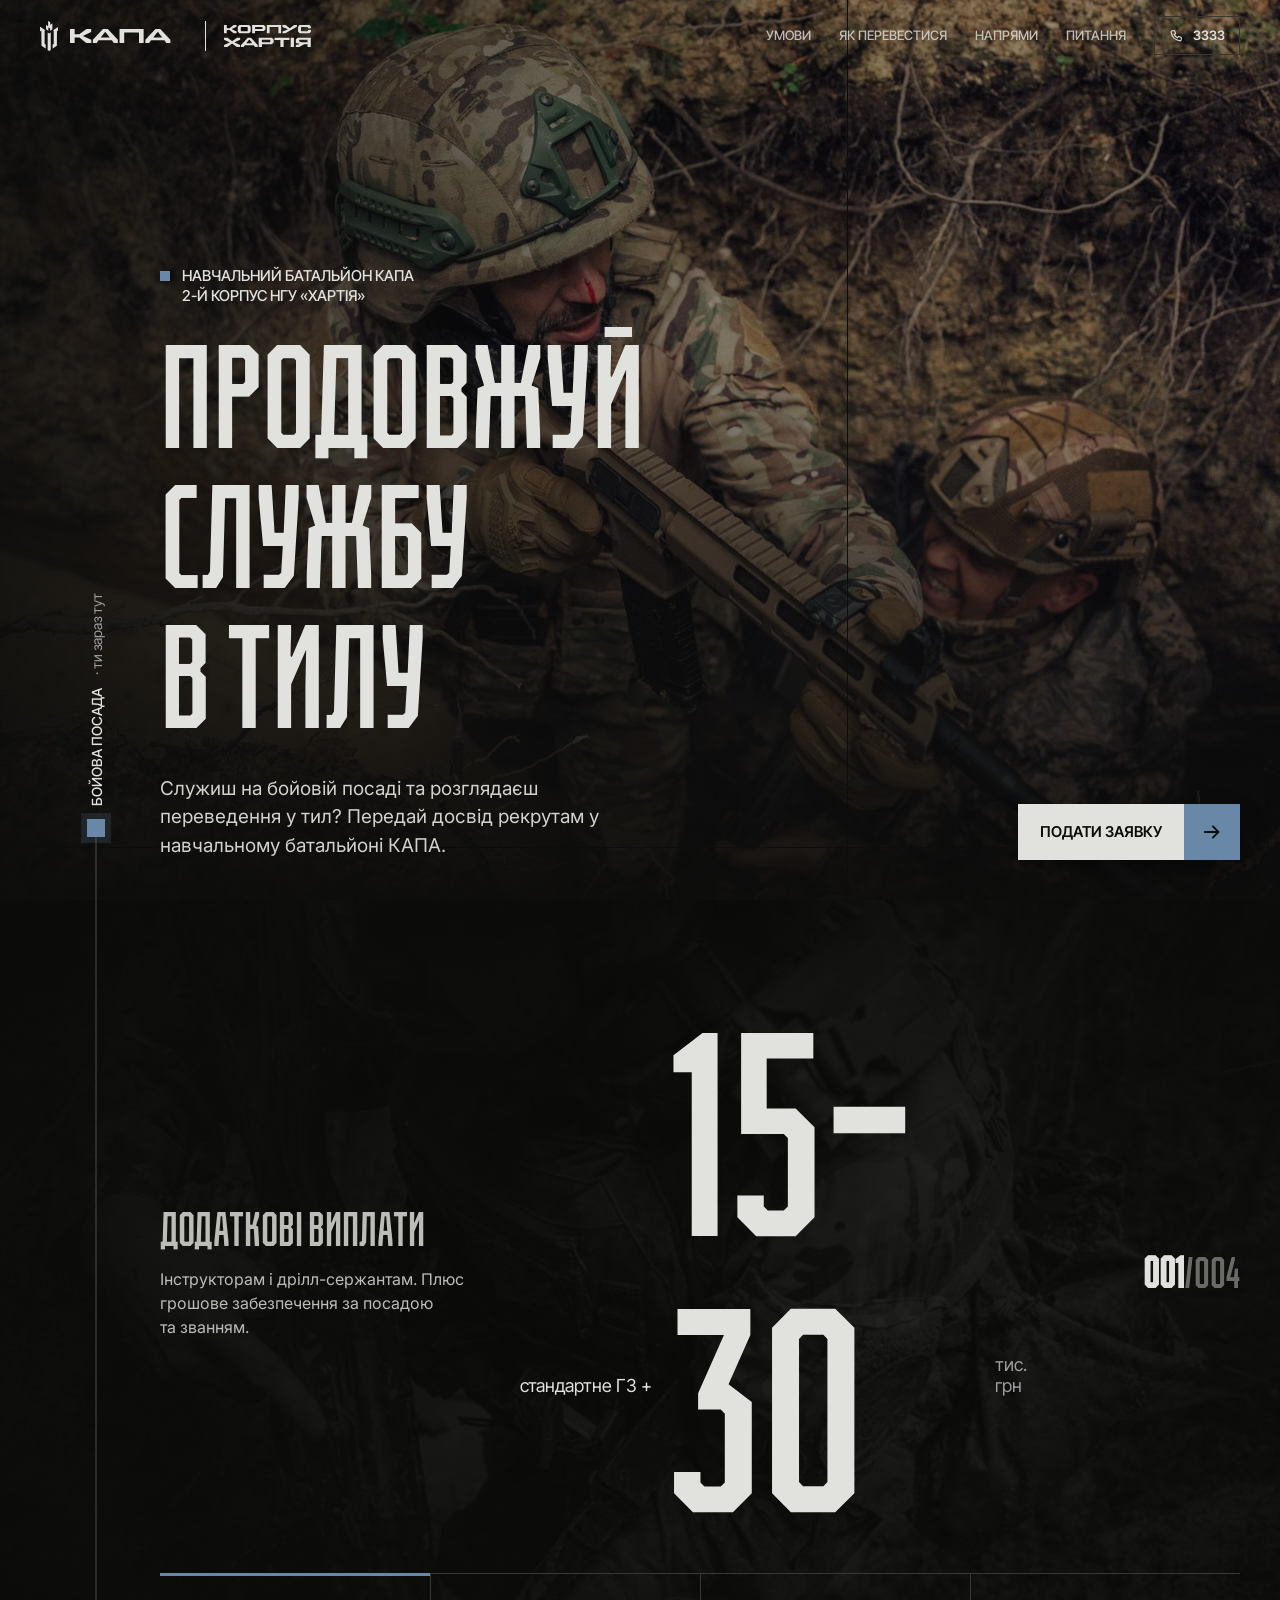
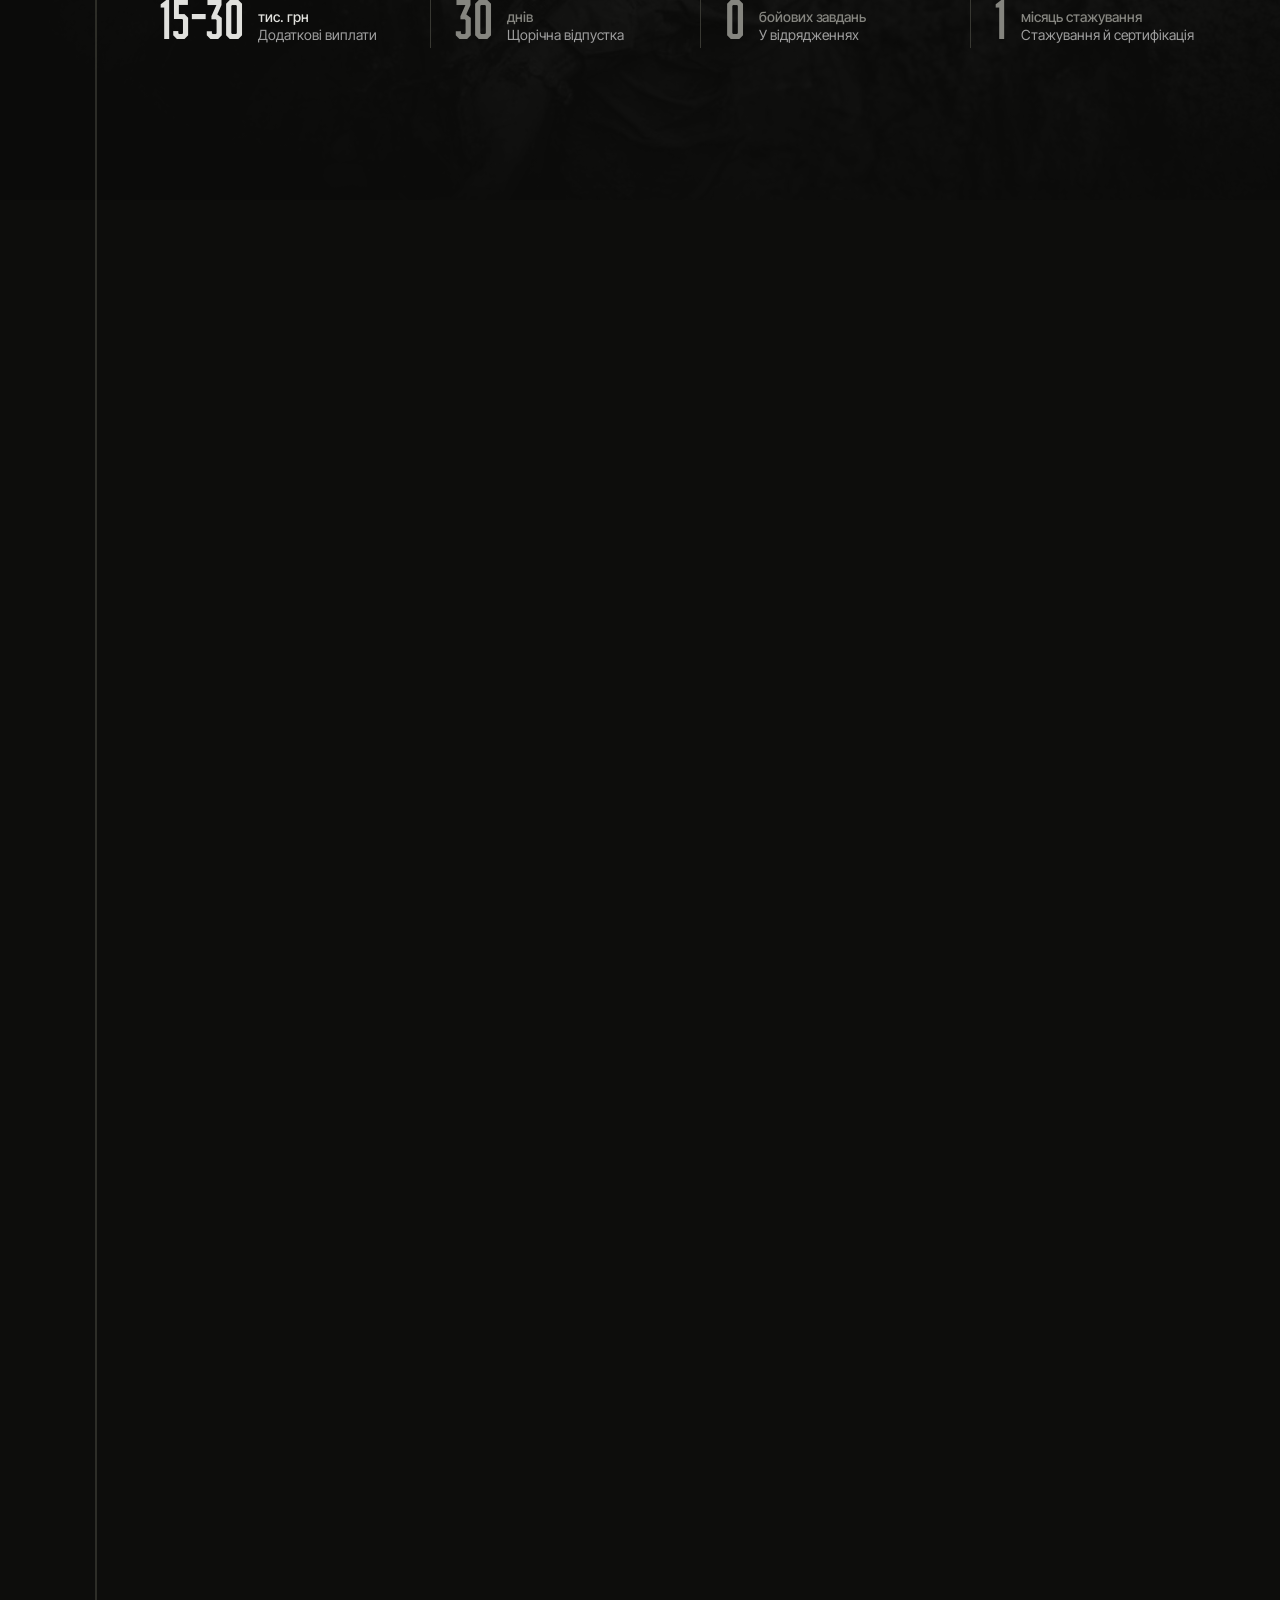
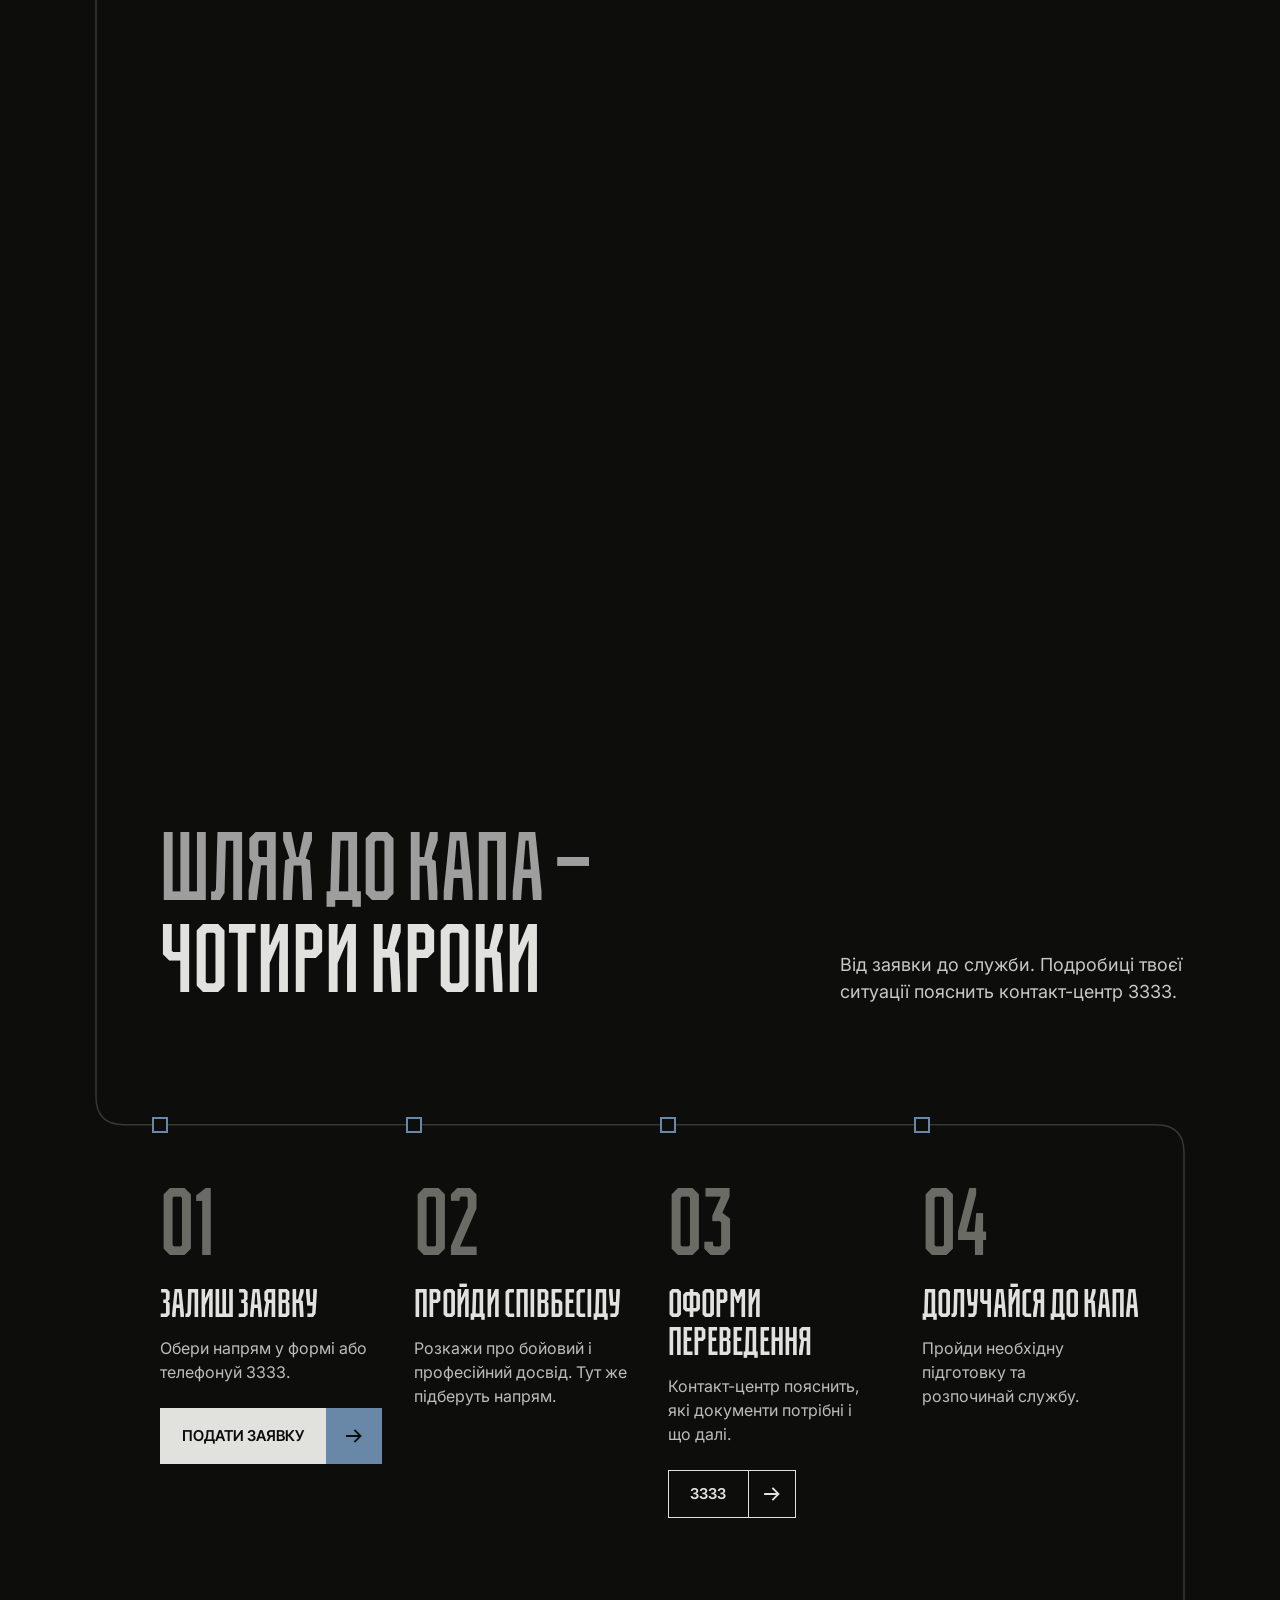
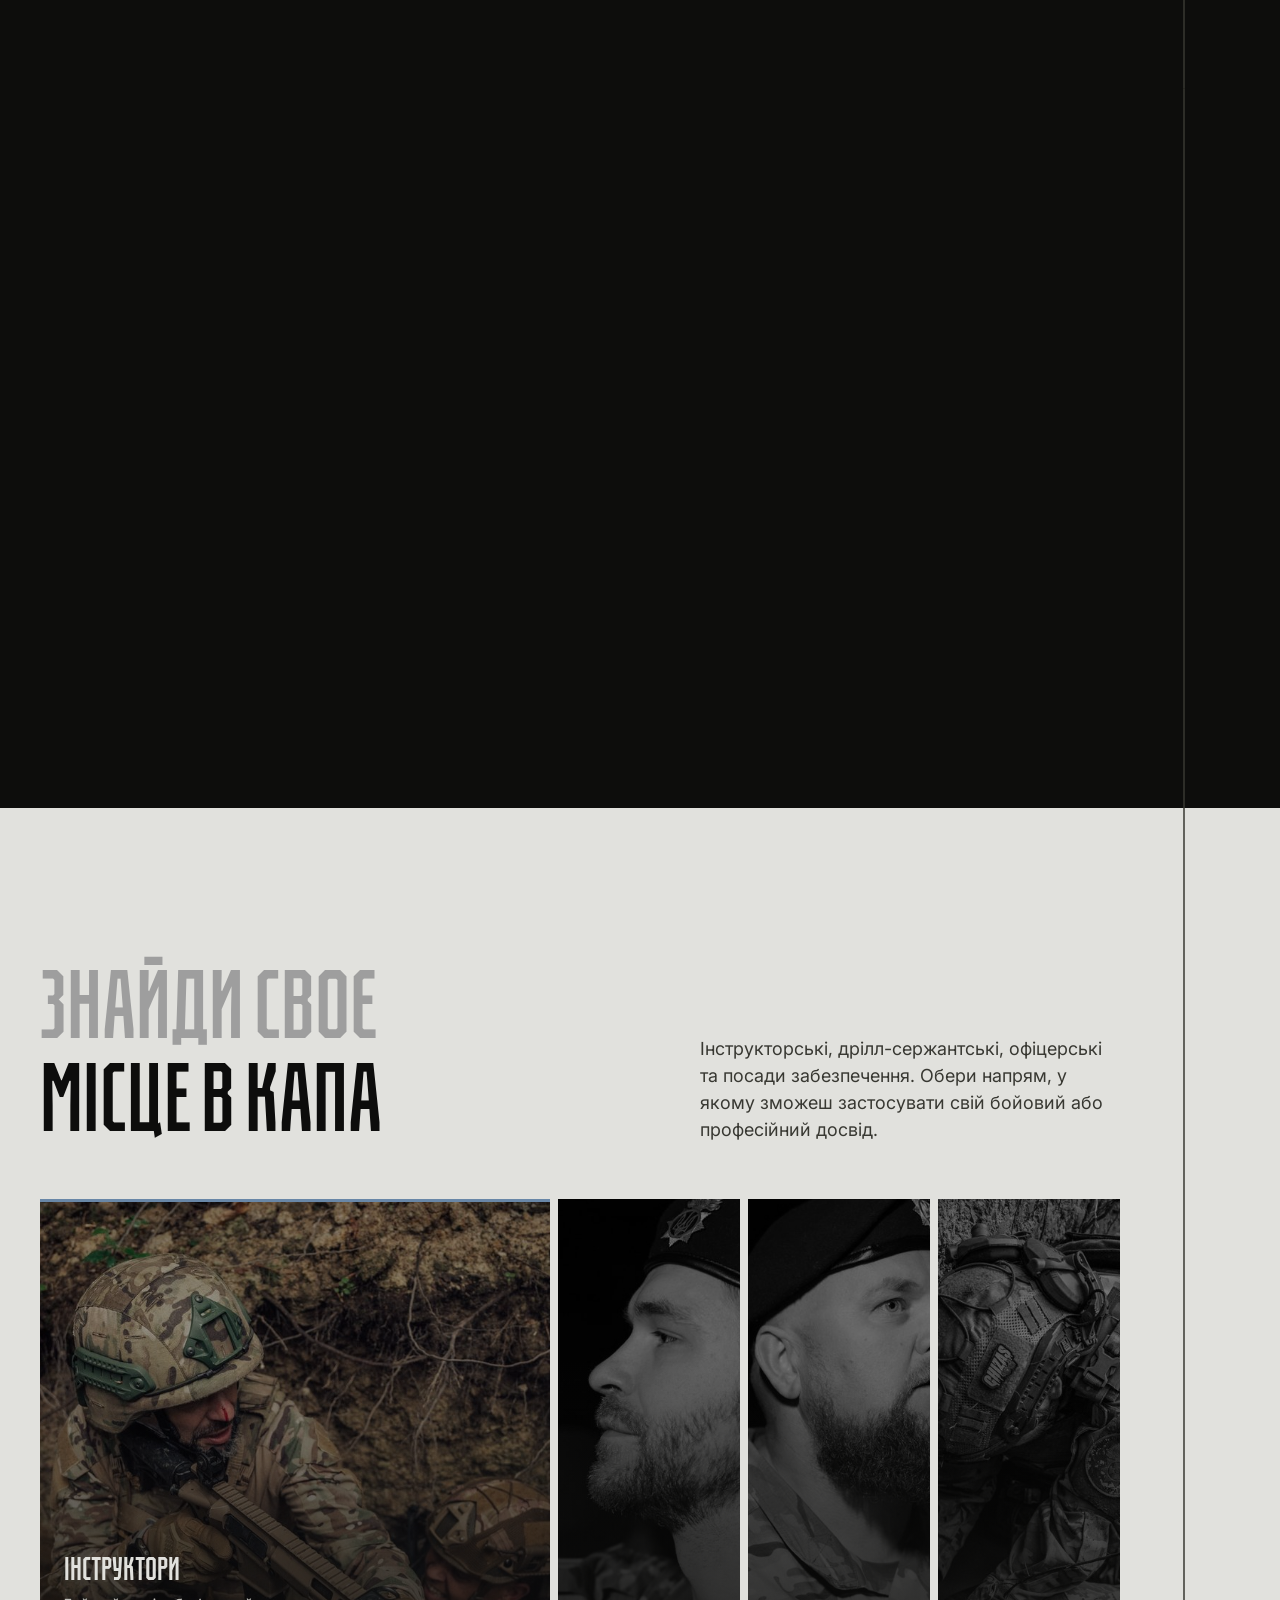
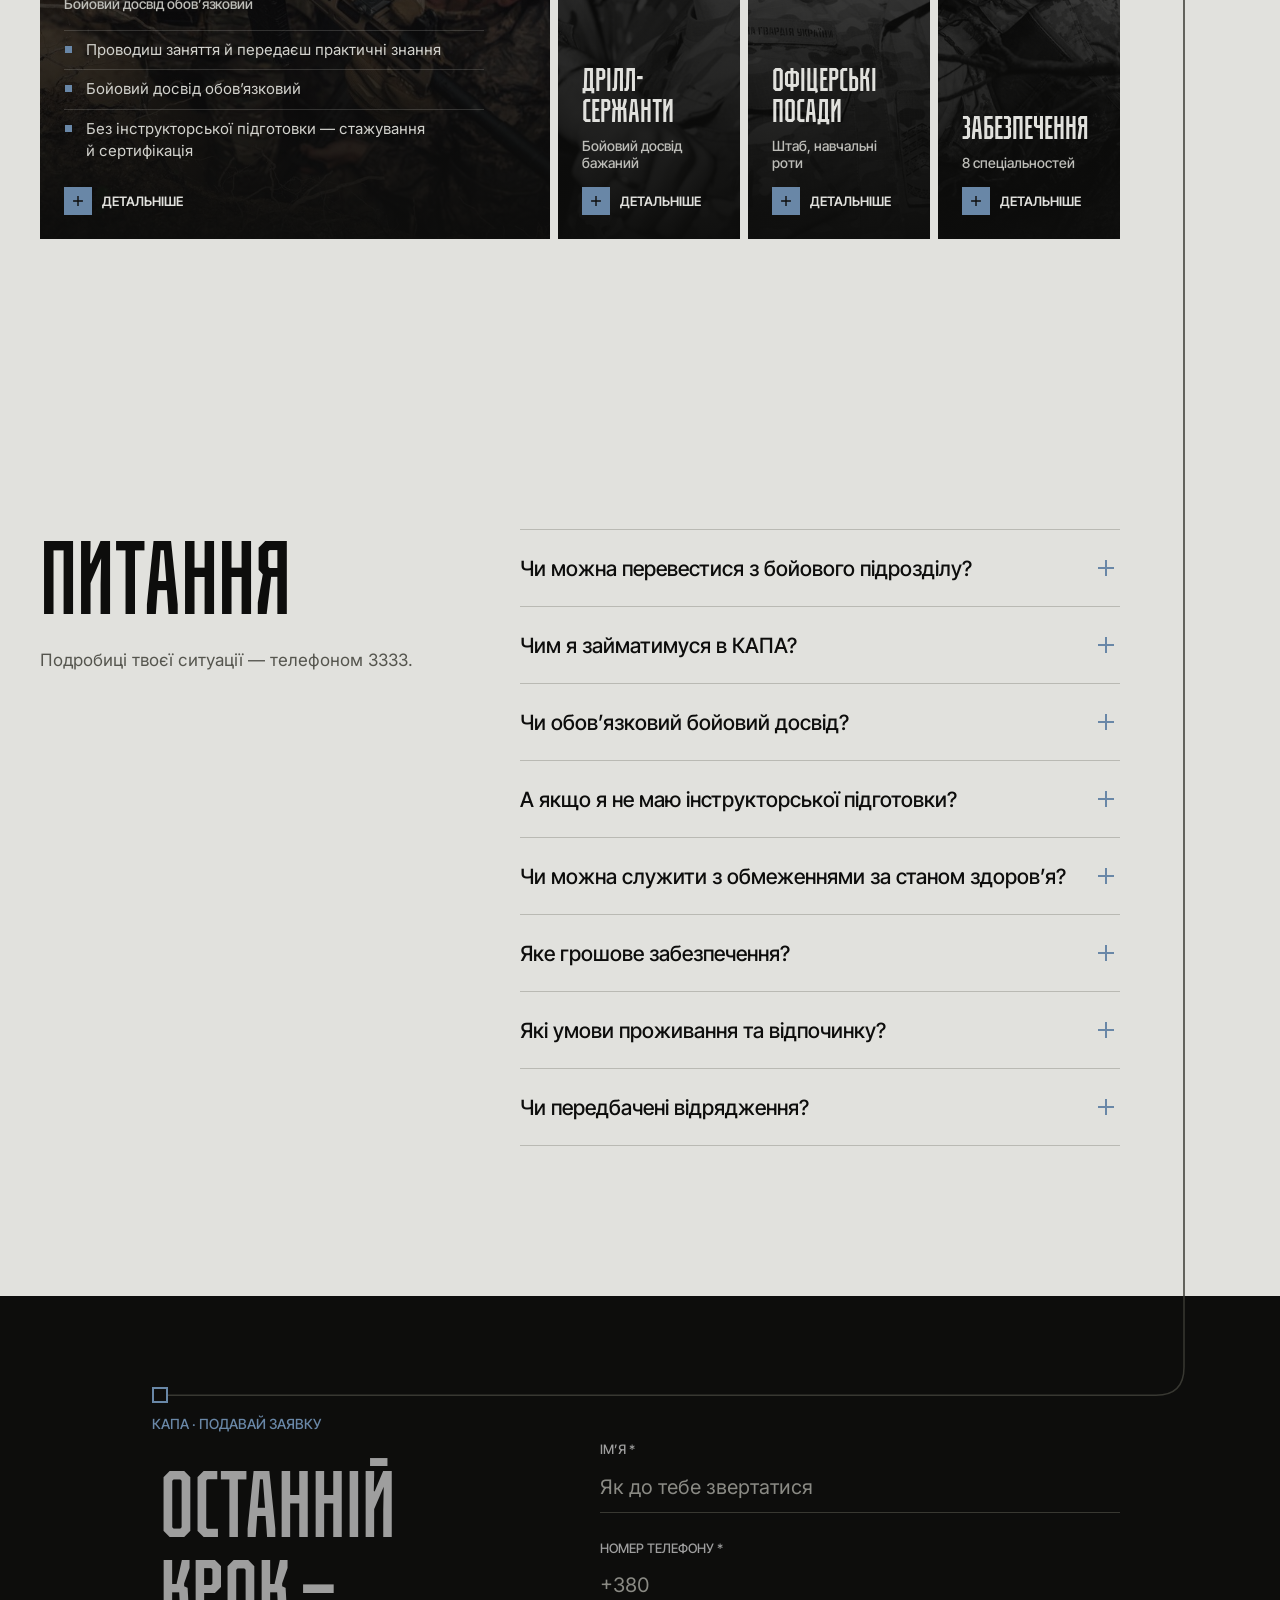
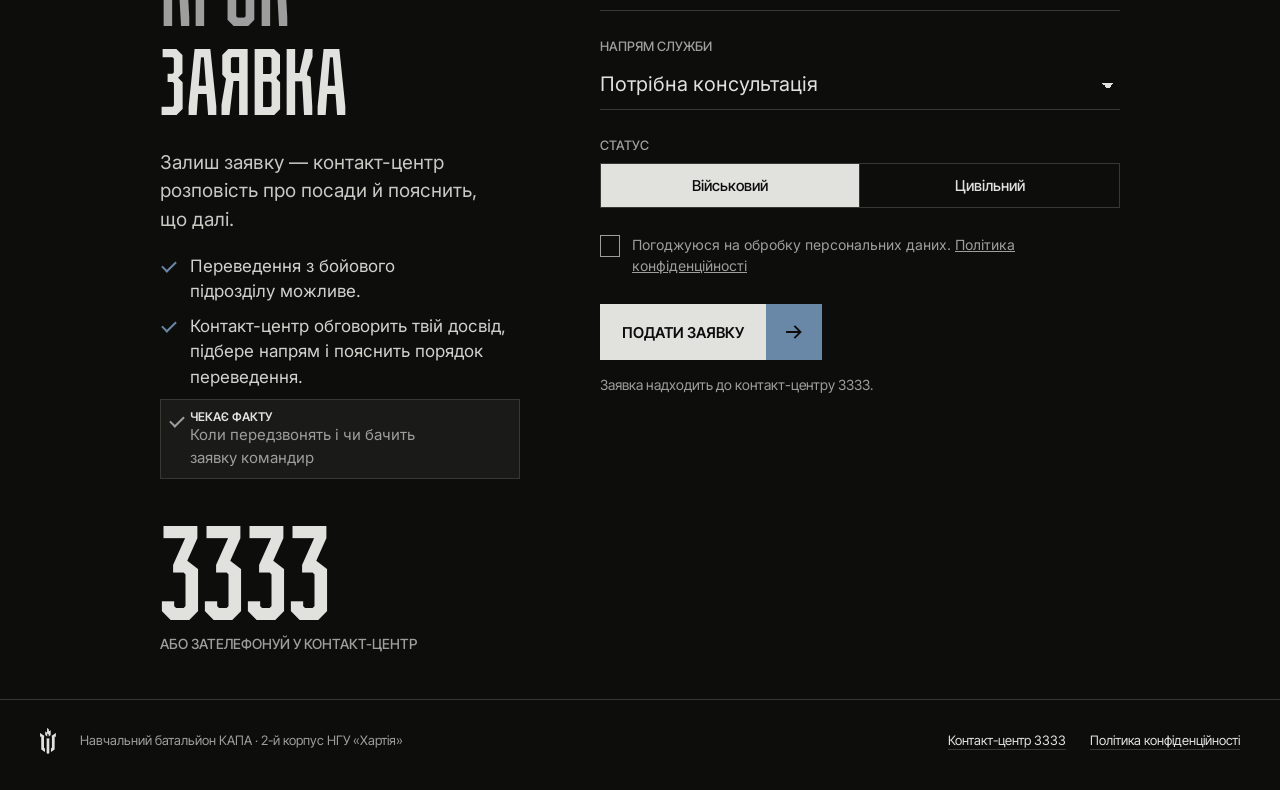
<file: index.html>
<!doctype html><html lang="uk"><head><meta charset="utf-8"><meta name="viewport" content="width=device-width,initial-scale=1,viewport-fit=cover">
<title>Служба в тилу — навчальний батальйон КАПА</title>
<meta name="description" content="Служиш на бойовій посаді та розглядаєш переведення у тил? Передай досвід рекрутам у навчальному батальйоні КАПА. Заявка або контакт-центр 3333.">
<meta name="robots" content="noindex,nofollow"><meta name="theme-color" content="#0D0D0C">
<meta property="og:type" content="website"><meta property="og:locale" content="uk_UA"><meta property="og:title" content="Служба в тилу — навчальний батальйон КАПА">
<meta property="og:description" content="Служиш на бойовій посаді та розглядаєш переведення у тил? Передай досвід рекрутам у навчальному батальйоні КАПА. Заявка або контакт-центр 3333."><meta property="og:image" content="a/og.jpg">
<link rel="icon" href="a/favicon.svg" type="image/svg+xml"><link rel="icon" href="a/favicon-32.png" sizes="32x32" type="image/png"><link rel="apple-touch-icon" href="a/apple-touch-icon.png">
<link rel="preload" href="a/khartia-cond-medium.woff2" as="font" type="font/woff2" crossorigin><link rel="preload" href="a/hero-wide.jpg" as="image">
<link rel="stylesheet" href="base.css"><style>:root{--rail:96px}
main{position:relative}
.path{position:absolute;left:0;top:0;pointer-events:none;z-index:5;overflow:visible}
.path .bgp{stroke:#383832;stroke-width:1.5;fill:none}
.path .fg{stroke:var(--kapa);stroke-width:3;fill:none;stroke-linecap:square}
.tip{position:absolute;left:0;top:0;z-index:6;width:18px;height:18px;margin:-9px 0 0 -9px;background:var(--kapa);pointer-events:none;box-shadow:0 0 0 6px rgba(105,135,167,.18)}
.node{position:relative}
.node .sq{position:absolute;width:16px;height:16px;margin:-8px 0 0 -8px;background:var(--ink);box-shadow:inset 0 0 0 2px var(--kapa);z-index:7;transition:background .4s}
.on-l .node .sq{background:var(--paper)}
.node.is-hit .sq{background:var(--kapa)}
.pad{padding-left:calc(var(--rail) + 64px);padding-right:var(--g)}
.how{padding-top:150px;padding-bottom:170px}
.how .top{display:grid;grid-template-columns:minmax(0,1fr) 400px;gap:40px;align-items:end;margin-bottom:120px}
.how h2{font-size:clamp(76px,7.6vw,124px)}
.how h2 span{color:#9E9E9E}
.how .top p{margin:0;color:#C9C9C4;font-size:18px}
.how ol{list-style:none;margin:0;padding:0;display:grid;grid-template-columns:repeat(4,minmax(0,1fr));gap:32px;margin-right:calc(var(--rail) - var(--g) + 40px)}
.how li{position:relative;padding-top:56px}
.how li .node{position:absolute;left:0;top:0}
.how li .no{font-family:"Khartia";font-size:96px;line-height:.85;color:#2E2E2B;transition:color .6s}
.how li.is-hit .no{color:var(--paper)}
.how li h3{font-size:40px;margin:22px 0 14px}
.how li p{margin:0;color:#BDBDB8;font-size:16px;max-width:30ch}
.how li .act{margin-top:24px}
.how .foot{margin-top:80px;display:flex;gap:16px;align-items:center;color:var(--mute);font-family:"Inter Tight";font-size:15px}
/* кроки до шляху — читабельні */
.how li .no{color:#55554F}
/* 1 герой: фон — фото, потім відео */
.hero{position:relative;height:100vh;min-height:760px;overflow:hidden}
.hero .bg{position:absolute;inset:0;width:100%;height:100%;object-fit:cover;object-position:50% 35%}
.mo .hero .bg{animation:heroIn 2.4s var(--ease) both}
@keyframes heroIn{from{transform:scale(1.08);filter:brightness(.4)}to{transform:none;filter:none}}
.hero::after{content:"";position:absolute;inset:0;background:linear-gradient(90deg,rgba(13,13,12,.88) 0%,rgba(13,13,12,.4) 55%,rgba(13,13,12,.15) 100%),linear-gradient(0deg,rgba(13,13,12,.95) 0%,rgba(13,13,12,.4) 38%,transparent 60%)}
.hero .l{position:absolute;left:0;right:0;bottom:0;z-index:2;padding-bottom:40px}
.hero h1{font-size:clamp(80px,8.8vw,148px);margin-bottom:28px}
.hero .sub{max-width:480px;margin:0 0 48px;font-size:19px;color:#D2D2CD}
.hero .start{position:absolute;left:var(--rail);bottom:72px;z-index:3}
.hero .start .lb{position:absolute;left:-8px;bottom:22px;white-space:nowrap;color:var(--paper);writing-mode:vertical-rl;transform:rotate(180deg)}
.hero .start .lb em{font-style:normal;color:var(--mute);text-transform:none;font-weight:400;margin-top:10px}
.dt{display:grid;grid-template-columns:repeat(4,minmax(0,220px));gap:8px}
.dt a{display:grid;grid-template-columns:56px minmax(0,1fr);gap:12px;align-items:center;padding:8px 12px 8px 8px;background:rgba(13,13,12,.62);backdrop-filter:blur(8px);box-shadow:inset 0 0 0 1px rgba(225,225,221,.14);text-decoration:none;color:var(--paper);transition:background .3s,box-shadow .3s}
.dt a:hover{background:rgba(13,13,12,.85);box-shadow:inset 0 0 0 1px var(--kapa)}
.dt img{width:56px;height:56px;object-fit:cover;filter:grayscale(.5)}
.dt b{display:block;font:500 22px/.95 "Khartia";text-transform:uppercase}
.dt span{display:block;font:400 12.5px/1.3 "Inter Tight";color:var(--mute);margin-top:4px}

/* 2 переваги: усі 4 видно, активна велика */
.fx{height:330vh;position:relative}
.fx .st{position:sticky;top:0;height:100vh;overflow:hidden;display:grid;grid-template-rows:1fr auto;padding-top:72px}
.fx .bg2{position:absolute;inset:-4%;background:url(a/okop.jpg) 50% 40%/cover;filter:grayscale(1) brightness(.5);opacity:.22}
.fx .bg2::after{content:"";position:absolute;inset:0;background:radial-gradient(ellipse at 60% 45%,transparent 15%,var(--ink) 72%)}
.fx .big{position:relative;display:grid;grid-template-columns:320px minmax(0,1fr) 160px;align-items:center;gap:40px}
.fx .lab{position:relative;height:200px}
.fx .lab>div{position:absolute;inset:0;display:flex;flex-direction:column;justify-content:center;transition:opacity .5s var(--ease),transform .7s var(--ease)}
.fx .lab>div:not(.on){opacity:0;transform:translateY(14px)}
.fx .lab .kh{font-size:48px;margin-bottom:14px}
.fx .lab p{margin:0;color:#BDBDB8;font-size:16px}
.fx .num{position:relative;height:min(40vh,320px)}
.fx .n{position:absolute;inset:0;display:flex;justify-content:center;align-items:center;gap:20px;transition:opacity .6s var(--ease),transform .9s var(--ease),filter .6s}
.fx .n b{font-family:"Khartia";font-weight:500;font-size:min(34vh,290px);line-height:.95}
.fx .n small{font-family:"Inter Tight";font-size:18px;align-self:flex-end;margin-bottom:4vh;color:var(--mute);max-width:130px;line-height:1.2}
.fx .n.prev{opacity:0;transform:translateY(-24%) scale(.85);filter:blur(6px)}
.fx .n.next{opacity:0;transform:translateY(24%) scale(.9);filter:blur(8px)}
.fx .idx{font-family:"Khartia";font-size:44px;line-height:.95;text-align:right}
.fx .idx span{color:#6b6b66}
.fx .row{position:relative;display:grid;grid-template-columns:repeat(4,minmax(0,1fr));gap:0;margin-bottom:120px;border-top:1px solid var(--line)}
.fx .row button{all:unset;cursor:pointer;position:relative;padding:22px 24px 4px 0;display:grid;grid-template-columns:auto 1fr;gap:4px 14px;align-items:end;color:#85857f;transition:color .5s var(--ease)}
.fx .row button+button{padding-left:24px;border-left:1px solid var(--line)}
.fx .row button::before{content:"";position:absolute;left:0;right:0;top:-1px;height:3px;background:var(--kapa);transform:scaleX(0);transform-origin:left;transition:transform .7s var(--ease)}
.fx .row button.on{color:var(--paper)}
.fx .row button.on::before{transform:none}
.fx .row button:focus-visible{outline:2px solid var(--kapa);outline-offset:4px}
.fx .row b{font:500 56px/.85 "Khartia"}
.fx .row span{font:500 14px/1.3 "Inter Tight"}
.fx .row span em{display:block;font-style:normal;font-weight:400;color:var(--mute)}

/* 4 посади: чотири рядки, один розгорнутий */
.pos{background:var(--paper);color:var(--ink);padding:150px calc(var(--rail) + 64px) 150px var(--g)}
.pos .top{display:grid;grid-template-columns:minmax(0,1fr) 420px;gap:40px;align-items:end;margin-bottom:56px}
.pos h2{font-size:clamp(76px,7.6vw,124px)}
.pos h2 span{color:#9E9E9E}
.pos .top p{margin:0;color:#383832;font-size:18px}
.acc{border-bottom:1px solid #B9B9B3}
.acc>button{all:unset;box-sizing:border-box;cursor:pointer;width:100%;display:grid;grid-template-columns:72px minmax(0,1fr) minmax(0,.9fr) 260px 48px;gap:24px;align-items:center;padding:22px 0;border-top:1px solid #B9B9B3;transition:background .3s}
.acc>button:hover{background:#D8D8D3}
.acc>button:focus-visible{outline:2px solid var(--kapa);outline-offset:-2px}
.acc .no{font:500 15px "Inter Tight";color:#55554e;padding-left:4px}
.acc .nm{font:500 clamp(40px,3.6vw,56px)/.95 "Khartia";text-transform:uppercase}
.acc .tg{font-size:17px;color:#383832}
.acc .rq{justify-self:start;font:600 13px "Inter Tight";text-transform:uppercase;padding:6px 10px;box-shadow:inset 0 0 0 1px var(--kapa);color:#3E5A78}
.acc .pl{width:48px;height:48px;display:grid;place-items:center;background:var(--ink);color:var(--paper);transition:background .3s}
.acc .pl svg{width:18px;transition:transform .45s var(--ease)}
.acc.open .pl{background:var(--kapa);color:var(--ink)}
.acc.open .pl svg{transform:rotate(45deg)}
.acc .bd{display:grid;grid-template-rows:0fr;transition:grid-template-rows .6s var(--ease)}
.acc.open .bd{grid-template-rows:1fr}
.acc .bd>div{overflow:hidden}
.acc .in{display:grid;grid-template-columns:72px 380px minmax(0,1fr);gap:24px;padding:8px 0 36px}
.acc .in img{grid-column:2;width:100%;height:280px;object-fit:cover}
.acc .tx{display:grid;grid-template-columns:repeat(3,minmax(0,1fr));gap:24px 28px;align-content:start}
.acc .tx h3{margin:0 0 6px;font:600 13px "Inter Tight";text-transform:uppercase;color:#55554e}
.acc .tx p{margin:0;font-size:15.5px;line-height:1.45;color:#2a2a27}
.acc .tx ul{margin:0;padding:0;list-style:none;columns:2;column-gap:28px;font-size:15.5px;color:#2a2a27}
.acc .tx ul li{padding:7px 0;border-top:1px solid #C6C6C0;break-inside:avoid}
.acc .tx .go{grid-column:1/-1;margin-top:8px}

/* форма й питання */
.fm{display:grid;grid-template-columns:minmax(0,1fr) 520px;gap:80px;padding-top:150px;padding-bottom:150px;padding-right:calc(var(--rail) + 64px)}
.fm h2{font-size:clamp(76px,7.6vw,124px);margin-bottom:28px}
.fm h2 span{color:#9E9E9E}
.fm .lede{max-width:480px;margin:0 0 28px;font-size:19px;color:#C9C9C4}
.fm .calm{list-style:none;margin:0 0 56px;padding:0;max-width:480px;display:grid;gap:12px}
.fm .calm li{position:relative;padding-left:30px;font-size:17px;color:#D2D2CD}
.fm .calm li::before{content:"";position:absolute;left:2px;top:7px;width:12px;height:6px;border:2px solid var(--kapa);border-top:0;border-right:0;transform:rotate(-45deg)}
.fm .calm li.todo{padding:10px 14px 10px 30px;background:#1A1A18;box-shadow:inset 0 0 0 1px var(--line);color:var(--mute);font-size:15px}
.fm .calm li.todo::before{border-color:var(--mute);left:10px;top:17px}
.fm .calm li.todo b{display:block;font:600 12px "Inter Tight";text-transform:uppercase;color:var(--paper)}
.fm .end{position:relative;height:1px;margin-bottom:72px}
.fm .end .lb{position:absolute;left:-8px;top:20px;white-space:nowrap;color:var(--kapa)}
.fm form{padding-top:110px}
.fm .tel{display:inline-block;font-family:"Khartia";font-size:200px;line-height:.8;text-decoration:none;margin-top:16px;transition:color .3s}
.fm .tel:hover{color:var(--kapa)}
.qa{background:var(--paper);color:var(--ink);padding:140px calc(var(--rail) + 64px) 150px var(--g);display:grid;grid-template-columns:minmax(0,1fr) minmax(0,1.5fr);gap:80px}
.qa h2{font-size:104px;position:sticky;top:120px;align-self:start}
.qa .faq details{border-color:#B9B9B3}
.qa .faq summary:hover{color:#000}
.qa .faq details p{color:#383832}
@media (max-width:720px){
 :root{--rail:18px}.pad{padding-left:48px;padding-right:var(--g)}
 .hero h1{font-size:58px}.hero .sub{font-size:16px;margin-bottom:24px}.hero .l{padding-bottom:100px}.hero .start{display:none}.dt{grid-template-columns:1fr 1fr}.dt b{font-size:17px}.dt span span{display:none}.dt a{grid-template-columns:40px 1fr}.dt img{width:40px;height:40px}
 .fx .big{grid-template-columns:1fr;gap:0}.fx .lab{height:150px;order:2}.fx .idx{display:none}.fx .n b{font-size:28vw}.fx .n small{display:none}.fx .num{height:30vh}.fx .row{grid-template-columns:1fr 1fr;margin-bottom:96px}.fx .row b{font-size:36px}.fx .row button+button{padding-left:12px}.fx .row button:nth-child(3){padding-left:0;border-left:0}
 .how .top,.pos .top,.fm,.qa{grid-template-columns:1fr;gap:40px}.how h2,.pos h2,.fm h2{font-size:60px}
 .how ol{grid-template-columns:1fr;gap:48px;margin-right:0}.how li{padding-top:0}.how li .node{left:-30px;top:8px}.how li .no{font-size:64px}
 .pos{padding:90px var(--g) 90px 48px}.acc>button{grid-template-columns:1fr 48px;gap:8px}.acc .no,.acc .tg,.acc .rq{display:none}.acc .in{grid-template-columns:1fr}.acc .in img{grid-column:1;height:220px}.acc .tx{grid-template-columns:1fr}
 .fm{padding:90px var(--g) 90px 48px}.fm form{padding-top:0}.fm .tel{font-size:120px}.qa{padding:90px var(--g)}.qa h2{position:static;font-size:60px}
}

/* заголовок героя більший (Данило 25.11) */
.hero h1{font-size:clamp(96px,min(11.5vw,19vh),196px)}
@media (max-width:720px){.hero h1{font-size:80px}}
@media (prefers-reduced-motion:reduce){.tip .cube{transition:none}.cl img{transform:none!important;transition:filter .3s}}
/* impeccable 25.11: читабельність і кнопка поверх контенту */
p,li{text-wrap:pretty}
.how li .no{color:#6B6B66}
.fx .row{margin-bottom:152px}
@media (max-width:720px){.fx .row{margin-bottom:112px}.fx .row span em{font-size:13px}.hd .tel{min-height:44px;box-sizing:border-box}.ft .r a{display:inline-block;padding:12px 0}.chk.fld{padding:4px 0}}
/* кубик-вершина */
.tip{background:none;box-shadow:none}
.tip .cube{position:absolute;inset:0;background:var(--kapa);box-shadow:0 0 0 6px rgba(105,135,167,.18)}

/* B «Лічильник»: кубик обертається разом із прокруткою, мітка в куті показує номер переваги, під ним 4 поділки */
.tip .cube{transition:transform .65s cubic-bezier(.3,1.45,.5,1),background .3s}
.tip .cube::after{content:"";position:absolute;left:3px;top:3px;width:5px;height:5px;background:var(--ink);opacity:0;transition:opacity .3s}
.tip.fx-on .cube::after{opacity:1}
.tip .dots{position:absolute;left:5px;top:34px;display:grid;gap:7px;opacity:0;transition:opacity .4s}
.tip.fx-on .dots{opacity:1}
.tip .dots i{display:block;width:8px;height:8px;box-shadow:inset 0 0 0 1.5px var(--kapa);transition:background .3s}
.tip .dots i.on{background:var(--kapa)}

/* Посади 2 «Колонки»: 4 фото-колонки, наведена розширюється й відкриває 3 пункти */
.gal{display:flex;gap:8px;height:min(78vh,640px)}
.cl{all:unset;box-sizing:border-box;position:relative;flex:1 1 0;min-width:0;overflow:hidden;cursor:pointer;background:var(--ink);color:var(--paper);transition:flex-grow .75s var(--ease)}
.cl.open{flex-grow:2.8}
.cl:focus-visible{outline:2px solid var(--kapa);outline-offset:3px}
.cl img{position:absolute;inset:0;width:100%;height:100%;object-fit:cover;filter:grayscale(1) brightness(.55);transition:filter .7s,transform 1.2s var(--ease);transform:scale(1.06)}
.cl.open img{filter:grayscale(.15) brightness(.7);transform:none}
.cl::after{content:"";position:absolute;inset:0;background:linear-gradient(0deg,rgba(13,13,12,.95) 0%,rgba(13,13,12,.5) 45%,transparent 75%)}
.cl .tx{position:absolute;left:24px;right:24px;bottom:24px;z-index:2}
.cl .nm{display:block;font:500 clamp(30px,2.6vw,44px)/.95 "Khartia";text-transform:uppercase;hyphens:none}
.cl .rq{display:block;margin-top:10px;font:500 14px "Inter Tight";color:#BDBDB8}
.cl .more{display:grid;grid-template-rows:0fr;transition:grid-template-rows .6s var(--ease)}
.cl.open .more{grid-template-rows:1fr}
.cl .more>div{overflow:hidden;min-width:340px}
.cl ul{margin:18px 0 22px;padding:0;list-style:none;max-width:420px}
.cl li{padding:8px 0 8px 22px;border-top:1px solid rgba(225,225,221,.18);font-size:15px;color:#D2D2CD;position:relative}
.cl li::before{content:"";position:absolute;left:1px;top:15px;width:7px;height:7px;background:var(--kapa)}
.cl .bar{position:absolute;left:0;right:0;top:0;height:3px;background:var(--kapa);transform:scaleX(0);transform-origin:left;transition:transform .7s var(--ease);z-index:2}
.cl.open .bar{transform:none}
@media (max-width:720px){.gal{flex-direction:column;height:auto}.cl{flex:none;height:110px;transition:height .6s var(--ease)}.cl.open{height:460px}.cl .nm{font-size:32px}.cl .more>div{min-width:0}}

/* раунд 8 · 1: оберт кубика без перехльосту (позиція — див. PATH_JS) */
.tip .cube{transition:transform .42s cubic-bezier(.3,1.1,.5,1),background .3s}
/* раунд 8 · 4: заголовок і підрядок «Питання» їдуть разом */
.qa h2{position:static}
.qa>div:first-child{position:sticky;top:120px;align-self:start}
@media (max-width:720px){.qa>div:first-child{position:static}}
/* раунд 8 · 3: колонки посад — ознака «Детальніше», дія у вікні */
.cl .dl{display:inline-flex;align-items:center;gap:10px;margin-top:16px;font:600 13px "Inter Tight";text-transform:uppercase;color:var(--paper)}
.cl .dl i{width:28px;height:28px;display:grid;place-items:center;background:var(--kapa);color:var(--ink);transition:transform .35s var(--ease)}
.cl .dl svg{width:14px;height:14px}
.cl:hover .dl i,.cl:focus-visible .dl i{transform:rotate(90deg)}
.cl ul{margin:18px 0 0}
/* вікно посади */
html.md-lock{overflow:hidden}
.md{position:fixed;inset:0;z-index:60;display:flex;align-items:center;justify-content:center;padding:40px}
.md[hidden]{display:none}
.md .bk{position:absolute;inset:0;background:rgba(13,13,12,.82);backdrop-filter:blur(6px)}
.md .pn{position:relative;display:none;grid-template-columns:minmax(0,5fr) minmax(0,7fr);width:min(1120px,100%);height:min(760px,calc(100vh - 80px));background:var(--ink);color:var(--paper);box-shadow:inset 0 0 0 1px var(--line),0 30px 80px -20px rgba(0,0,0,.7)}
.md .pn.on{display:grid}
.md .ph8{position:relative;overflow:hidden}
.md .ph8 img{position:absolute;inset:0;width:100%;height:100%;object-fit:cover;filter:grayscale(.15) brightness(.8)}
.md .ph8::after{content:"";position:absolute;left:0;right:0;top:0;height:3px;background:var(--kapa)}
.md .sc{overflow-y:auto;overscroll-behavior:contain;padding:48px 48px 40px}
.md .tg{font:500 14px "Inter Tight";text-transform:uppercase;color:var(--kapa)}
.md h2{font-size:clamp(48px,5vw,76px);margin:14px 0 16px;padding-right:56px}
.md .rq{display:inline-block;font:500 14px "Inter Tight";color:var(--paper);padding:8px 12px;box-shadow:inset 0 0 0 1px var(--line)}
.md dl{margin:32px 0 0}
.md dt{font:500 14px "Inter Tight";text-transform:uppercase;color:var(--mute);padding-top:18px;border-top:1px solid var(--line)}
.md dd{margin:8px 0 18px;font-size:17px;line-height:1.5;color:#D2D2CD;max-width:560px}
.md dd ul{margin:4px 0 0;padding:0;list-style:none}
.md dd li{padding:8px 0 8px 22px;border-top:1px solid rgba(225,225,221,.12);position:relative}
.md dd li:first-child{border-top:0}
.md dd li::before{content:"";position:absolute;left:1px;top:17px;width:7px;height:7px;background:var(--kapa)}
.md .go{margin-top:28px;display:flex;flex-wrap:wrap;gap:16px;align-items:center}
.md .go small{font:400 14px "Inter Tight";color:var(--mute)}
.md .go small a{color:inherit}
.md .x{all:unset;box-sizing:border-box;position:absolute;right:16px;top:16px;z-index:2;width:48px;height:48px;display:grid;place-items:center;cursor:pointer;color:var(--paper);background:var(--ink);box-shadow:inset 0 0 0 1px var(--line);transition:background .25s}
.md .x:hover{background:#1c1c1a}
.md .x:focus-visible{outline:2px solid var(--kapa);outline-offset:2px}
.md .x svg{width:20px;height:20px}
.mo .md .bk{transition:opacity .35s var(--ease)}
.mo .md .pn{transition:opacity .35s var(--ease),transform .5s var(--ease)}
.mo .md.in .bk{opacity:1}
.mo .md:not(.in) .bk{opacity:0}
.mo .md:not(.in) .pn{opacity:0;transform:translateY(24px)}
@media (max-width:720px){
 .md{padding:0}
 .md .pn{grid-template-columns:1fr;grid-template-rows:auto;width:100%;height:100%;height:100dvh;overflow-y:auto;overscroll-behavior:contain}
 .md .pn.on{display:block}
 .md .ph8{height:240px}
 .md .sc{overflow:visible;padding:28px var(--g) 40px}
 .md h2{font-size:48px;padding-right:0}
 .md .x{position:fixed;right:12px;top:12px}
 .md .go .btn{width:100%;justify-content:space-between}
}

/* перший екран A: без плашок напрямів */
.hero .sub{margin-bottom:0}
@media (max-width:720px){.hero .sub{margin-bottom:0}}

/* раунд 8.1: «Шлях до КАПА» затримується, поки кубик проходить 4 кроки (десктоп) */
.how .hp{display:none}
.tip{z-index:8}
@media (min-width:721px){
 .howw{position:relative}
 .how{position:sticky;z-index:6;background:var(--ink)}
 .how .hp{display:block;position:absolute;left:0;top:0;z-index:0}
 .how>:not(.hp){position:relative;z-index:1}
}

/* раунд 8.2 (скриншоти Данила з телефона 25.11): текст героя не під кнопкою, назви колонок не обрізані */
@media (max-width:720px){
 .hero{height:auto;min-height:100vh;min-height:100svh;display:flex;flex-direction:column;justify-content:flex-end}
 .hero .l{position:relative;padding-top:140px;padding-bottom:calc(112px + env(safe-area-inset-bottom,0px))}
 .cl,.cl.open{height:auto;display:flex;flex-direction:column;justify-content:flex-end}
 .cl{min-height:150px}.cl.open{min-height:460px}
 .cl .tx{position:relative;left:auto;right:auto;bottom:auto;padding:48px 20px 20px}
}

/* раунд 8.3 (Данило 25.11, телефон): цифра переваги більша й з підписом поруч, як на десктопі */
@media (max-width:720px){
 .fx .num{height:max(30vh,46vw)}
 .fx .n{justify-content:flex-start;gap:14px}
 .fx .n b{font-size:clamp(150px,44vw,300px);white-space:nowrap}
 .fx .n small{display:block;font-size:16px;max-width:96px;margin-bottom:5vw}
}

/* раунд 8.4 (Данило 25.11): блок заявки на десктопі вміщається в один екран — розміри від висоти вікна */
@media (min-width:721px){
 .fm{box-sizing:border-box;min-height:100vh;padding-top:clamp(92px,11vh,150px);padding-bottom:clamp(32px,5vh,150px);align-items:start}
 .fm .end{margin-bottom:clamp(64px,7vh,80px)}
 .fm h2{font-size:min(clamp(76px,7.6vw,124px),10.4vh);margin-bottom:clamp(14px,2.4vh,28px)}
 .fm .lede{margin-bottom:clamp(14px,2.2vh,28px)}
 .fm .calm{margin-bottom:clamp(20px,4.4vh,56px);gap:clamp(6px,1vh,12px)}
 .fm .tel{font-size:min(200px,15vh);margin-top:0}
 .fm .tel+.lb{margin-top:8px!important}
 .fm form{padding-top:clamp(24px,5vh,110px)}
}
@media (min-width:721px) and (max-height:800px){
 .fm .calm li{font-size:15px}.fm .lede{font-size:17px}.fm .tel{font-size:12vh}.fm h2{font-size:9.4vh}.fm{padding-top:86px}
}

/* 8.5 шапка: | КОРПУС ХАРТІЯ */
.hd .unit.corps{display:flex;align-items:center;align-self:stretch;margin:auto 0;padding-left:18px;margin-left:6px;border-left:1px solid currentColor;height:30px;color:var(--paper)}
.hd .unit.corps svg{height:22px;width:auto;display:block}
.hd.on-light:not(.is-solid) .unit.corps{color:var(--ink)}

.hero .kick{margin:0 0 22px;font:500 15px/1.3 "Inter Tight",sans-serif;text-transform:uppercase;letter-spacing:0;color:var(--paper);display:flex;align-items:center;gap:12px}
.hero .kick::before{content:"";width:10px;height:10px;background:var(--kapa);flex:none}
@media (max-width:720px){.hd .unit.corps{display:none}.hero .kick{font-size:12px;margin-bottom:16px;gap:10px}.hero .kick::before{width:8px;height:8px}}

/* раунд 9 · 1: корпус окремим рядком, квадрат на рівні першого рядка */
.hero .kick{align-items:flex-start}
.hero .kick::before{margin-top:calc((1.3em - 10px)/2)}
@media (max-width:720px){.hero .kick::before{margin-top:calc((1.3em - 8px)/2)}}

/* раунд 9 · 2: «стандартне ГЗ +» перед сумою; на мобільній — рядком над цифрою */
/* класи .n перемикає скрипт, тому чіпляємось за перший .n */
.fx .n small.pre{color:var(--paper);white-space:nowrap}
@media (max-width:720px){
 .fx .num>.n:first-child{display:grid;grid-template-columns:auto minmax(0,1fr);align-content:end;align-items:end;column-gap:14px;bottom:-12px}
 .fx .n small.pre{grid-column:1/-1;max-width:none;margin:0 0 6px;align-self:auto}
 .fx .num>.n:first-child b{line-height:.78}
}

/* раунд 9.1: легша прокрутка на телефоні */
@media (max-width:720px){
 .hd.is-solid{backdrop-filter:none;-webkit-backdrop-filter:none;background:rgba(13,13,12,.96)}
 .fx .bg2{transform:none!important;will-change:auto}
}

/* раунд 9.2: відео на першому екрані поверх фото */
.hero .bgv{position:absolute;inset:0;width:100%;height:100%;object-fit:cover;opacity:0;transition:opacity 1.2s var(--ease);pointer-events:none}
.hero .bgv.on{opacity:1}

/* раунд 9.3: картки посад на телефоні однакові, без розгортання */
@media (max-width:720px){
 .cl,.cl.open{min-height:220px;height:auto}
 .cl .more,.cl.open .more{display:none}
 .cl img,.cl.open img{filter:grayscale(.35) brightness(.62)}
 .cl .bar,.cl.open .bar{transform:scaleX(0)}
}

/* раунд 9.4: ряд умов на телефоні — рівна сітка 2×2, цифра + одиниця */
@media (max-width:720px){
 .fx .row button{grid-template-columns:auto minmax(0,1fr);align-items:center;gap:10px;min-height:68px;box-sizing:border-box;padding:12px 10px 12px 0}
 .fx .row button+button{padding-left:14px}
 .fx .row button:nth-child(3){padding-left:0}
 .fx .row button:nth-child(n+3){border-top:1px solid var(--line)}
 .fx .row b{font-size:36px}
 .fx .row span{font-size:13px;line-height:1.25}
 .fx .row span em{display:none}
 /* вузькі телефони (320): заголовок переваги в один рядок, щоб не наїжджав на цифру */
 .fx .lab .kh{font-size:min(48px,13.4vw)}
}

/* мобільна: лінія лівим полем (x=30), текст її не перетинає */
@media (max-width:720px){
 .how li .node{left:-18px}
 .fm .end{margin-left:-18px}
 .qa{padding:90px var(--g) 90px 48px}
 .fx .row{margin-bottom:104px}.fx .num{height:24vh}.fx .lab{height:170px}
 .fx .row span{font-size:12.5px}
}
.srv{margin:16px 0 0;padding:12px 14px;box-shadow:inset 0 0 0 1px #D71920;color:var(--paper);font-size:15px}.srv a{color:inherit}
</style></head><body id="top">
<header class="hd"><a class="brand" href="#top" aria-label="КАПА — нагору"><svg class="sign" viewBox="222 259 429 701" aria-hidden="true"><g fill="currentColor"><path d="M 401.41 934.99 L 401.51 530.94 C 401.51 529.54 403.07 528.70 404.24 529.47 L 436.33 550.64 C 436.90 551.03 437.65 551.03 438.23 550.67 L 470.97 530.12 C 472.14 529.39 473.67 530.23 473.67 531.62 L 473.28 934.30 C 473.28 934.88 472.99 935.43 472.51 935.76 L 437.78 959.21 C 437.19 959.61 436.41 959.61 435.81 959.21 L 402.18 936.44 C 401.70 936.12 401.41 935.57 401.41 934.99 "/><path d="M 518.06 810.57 L 542.21 794.41 C 542.69 794.08 542.99 793.53 542.99 792.94 L 542.99 485.35 C 542.99 484.38 542.21 483.59 541.24 483.58 L 520.80 483.46 C 519.07 483.44 518.40 481.20 519.83 480.23 L 647.55 394.17 C 648.71 393.39 650.29 394.23 650.29 395.64 L 650.28 501.83 C 650.28 503.26 648.68 504.09 647.51 503.27 L 618.88 483.27 L 618.88 484.94 L 616.67 837.66 C 616.66 838.24 616.37 838.78 615.89 839.10 L 520.07 903.83 C 518.90 904.62 517.32 903.78 517.32 902.37 L 517.28 812.03 C 517.28 811.44 517.57 810.89 518.06 810.57 "/><path d="M 257.04 838.36 C 256.56 838.04 256.26 837.50 256.26 836.92 L 254.04 482.54 L 252.68 483.5 L 226.76 501.83 C 225.60 502.64 224 501.83 223.98 500.41 L 222.70 394.96 C 222.68 393.54 224.27 392.68 225.44 393.48 L 353.10 479.5 C 354.53 480.46 353.85 482.71 352.12 482.72 L 331.69 482.85 C 330.73 482.85 329.94 483.64 329.94 484.60 L 329.94 792.21 C 329.94 792.79 330.24 793.34 330.73 793.67 L 354.87 809.83 C 355.36 810.16 355.65 810.71 355.65 811.29 L 355.61 901.63 C 355.60 903.04 354.03 903.88 352.86 903.09 Z M 257.04 838.36 "/><path d="M 455.75 431.32 L 421.14 407.97 C 419.98 407.19 418.41 408.01 418.40 409.42 L 417.92 483.93 C 417.91 485.34 416.34 486.17 415.18 485.38 L 364.00 450.90 C 363.52 450.58 363.23 450.03 363.23 449.44 L 363.23 352.90 C 363.23 351.49 364.81 350.65 365.98 351.44 L 410.01 381.31 C 411.17 382.10 412.76 381.26 412.76 379.85 L 412.76 261.44 C 412.76 260.03 414.33 259.19 415.50 259.98 L 460.17 290.03 C 460.66 290.36 460.95 290.91 460.95 291.5 L 460.95 346.58 C 460.95 347.99 462.53 348.83 463.69 348.04 L 508.07 318.14 C 509.23 317.35 510.81 318.19 510.81 319.60 L 510.81 449.46 C 510.81 450.03 510.52 450.58 510.04 450.91 L 459.16 485.73 C 457.99 486.53 456.40 485.69 456.41 484.28 L 456.53 432.78 C 456.53 432.19 456.24 431.65 455.75 431.32 "/></g></svg><svg class="word" viewBox="159.76 80.89 553.47 77.2" aria-hidden="true"><g fill="currentColor"><path d="M 329.60 127.10 L 351.40 98.12 L 356.73 98.12 L 378.50 127.10 L 329.57 127.10 Z M 367.98 80.89 L 341.49 80.89 L 285.73 140.85 L 285.73 157.48 L 306.60 157.48 L 317.16 143.50 L 390.80 143.50 L 401.35 157.48 L 423.59 157.48 L 423.59 140.85 Z"></path><path d="M 619.24 127.10 L 641.04 98.12 L 646.36 98.12 L 668.13 127.10 L 619.21 127.10 Z M 657.62 80.89 L 631.12 80.89 L 575.37 140.85 L 575.37 157.48 L 596.24 157.48 L 606.79 143.50 L 680.43 143.50 L 690.99 157.48 L 713.23 157.48 L 713.23 140.85 Z"></path><path d="M 233.16 118.08 L 276.53 97.42 L 276.53 80.89 L 250.86 80.89 L 210.81 109.84 L 185.43 109.84 L 185.43 80.94 L 159.76 80.94 L 159.76 157.42 L 185.43 157.42 L 185.43 128.17 L 211.77 128.17 L 249.83 157.48 L 277.20 157.48 L 277.20 140.23 L 233.16 120.94 Z"></path><path d="M 433.09 81.50 L 433.09 158.03 L 458.67 158.03 L 458.67 99.91 L 540.27 99.91 L 540.27 158.09 L 565.85 158.09 L 565.85 81.50 Z"></path></g></svg></a>
<span class="unit corps"><svg viewBox="0 0 1696 429" role="img" aria-label="Корпус «Хартія»"><title>Корпус «Хартія»</title><path d="M1 388.8L108.6 343V335.6L0.8 288.2V248.5H67.7L159.2 315.1L251.6 248.5H315.2V288.2L207.4 334.9V341.9L315.2 388.7V428.9H248.5L157.2 362.2L65 428.9H1.1V388.7L1 388.8ZM657.3 389.7V428.9H605L580.2 396H407L382.1 428.9H333V389.7L464.1 248.4H526.4L657.3 389.7ZM551.2 357.2L499.9 288.8H487.3L436 357.2H551.2ZM968 282.9V341.1L933.6 375.5H740V428.9H676.2V248.4H933.3L967.9 282.9H968ZM903.3 299.2L893.1 289H740V336.7H893.1L903.3 326.3V299.2ZM986 291.1H1099.6V428.7H1163.6V291.1H1277.2V248.1H986V291.1ZM1364.4 248.1H1300.5V428.7H1364.4V248.1ZM1692.4 248.1V428.9H1628.6V373.1H1566.2L1465.2 428.9H1401.4V387.8L1468.6 374.1V364.1L1401.4 350.1V282.6L1435.7 248.2H1692.3L1692.4 248.1ZM1628.5 288.9H1476.2L1466 299.1V322.9L1511.7 336.5H1628.4V288.8L1628.5 288.9Z" fill="currentColor"/><path d="M1282.9 61.4L1201 1.8H1141.3V37.4L1237.7 79.8V86.2L1141.5 127.4V163.3H1197.5L1422.2 36.5V2H1365.5L1282.9 61.5V61.4Z" fill="currentColor"/><path d="M548.5 1.1V162.6H605.5V114.8H778.3L809 84.1V31.9L778.1 1.1H548.3H548.5ZM751.4 70.9L742.2 80.1H605.5V37.4H742.2L751.4 46.6V70.9Z" fill="currentColor"/><path d="M300.2 1.1L269.3 31.9V130.8L299.9 161.6H489.7L520.4 130.8V31.9L489.5 1.1H300.1H300.2ZM462.9 114.1L453.6 123.3H336.3L327 114.1V50.1L336.3 40.9H453.6L462.9 50.1V114.1Z" fill="currentColor"/><path d="M1696 63.7V31.9L1665.1 1.1H1475.5L1444.6 31.9V130.8L1475.3 161.6H1665.1L1695.7 130.8V99H1638.1V114.1L1628.7 123.3H1511.3L1502.1 114.1V50.2L1511.3 41H1628.7L1638.1 50.2V63.7H1696Z" fill="currentColor"/><path d="M153.2 78.4L243.7 34.8V0H190.1L106.5 61H53.5V0.1H0V161.4H53.5V99.7H108.5L188 161.6H245.1V125.2L153.2 84.5V78.4Z" fill="currentColor"/><path d="M836 1.1V162.3H889.6V39.9H1060.6V162.4H1114.1V1.1H836Z" fill="currentColor"/></svg></span>
<nav><a href="#umovy">Умови</a><a href="#shliakh">Як перевестися</a><a href="#posady">Напрями</a><a href="#pytannia">Питання</a></nav><a class="tel" href="tel:3333"><svg viewBox="0 0 20 20" width="14" height="14" fill="none" stroke="currentColor" stroke-width="1.6"><path d="M5 2.5h3l1.5 4-2 1.3a10 10 0 0 0 4.7 4.7l1.3-2 4 1.5v3a2 2 0 0 1-2 2A15 15 0 0 1 3 4.5a2 2 0 0 1 2-2Z"/></svg>3333</a></header>
<main>
<svg class="path" aria-hidden="true"><path class="bgp"/><path class="fg"/><path class="fg fgc"/></svg><div class="tip" aria-hidden="true"><i class="cube"></i><span class="dots"><i></i><i></i><i></i><i></i></span></div>
<section class="hero"><img class="bg" src="a/hero-wide.jpg" alt="Інструктор КАПА з рекрутом в окопі під час заняття" width="1920" height="1080" fetchpriority="high"><video class="bgv" muted playsinline loop preload="none" aria-hidden="true" tabindex="-1"></video>
<div class="start node is-hit" data-node="start"><span class="sq"></span><span class="lb">Бойова посада <em>· ти зараз тут</em></span></div>
<div class="l pad"><p class="kick"><span>Навчальний батальйон КАПА<br>2-й корпус НГУ «Хартія»</span></p><h1 class="kh is-in" data-in><span class="ln"><span>Продовжуй</span></span><span class="ln"><span>службу</span></span><span class="ln"><span>в тилу</span></span></h1>
<p class="sub rv">Служиш на бойовій посаді та розглядаєш переведення у тил? Передай досвід рекрутам у навчальному батальйоні КАПА.</p>
</div></section>

<section class="fx" id="umovy"><div class="st pad"><div class="bg2"></div>
<div class="big"><div class="lab"><div class="on"><p class="kh">Додаткові виплати</p><p>Інструкторам і дрілл-сержантам. Плюс грошове забезпечення за посадою та званням.</p></div><div class=""><p class="kh">Щорічна відпустка</p><p>Основна відпустка — до 30 календарних днів. Вихідні — з урахуванням навчального процесу.</p></div><div class=""><p class="kh">У відрядженнях</p><p>Відрядження — для занять і обміну досвідом, без безпосереднього виконання бойових завдань.</p></div><div class=""><p class="kh">Стажування й сертифікація</p><p>Без інструкторської підготовки — стажування другим номером у досвідченого інструктора чи дрілл-сержанта, підготовка й сертифікація.</p></div></div><div class="num"><div class="n on"><small class="pre">стандартне ГЗ +</small><b>15–30</b><small>тис. грн</small></div><div class="n next"><b>30</b><small>днів</small></div><div class="n next"><b>0</b><small>бойових завдань</small></div><div class="n next"><b>1</b><small>місяць стажування</small></div></div><div class="idx"><b class="ix">001</b><span>/004</span></div></div>
<div class="row" role="group" aria-label="Умови служби"><button type="button" class="on"><b>15–30</b><span>тис. грн<em>Додаткові виплати</em></span></button><button type="button" class=""><b>30</b><span>днів<em>Щорічна відпустка</em></span></button><button type="button" class=""><b>0</b><span>бойових завдань<em>У відрядженнях</em></span></button><button type="button" class=""><b>1</b><span>місяць стажування<em>Стажування й сертифікація</em></span></button></div></div></section>

<div class="howw"><section class="how pad" id="shliakh"><svg class="path hp" aria-hidden="true"><path class="bgp"/><path class="fg"/></svg><div class="top"><h2 class="kh rv"><span>Шлях до КАПА —</span><br>чотири кроки</h2><p class="rv">Від заявки до служби. Подробиці твоєї ситуації пояснить контакт-центр 3333.</p></div>
<ol><li data-step><span class="node" data-node="st0"><span class="sq"></span></span><span class="no">01</span><h3 class="kh">Залиш заявку</h3><p>Обери напрям у формі або телефонуй 3333.</p><div class=act><a class="btn " href="#zaiavka" ><span>Подати заявку</span><i><svg viewBox="0 0 20 20" fill="none" stroke="currentColor" stroke-width="1.8" stroke-linecap="square"><path d="M3 10h13M11 4.5 16.5 10 11 15.5"/></svg></i></a></div></li><li data-step><span class="node" data-node="st1"><span class="sq"></span></span><span class="no">02</span><h3 class="kh">Пройди співбесіду</h3><p>Розкажи про бойовий і професійний досвід. Тут же підберуть напрям.</p></li><li data-step><span class="node" data-node="st2"><span class="sq"></span></span><span class="no">03</span><h3 class="kh">Оформи переведення</h3><p>Контакт-центр пояснить, які документи потрібні і що далі.</p><div class=act><a class="btn ghost" href="tel:3333" style="--h:48px"><span>3333</span><i><svg viewBox="0 0 20 20" fill="none" stroke="currentColor" stroke-width="1.8" stroke-linecap="square"><path d="M3 10h13M11 4.5 16.5 10 11 15.5"/></svg></i></a></div></li><li data-step><span class="node" data-node="st3"><span class="sq"></span></span><span class="no">04</span><h3 class="kh">Долучайся до КАПА</h3><p>Пройди необхідну підготовку та розпочинай службу.</p></li></ol></section></div>

<section class="pos dirs on-l" id="posady" data-light><div class="top"><h2 class="kh rv"><span>Знайди своє</span><br>місце в КАПА</h2><p class="rv">Інструкторські, дрілл-сержантські, офіцерські та посади забезпечення. Обери напрям, у якому зможеш застосувати свій бойовий або професійний досвід.</p></div>
<div class="gal" data-cta-off><div class="cl open" id="n-instr" tabindex="0" role="button" aria-haspopup="dialog" aria-controls="md-instr" aria-label="Інструктори — детальніше"><img src="a/dir-instruktory.jpg" alt="" loading="lazy" width="900" height="900"><span class="bar"></span><div class="tx"><span class="nm">Інструктори</span><span class="rq">Бойовий досвід обовʼязковий</span><div class="more"><div><ul><li>Проводиш заняття й передаєш практичні знання</li><li>Бойовий досвід обовʼязковий</li><li>Без інструкторської підготовки — стажування й сертифікація</li></ul></div></div><span class="dl" aria-hidden="true"><i><svg viewBox="0 0 20 20" fill="none" stroke="currentColor" stroke-width="2"><path d="M10 3v14M3 10h14"/></svg></i>Детальніше</span></div></div><div class="cl" id="n-drill" tabindex="0" role="button" aria-haspopup="dialog" aria-controls="md-drill" aria-label="Дрілл-сержанти — детальніше"><img src="a/dir-drill.jpg" alt="" loading="lazy" width="900" height="900"><span class="bar"></span><div class="tx"><span class="nm">Дрілл-сержанти</span><span class="rq">Бойовий досвід бажаний</span><div class="more"><div><ul><li>Супровід рекрутів і адаптація до служби</li><li>Підтримка дисципліни та організація підготовки</li><li>Без підготовки — стажування й сертифікація</li></ul></div></div><span class="dl" aria-hidden="true"><i><svg viewBox="0 0 20 20" fill="none" stroke="currentColor" stroke-width="2"><path d="M10 3v14M3 10h14"/></svg></i>Детальніше</span></div></div><div class="cl" id="n-ofic" tabindex="0" role="button" aria-haspopup="dialog" aria-controls="md-ofic" aria-label="Офіцерські посади — детальніше"><img src="a/dir-oficery.jpg" alt="" loading="lazy" width="900" height="900"><span class="bar"></span><div class="tx"><span class="nm">Офіцерські посади</span><span class="rq">Штаб, навчальні роти</span><div class="more"><div><ul><li>Штабні секції та навчальні роти</li><li>Матеріально-технічне забезпечення й забезпечення навчального&nbsp;процесу</li><li>Про конкретну посаду розкажуть у контакт-центрі&nbsp;3333</li></ul></div></div><span class="dl" aria-hidden="true"><i><svg viewBox="0 0 20 20" fill="none" stroke="currentColor" stroke-width="2"><path d="M10 3v14M3 10h14"/></svg></i>Детальніше</span></div></div><div class="cl" id="n-zabez" tabindex="0" role="button" aria-haspopup="dialog" aria-controls="md-zabez" aria-label="Забезпечення — детальніше"><img src="a/dir-zabezpechennia.jpg" alt="" loading="lazy" width="900" height="900"><span class="bar"></span><div class="tx"><span class="nm">Забезпечення</span><span class="rq">8 спеціальностей</span><div class="more"><div><ul><li>Технічне, матеріальне й організаційне забезпечення</li><li>8 спеціальностей: від OPFOR і стрільбищ до бронетехніки й будівництва</li><li>Напрям допоможуть визначити на співбесіді</li></ul></div></div><span class="dl" aria-hidden="true"><i><svg viewBox="0 0 20 20" fill="none" stroke="currentColor" stroke-width="2"><path d="M10 3v14M3 10h14"/></svg></i>Детальніше</span></div></div></div></section>

<section class="qa on-l" id="pytannia" data-light><div><h2 class="kh">Питання</h2><p style="color:#55554e;margin-top:20px">Подробиці твоєї ситуації — телефоном 3333.</p></div><div class="faq "><details><summary>Чи можна перевестися з бойового підрозділу?<i></i></summary><p>Так. Залиш заявку або телефонуй 3333 — обговоримо твій досвід, підберемо напрям і пояснимо порядок переведення.</p></details><details><summary>Чим я займатимуся в КАПА?<i></i></summary><p>Навчатимеш військових, допомагатимеш рекрутам адаптуватися до служби або забезпечуватимеш роботу навчального батальйону — залежно від посади.</p></details><details><summary>Чи обовʼязковий бойовий досвід?<i></i></summary><p>Для інструкторів — так. Для дрілл-сержантів він бажаний, але не обовʼязковий. Також є посади для фахівців технічних і забезпечувальних напрямів.</p></details><details><summary>А якщо я не маю інструкторської підготовки?<i></i></summary><p>Передбачені стажування з досвідченим інструктором або дрілл-сержантом, необхідна підготовка та сертифікація.</p></details><details><summary>Чи можна служити з обмеженнями за станом здоровʼя?<i></i></summary><p>Так. Відповідний напрям допоможуть визначити під час співбесіди, залежно від висновку ВЛК та вимог посади.</p></details><details><summary>Яке грошове забезпечення?<i></i></summary><p>Відповідно до посади та звання. Для інструкторів і дрілл-сержантів передбачені додаткові виплати від 15 000 до 30 000 грн.</p></details><details><summary>Які умови проживання та відпочинку?<i></i></summary><p>Під час підготовки інструктори й дрілл-сержанти проживають разом із рекрутами. Вихідні надаються з урахуванням навчального процесу. Щорічна основна відпустка — до 30 календарних днів.</p></details><details><summary>Чи передбачені відрядження?<i></i></summary><p>Так, для проведення занять та обміну досвідом у районах виконання завдань бригади. Такі відрядження не передбачають безпосереднього виконання бойових завдань.</p></details></div></section>

<section class="fm pad" id="zaiavka" data-cta-off><div><div class="end node" data-node="end"><span class="sq"></span><span class="lb">КАПА · подавай заявку</span></div><h2 class="kh"><span>Останній крок —</span><br>заявка</h2>
<p class="lede">Залиш заявку — контакт-центр розповість про посади й пояснить, що далі.</p><ul class="calm"><li>Переведення з бойового підрозділу можливе.</li><li>Контакт-центр обговорить твій досвід, підбере напрям і пояснить порядок переведення.</li><li class="todo"><b>Чекає факту</b>Коли передзвонять і чи бачить заявку командир</li></ul>
<a class="tel" href="tel:3333">3333</a><span class="lb mute" style="display:block;margin-top:12px">Або зателефонуй у контакт-центр</span></div>
<form class="lead" novalidate><div class="fields"><input type="text" name="company" tabindex="-1" autocomplete="off" aria-hidden="true" style="position:absolute;left:-9999px;width:1px;height:1px">
<div class="fld"><label for="f-n">Імʼя *</label><input id="f-n" name="name" required aria-describedby="e-n" autocomplete="given-name" placeholder="Як до тебе звертатися"><div class="em" id="e-n">Вкажи імʼя.</div></div>
<div class="fld"><label for="f-p">Номер телефону *</label><input id="f-p" name="tel" type="tel" required autocomplete="tel" inputmode="tel" placeholder="+380" aria-describedby="e-p"><div class="em" id="e-p">Перевір номер: потрібно 10 цифр або більше.</div></div>
<div class="fld"><label for="f-d">Напрям служби</label><select id="f-d" name="dir"><option value="">Потрібна консультація</option><option value="instr">Інструктори</option><option value="drill">Дрілл-сержанти</option><option value="ofic">Офіцерські посади</option><option value="zabez">Забезпечення</option></select></div>
<div class="fld"><label>Статус</label><div class="seg"><label><input type="radio" name="st" value="mil" checked><span>Військовий</span></label><label><input type="radio" name="st" value="civ"><span>Цивільний</span></label></div></div>
<label class="chk fld"><input type="checkbox" name="consent" required aria-describedby="e-c"><span>Погоджуюся на обробку персональних даних. <a href="privacy.html">Політика конфіденційності</a><span class="em" id="e-c">Потрібна згода, щоб передати заявку.</span></span></label>
<button class="btn" type="submit"><span>Подати заявку</span><i><svg viewBox="0 0 20 20" fill="none" stroke="currentColor" stroke-width="1.8" stroke-linecap="square"><path d="M3 10h13M11 4.5 16.5 10 11 15.5"/></svg></i></button>
<p class="srv" role="alert" hidden></p><p class="lb mute" style="margin:16px 0 0;text-transform:none;font-weight:400">Заявка надходить до контакт-центру 3333.</p></div>
<div class="done" role="status"><p class="kh" tabindex="-1" style="font-size:64px">Дякуємо!</p><p style="max-width:420px">Заявку передано до контакт-центру. Команда звʼяжеться з тобою. Маєш питання — телефонуй <a href="tel:3333">3333</a>.</p></div></form></section>

</main><div class="md" id="md" hidden><div class="bk" data-close></div><div class="pn" id="md-instr" role="dialog" aria-modal="true" aria-labelledby="mt-instr"><button class="x" type="button" data-close aria-label="Закрити"><svg viewBox="0 0 20 20" fill="none" stroke="currentColor" stroke-width="1.8"><path d="M4 4l12 12M16 4 4 16"/></svg></button><div class="ph8"><img src="a/dir-instruktory.jpg" alt="Інструктори" loading="lazy" width="900" height="900"></div><div class="sc"><p class="tg">Передавай досвід. Готуй інших.</p><h2 class="kh" id="mt-instr">Інструктори</h2><span class="rq">Бойовий досвід обовʼязковий</span><dl><dt>Завдання</dt><dd>Проводити заняття з військовослужбовцями та передавати практичні знання. Основна діяльність батальйону — базова загальновійськова підготовка.</dd><dt>Вимоги</dt><dd>Бойовий досвід обовʼязковий. Для тактичної та вогневої підготовки стан здоровʼя має дозволяти заняття в бронежилеті та шоломі.</dd><dt>Підготовка</dt><dd>З відповідним досвідом можливе призначення на посаду. Без інструкторської підготовки — стажування другим номером у досвідченого інструктора, підготовка й сертифікація.</dd></dl><div class="go"><a class="btn " href="#zaiavka" data-dir="instr" data-apply><span>Подати заявку</span><i><svg viewBox="0 0 20 20" fill="none" stroke="currentColor" stroke-width="1.8" stroke-linecap="square"><path d="M3 10h13M11 4.5 16.5 10 11 15.5"/></svg></i></a><small>або телефонуй <a href="tel:3333">3333</a></small></div></div></div><div class="pn" id="md-drill" role="dialog" aria-modal="true" aria-labelledby="mt-drill"><button class="x" type="button" data-close aria-label="Закрити"><svg viewBox="0 0 20 20" fill="none" stroke="currentColor" stroke-width="1.8"><path d="M4 4l12 12M16 4 4 16"/></svg></button><div class="ph8"><img src="a/dir-drill.jpg" alt="Дрілл-сержанти" loading="lazy" width="900" height="900"></div><div class="sc"><p class="tg">Допомагай ставати військовими.</p><h2 class="kh" id="mt-drill">Дрілл-сержанти</h2><span class="rq">Бойовий досвід бажаний</span><dl><dt>Завдання</dt><dd>Супровід рекрутів, допомога в адаптації до служби, підтримка дисципліни та організація підготовки.</dd><dt>Вимоги</dt><dd>Бойовий досвід бажаний, але не обовʼязковий.</dd><dt>Підготовка</dt><dd>З відповідним досвідом можливе призначення на посаду. Без підготовки — стажування другим номером у досвідченого дрілл-сержанта, підготовка й сертифікація.</dd></dl><div class="go"><a class="btn " href="#zaiavka" data-dir="drill" data-apply><span>Подати заявку</span><i><svg viewBox="0 0 20 20" fill="none" stroke="currentColor" stroke-width="1.8" stroke-linecap="square"><path d="M3 10h13M11 4.5 16.5 10 11 15.5"/></svg></i></a><small>або телефонуй <a href="tel:3333">3333</a></small></div></div></div><div class="pn" id="md-ofic" role="dialog" aria-modal="true" aria-labelledby="mt-ofic"><button class="x" type="button" data-close aria-label="Закрити"><svg viewBox="0 0 20 20" fill="none" stroke="currentColor" stroke-width="1.8"><path d="M4 4l12 12M16 4 4 16"/></svg></button><div class="ph8"><img src="a/dir-oficery.jpg" alt="Офіцерські посади" loading="lazy" width="900" height="900"></div><div class="sc"><p class="tg">Організовуй підготовку.</p><h2 class="kh" id="mt-ofic">Офіцерські посади</h2><span class="rq">Штаб, навчальні роти</span><dl><dt>Де служити</dt><dd>Штабні секції, навчальні роти, підрозділи матеріально-технічного забезпечення та забезпечення навчального процесу.</dd><dt>Деталі посади</dt><dd>Про конкретну посаду розповідають під час розмови з контакт-центром 3333.</dd></dl><div class="go"><a class="btn " href="#zaiavka" data-dir="ofic" data-apply><span>Подати заявку</span><i><svg viewBox="0 0 20 20" fill="none" stroke="currentColor" stroke-width="1.8" stroke-linecap="square"><path d="M3 10h13M11 4.5 16.5 10 11 15.5"/></svg></i></a><small>або телефонуй <a href="tel:3333">3333</a></small></div></div></div><div class="pn" id="md-zabez" role="dialog" aria-modal="true" aria-labelledby="mt-zabez"><button class="x" type="button" data-close aria-label="Закрити"><svg viewBox="0 0 20 20" fill="none" stroke="currentColor" stroke-width="1.8"><path d="M4 4l12 12M16 4 4 16"/></svg></button><div class="ph8"><img src="a/dir-zabezpechennia.jpg" alt="Забезпечення" loading="lazy" width="900" height="900"></div><div class="sc"><p class="tg">Створюй умови для навчання.</p><h2 class="kh" id="mt-zabez">Забезпечення</h2><span class="rq">Технічні й побутові фахи</span><dl><dt>Завдання</dt><dd>Застосовуй професійні навички для технічного, матеріального й організаційного забезпечення батальйону.</dd><dt>Як обрати</dt><dd>Відповідний напрям допоможуть визначити під час співбесіди.</dd><dt>Спеціальності</dt><dd><ul><li>OPFOR — імітація дій противника в навчаннях</li><li>Обслуговування стрільбищ</li><li>Механіки-водії та обслуговування бронетехніки</li><li>Будівельні спеціальності</li><li>Водії різних категорій</li><li>Охорона обʼєктів</li><li>Харчування та побутове забезпечення</li><li>Інші спеціальності для роботи батальйону</li></ul></dd></dl><div class="go"><a class="btn " href="#zaiavka" data-dir="zabez" data-apply><span>Подати заявку</span><i><svg viewBox="0 0 20 20" fill="none" stroke="currentColor" stroke-width="1.8" stroke-linecap="square"><path d="M3 10h13M11 4.5 16.5 10 11 15.5"/></svg></i></a><small>або телефонуй <a href="tel:3333">3333</a></small></div></div></div></div><footer class="ft" data-cta-off><svg class="sign" viewBox="222 259 429 701" aria-hidden="true"><g fill="currentColor"><path d="M 401.41 934.99 L 401.51 530.94 C 401.51 529.54 403.07 528.70 404.24 529.47 L 436.33 550.64 C 436.90 551.03 437.65 551.03 438.23 550.67 L 470.97 530.12 C 472.14 529.39 473.67 530.23 473.67 531.62 L 473.28 934.30 C 473.28 934.88 472.99 935.43 472.51 935.76 L 437.78 959.21 C 437.19 959.61 436.41 959.61 435.81 959.21 L 402.18 936.44 C 401.70 936.12 401.41 935.57 401.41 934.99 "/><path d="M 518.06 810.57 L 542.21 794.41 C 542.69 794.08 542.99 793.53 542.99 792.94 L 542.99 485.35 C 542.99 484.38 542.21 483.59 541.24 483.58 L 520.80 483.46 C 519.07 483.44 518.40 481.20 519.83 480.23 L 647.55 394.17 C 648.71 393.39 650.29 394.23 650.29 395.64 L 650.28 501.83 C 650.28 503.26 648.68 504.09 647.51 503.27 L 618.88 483.27 L 618.88 484.94 L 616.67 837.66 C 616.66 838.24 616.37 838.78 615.89 839.10 L 520.07 903.83 C 518.90 904.62 517.32 903.78 517.32 902.37 L 517.28 812.03 C 517.28 811.44 517.57 810.89 518.06 810.57 "/><path d="M 257.04 838.36 C 256.56 838.04 256.26 837.50 256.26 836.92 L 254.04 482.54 L 252.68 483.5 L 226.76 501.83 C 225.60 502.64 224 501.83 223.98 500.41 L 222.70 394.96 C 222.68 393.54 224.27 392.68 225.44 393.48 L 353.10 479.5 C 354.53 480.46 353.85 482.71 352.12 482.72 L 331.69 482.85 C 330.73 482.85 329.94 483.64 329.94 484.60 L 329.94 792.21 C 329.94 792.79 330.24 793.34 330.73 793.67 L 354.87 809.83 C 355.36 810.16 355.65 810.71 355.65 811.29 L 355.61 901.63 C 355.60 903.04 354.03 903.88 352.86 903.09 Z M 257.04 838.36 "/><path d="M 455.75 431.32 L 421.14 407.97 C 419.98 407.19 418.41 408.01 418.40 409.42 L 417.92 483.93 C 417.91 485.34 416.34 486.17 415.18 485.38 L 364.00 450.90 C 363.52 450.58 363.23 450.03 363.23 449.44 L 363.23 352.90 C 363.23 351.49 364.81 350.65 365.98 351.44 L 410.01 381.31 C 411.17 382.10 412.76 381.26 412.76 379.85 L 412.76 261.44 C 412.76 260.03 414.33 259.19 415.50 259.98 L 460.17 290.03 C 460.66 290.36 460.95 290.91 460.95 291.5 L 460.95 346.58 C 460.95 347.99 462.53 348.83 463.69 348.04 L 508.07 318.14 C 509.23 317.35 510.81 318.19 510.81 319.60 L 510.81 449.46 C 510.81 450.03 510.52 450.58 510.04 450.91 L 459.16 485.73 C 457.99 486.53 456.40 485.69 456.41 484.28 L 456.53 432.78 C 456.53 432.19 456.24 431.65 455.75 431.32 "/></g></svg><span>Навчальний батальйон КАПА · 2-й корпус НГУ «Хартія»</span>
<span class="r"><a href="tel:3333">Контакт-центр 3333</a><a href="privacy.html">Політика конфіденційності</a></span></footer><div class="cta"><a class="btn " href="#zaiavka" ><span>Подати заявку</span><i><svg viewBox="0 0 20 20" fill="none" stroke="currentColor" stroke-width="1.8" stroke-linecap="square"><path d="M3 10h13M11 4.5 16.5 10 11 15.5"/></svg></i></a></div>
<script src="base.js"></script><script>(function(){
 var main=document.querySelector('main'),svg=main.querySelector('.path'),bg=svg.querySelector('.bgp'),fA=svg.querySelector('.fg'),fC=svg.querySelector('.fgc'),tip=main.querySelector('.tip');
 var how=main.querySelector('.how'),hw=main.querySelector('.howw'),hs=how.querySelector('.hp'),bB=hs.querySelector('.bgp'),fB=hs.querySelector('.fg');
 var nodes=[].slice.call(main.querySelectorAll('[data-node]'));
 var keys=[],hits=[],la=0,LA=0,Lb=0,Lc=0,mob=false,seg=0,scr=false,py=0,rest=0;
 function pos(el,ref){var r=el.getBoundingClientRect(),m=(ref||main).getBoundingClientRect();return{x:r.left-m.left,y:r.top-m.top}}
 function rpath(pts,r){var d='M'+pts[0][0]+' '+pts[0][1];
  for(var i=1;i<pts.length;i++){var p=pts[i],q=pts[i-1],n=pts[i+1];if(!n){d+=' L'+p[0]+' '+p[1];break}
   var ux=Math.sign(p[0]-q[0]),uy=Math.sign(p[1]-q[1]),vx=Math.sign(n[0]-p[0]),vy=Math.sign(n[1]-p[1]);
   var rr=Math.min(r,Math.abs(p[0]-q[0]+p[1]-q[1])/2,Math.abs(n[0]-p[0]+n[1]-p[1])/2);
   d+=' L'+(p[0]-ux*rr)+' '+(p[1]-uy*rr)+' Q'+p[0]+' '+p[1]+' '+(p[0]+vx*rr)+' '+(p[1]+vy*rr)}
  return d}
 function samp(path,L,from,to){var out=[];for(var l=from;l<to;l+=6){var p=path.getPointAtLength(l);out.push([l,p.x,p.y])}var p=path.getPointAtLength(to);out.push([to,p.x,p.y]);return out}
 function size(s,w,h){s.setAttribute('width',w);s.setAttribute('height',h);s.style.width=w+'px';s.style.height=h+'px'}
 function build(){
  var W=main.clientWidth,rail=parseFloat(getComputedStyle(document.documentElement).getPropertyValue('--rail'))||96,vh=innerHeight,r=28,M=.4,c=vh*.6;
  mob=W<=720;hw.style.height='';how.style.top='';
  var top=main.getBoundingClientRect().top+scrollY,s=pos(main.querySelector('[data-node=start]')),R=W-rail;
  keys=[];var prev=null;
  function push(l,sc,sg,x,y,vert){if(prev&&sc<prev[1]+(l-prev[0])*M)sc=prev[1]+(l-prev[0])*M;var k=[l,sc,sg,x,y,vert];keys.push(k);prev=[l,sc];return k}
  if(mob){
   var h1=pos(main.querySelector('.hero h1')),e=pos(main.querySelector('[data-node=end]')),st=[0,1,2,3].map(function(i){return pos(main.querySelector('[data-node=st'+i+']'))});
   var d=rpath([[30,h1.y-24]].concat(st.map(function(p){return[30,p.y]}),[[30,e.y]]),r);
   bg.setAttribute('d',d);fA.setAttribute('d',d);fC.setAttribute('d','');fB.setAttribute('d','');bB.setAttribute('d','');
   size(svg,W,main.scrollHeight);LA=la=fA.getTotalLength();Lb=Lc=0;
   samp(fA,LA,0,LA).forEach(function(a){push(a[0],top+a[2]-c,0,a[1],a[2],true)});
  }else{
   var hr=how.getBoundingClientRect(),m=main.getBoundingClientRect(),hT=hw.getBoundingClientRect().top-m.top,howH=hr.height,ox=hr.left-m.left;
   var n0=how.querySelector('[data-node=st0]').getBoundingClientRect(),hy=n0.top-hr.top;
   var P=Math.round(Math.max(520,vh*.8)),ol=how.querySelector('ol').getBoundingClientRect(),below=ol.bottom-n0.top;
   // рядок кроків на висоті ch: щоб увесь блок кроків влазив в екран (Данило 25.11), кубик плавно підіймається з 60 % і потім повертається
   var ch=Math.max(vh*.3,Math.min(c,vh-below-40)),Z=vh*.5,ss=function(u){u=Math.max(0,Math.min(1,u));return u*u*(3-2*u)};
   hw.style.height=(howH+P)+'px';how.style.top=Math.round(ch-hy)+'px';
   var e=pos(main.querySelector('[data-node=end]')),wb=hT+howH+P,y0=top+hT+hy-ch;
   var fin=function(y){return c+(ch-c)*ss((y-(hT+hy-Z))/Z)},fout=function(y){return ch+(c-ch)*ss((y-wb)/Z)};
   var dA=rpath([[s.x,s.y],[s.x,hT+P]],r),dC=rpath([[R,wb],[R,e.y],[e.x,e.y]],r);
   bg.setAttribute('d',dA+' M'+R+' '+(hT+howH)+' L'+R+' '+wb+' '+dC);fA.setAttribute('d',dA);fC.setAttribute('d',dC);
   var dB=rpath([[s.x-ox,0],[s.x-ox,hy],[R-ox,hy],[R-ox,howH]],r);bB.setAttribute('d',dB);fB.setAttribute('d',dB);
   size(svg,W,main.scrollHeight);size(hs,W,howH);
   LA=fA.getTotalLength();la=hT-s.y;Lb=fB.getTotalLength();Lc=fC.getTotalLength();
   samp(fA,LA,0,la).forEach(function(a){push(a[0],top+a[2]-fin(a[2]),0,a[1],a[2],true)});
   var l1=hy-r,l2=Lb-(howH-hy-r);
   samp(fB,Lb,0,Lb).forEach(function(a){var lb=a[0],sc;
    var s1=top+hT+hy-r-fin(hT+hy-r);if(lb<=l1)sc=top+hT+a[2]-fin(hT+a[2]);else if(lb<l2)sc=s1+(lb-l1)/(l2-l1)*(y0+P+r-s1);else sc=y0+P+(a[2]-hy);
    push(la+lb,sc,1,a[1],a[2],true)});
   var pc=null;samp(fC,Lc,0,Lc).forEach(function(a){var v=!pc||Math.abs(a[2]-pc[2])>Math.abs(a[1]-pc[1])*4;pc=a;push(la+Lb+a[0],top+a[2]-fout(a[2]),2,a[1],a[2],v)});
  }
  for(var i=1;i<keys.length;i++)if(keys[i][0]<=keys[i-1][0])keys[i][0]=keys[i-1][0]+.001;
  hits=nodes.map(function(el){var inB=!mob&&how.contains(el),p=pos(el,inB?hs:main),best=0,bd=1e9;
   keys.forEach(function(k){if((k[2]===1)!==inB)return;var dd=Math.abs(k[3]-p.x)+Math.abs(k[4]-p.y);if(dd<bd){bd=dd;best=k[0]}});return[el,best]});
 }
 function at(y){
  seg=0;scr=false;if(!keys.length)return 0;if(y<=keys[0][1])return keys[0][0];
  for(var i=1;i<keys.length;i++)if(keys[i][1]>=y){var a=keys[i-1],b=keys[i],t=(b[1]-a[1])?(y-a[1])/(b[1]-a[1]):1;seg=b[2];scr=a[5]&&b[5];return a[0]+(b[0]-a[0])*t}
  seg=mob?0:2;return la+Lb+Lc;
 }
 function off(path,len,drawn){path.style.strokeDasharray=len;path.style.strokeDashoffset=Math.max(0,len-Math.max(0,drawn))}
 K.ticks.push(function(y){
  var l=at(y),ext=(seg!==1&&scr)?Math.max(0,Math.min(12,y-py)):0;py=y;clearTimeout(rest);if(ext)rest=setTimeout(K.tick,140);
  off(fA,LA,l>=la&&!mob?LA:l+ext);off(fB,Lb,l-la+(seg===1?0:ext));off(fC,Lc,l-la-Lb+ext);
  var p,ref;
  if(seg===1){p=fB.getPointAtLength(l-la);ref=hs}else if(seg===2){p=fC.getPointAtLength(Math.min(Lc,l-la-Lb));ref=svg}else{p=fA.getPointAtLength(Math.min(LA,l));ref=svg}
  if(seg===1||scr){var m=ref.getBoundingClientRect();tip.style.position='fixed';tip.style.transform='translate('+Math.round(p.x+m.left)+'px,'+Math.round(p.y+m.top)+'px)'}
  else{var mm=ref===hs?pos(hs):{x:0,y:0};tip.style.position='';tip.style.transform='translate('+(p.x+mm.x)+'px,'+(p.y+mm.y)+'px)'}
  hits.forEach(function(h){var on=l>=h[1]-2;h[0].classList.toggle('is-hit',on);var li=h[0].closest('[data-step]');if(li)li.classList.toggle('is-hit',on)});
 });
 function rb(){build();K.tick()}
 var rw=innerWidth,rh=innerHeight,rt=0;
 addEventListener('load',rb);addEventListener('resize',function(){if(innerWidth===rw&&Math.abs(innerHeight-rh)<rh*.2)return;rw=innerWidth;rh=innerHeight;clearTimeout(rt);rt=setTimeout(rb,150)});document.fonts&&document.fonts.ready.then(rb);build();
})();
setTimeout(function(){[].forEach.call(document.querySelectorAll('.hero .rv'),function(e){e.classList.add('is-in')})},350);
(function(){
 var fx=document.querySelector('.fx'),ns=fx.querySelectorAll('.n'),ls=fx.querySelectorAll('.lab>div'),bs=fx.querySelectorAll('.row button'),ix=fx.querySelector('.ix'),bg=fx.querySelector('.bg2'),cur=-1;
 var tip=document.querySelector('.tip'),cube=tip.querySelector('.cube'),dots=[].slice.call(tip.querySelectorAll('.dots i')),CUBE="B";
 function show(f,pin){if(f===cur)return;var was=cur;cur=f;ns.forEach(function(e,i){e.className='n'+(i===f?' on':i<f?' prev':' next')});
  ls.forEach(function(e,i){e.classList.toggle('on',i===f)});bs.forEach(function(e,i){e.classList.toggle('on',i===f)});ix.textContent='00'+(f+1);
  if(CUBE==='A'&&pin&&was>=0&&K.motion){tip.classList.remove('kick');void tip.offsetWidth;tip.classList.add('kick')}}
 K.ticks.push(function(){var q=K.progress(fx),r=fx.getBoundingClientRect(),pin=r.top<=1&&r.bottom>=innerHeight-1;
  tip.classList.toggle('fx-on',pin);show(Math.min(3,Math.floor(q*4.0001)),pin);if(K.motion&&innerWidth>720)bg.style.transform='scale('+(1.1-q*.1)+')';
  if(CUBE==='A'&&pin){var lb=fx.querySelector('.lab'),h=lb.querySelector('.on .kh');if(h){var hr=h.getBoundingClientRect(),d=innerHeight*.6-(hr.top+hr.height/2);if(Math.abs(d)>1)lb.style.top=((parseFloat(lb.style.top)||0)+d)+'px'}}
  if(CUBE==='B'){cube.style.transform='rotate('+(90*cur)+'deg)';dots.forEach(function(d,i){d.classList.toggle('on',i<=cur)})}});
 bs.forEach(function(b,i){b.addEventListener('click',function(){var top=fx.getBoundingClientRect().top+scrollY;scrollTo({top:top+(fx.offsetHeight-innerHeight)*(i+.5)/4,behavior:'smooth'})})});
 // посади: наведення (десктоп) розширює колонку; клік, тап, Enter відкривають вікно посади
 var its=[].slice.call(document.querySelectorAll('.cl')),hov=matchMedia('(hover:hover) and (pointer:fine)').matches,tm=0;
 function open(a,scroll){its.forEach(function(o){o.classList.toggle('open',o===a)});
  setTimeout(function(){window.dispatchEvent(new Event('resize'))},800);
  if(scroll)setTimeout(function(){scrollTo({top:a.getBoundingClientRect().top+scrollY-110,behavior:'smooth'})},50)}
 var md=document.getElementById('md'),mLast=null,mc=null;
 function focusables(){return [].slice.call(mc.querySelectorAll('a[href],button'))}
 var hst=false,goApply=null;
 function mShow(k,from){
  mc=document.getElementById('md-'+k);if(!mc)return;mLast=from||document.activeElement;
  if(!hst){try{history.pushState({kapaMd:k},'');hst=true}catch(e){}}
  [].forEach.call(md.querySelectorAll('.pn'),function(p){p.classList.toggle('on',p===mc)});
  md.hidden=false;document.documentElement.classList.add('md-lock');mc.scrollTop=0;var sc=mc.querySelector('.sc');if(sc)sc.scrollTop=0;
  [].forEach.call(document.querySelectorAll('body>*:not(.md):not(script)'),function(e){e.inert=true});md.inert=false;
  requestAnimationFrame(function(){md.classList.add('in');mc.querySelector('.x').focus()});
 }
 // закриття хрестиком, тлом, Esc чи «Подати заявку» йде через history.back(): запис вікна знімається, «назад» далі веде як звичайно
 function mClose(ret,then){if(md.hidden)return;if(hst){goApply=then||null;mRet=ret;history.back()}else{mHide(ret);if(then)then()}}
 var mRet;
 addEventListener('popstate',function(){if(!hst)return;hst=false;mHide(mRet);mRet=undefined;var f=goApply;goApply=null;if(f)f()});
 function mHide(ret){
  if(md.hidden)return;md.classList.remove('in');
  [].forEach.call(document.querySelectorAll('body>*'),function(e){e.inert=false});
  var done=function(){md.hidden=true;document.documentElement.classList.remove('md-lock');if(ret!==false&&mLast)mLast.focus({preventScroll:true})};
  K.motion?setTimeout(done,300):done();
 }
 its.forEach(function(a){
  var k=a.id.slice(2);
  a.addEventListener('click',function(){open(a);mShow(k,a)});
  a.addEventListener('keydown',function(e){if(e.key==='Enter'||e.key===' '){e.preventDefault();open(a);mShow(k,a)}});
  if(hov){a.addEventListener('mouseenter',function(){clearTimeout(tm);tm=setTimeout(function(){open(a)},140)});a.addEventListener('mouseleave',function(){clearTimeout(tm)})}
 });
 md.addEventListener('click',function(e){
  if(e.target.closest('[data-close]')){mClose();return}
  var ap=e.target.closest('[data-apply]');
  if(ap){e.preventDefault();var s=document.querySelector('form.lead select[name=dir]');if(s)s.value=ap.getAttribute('data-dir');
   mClose(false,function(){var f=document.getElementById('zaiavka');setTimeout(function(){f.scrollIntoView({behavior:K.motion?'smooth':'auto'});var i=f.querySelector('input[name=name]');if(i)i.focus({preventScroll:true})},K.motion?320:0)})}
 });
 document.addEventListener('keydown',function(e){
  if(md.hidden)return;
  if(e.key==='Escape'){e.preventDefault();mClose();return}
  if(e.key==='Tab'){var f=focusables(),a=f[0],z=f[f.length-1];
   if(e.shiftKey&&document.activeElement===a){e.preventDefault();z.focus()}else if(!e.shiftKey&&document.activeElement===z){e.preventDefault();a.focus()}}
 });
 document.querySelectorAll('.dt a').forEach(function(t){t.addEventListener('click',function(e){e.preventDefault();open(document.getElementById('n-'+t.dataset.open),true)})});
})();

(function(){var v=document.querySelector('.hero .bgv');if(!v)return;
 var c=navigator.connection;if(!K.motion||(c&&(c.saveData||/2g/.test(c.effectiveType||''))))return;
 function go(){v.src=matchMedia('(max-aspect-ratio:1/1)').matches?'a/hero-v.mp4':'a/hero-h.mp4';
  v.addEventListener('playing',function(){v.classList.add('on')},{once:true});
  var p=v.play();if(p&&p.catch)p.catch(function(){});
  // поза екраном — пауза: не вантажить процесор під час прокрутки
  if('IntersectionObserver'in window)new IntersectionObserver(function(es){es.forEach(function(e){if(e.isIntersecting){var q=v.play();if(q&&q.catch)q.catch(function(){})}else v.pause()})}).observe(v.parentNode);}
 if(document.readyState==='complete')setTimeout(go,300);else addEventListener('load',function(){setTimeout(go,300)});
})();
</script></body></html>
</file>
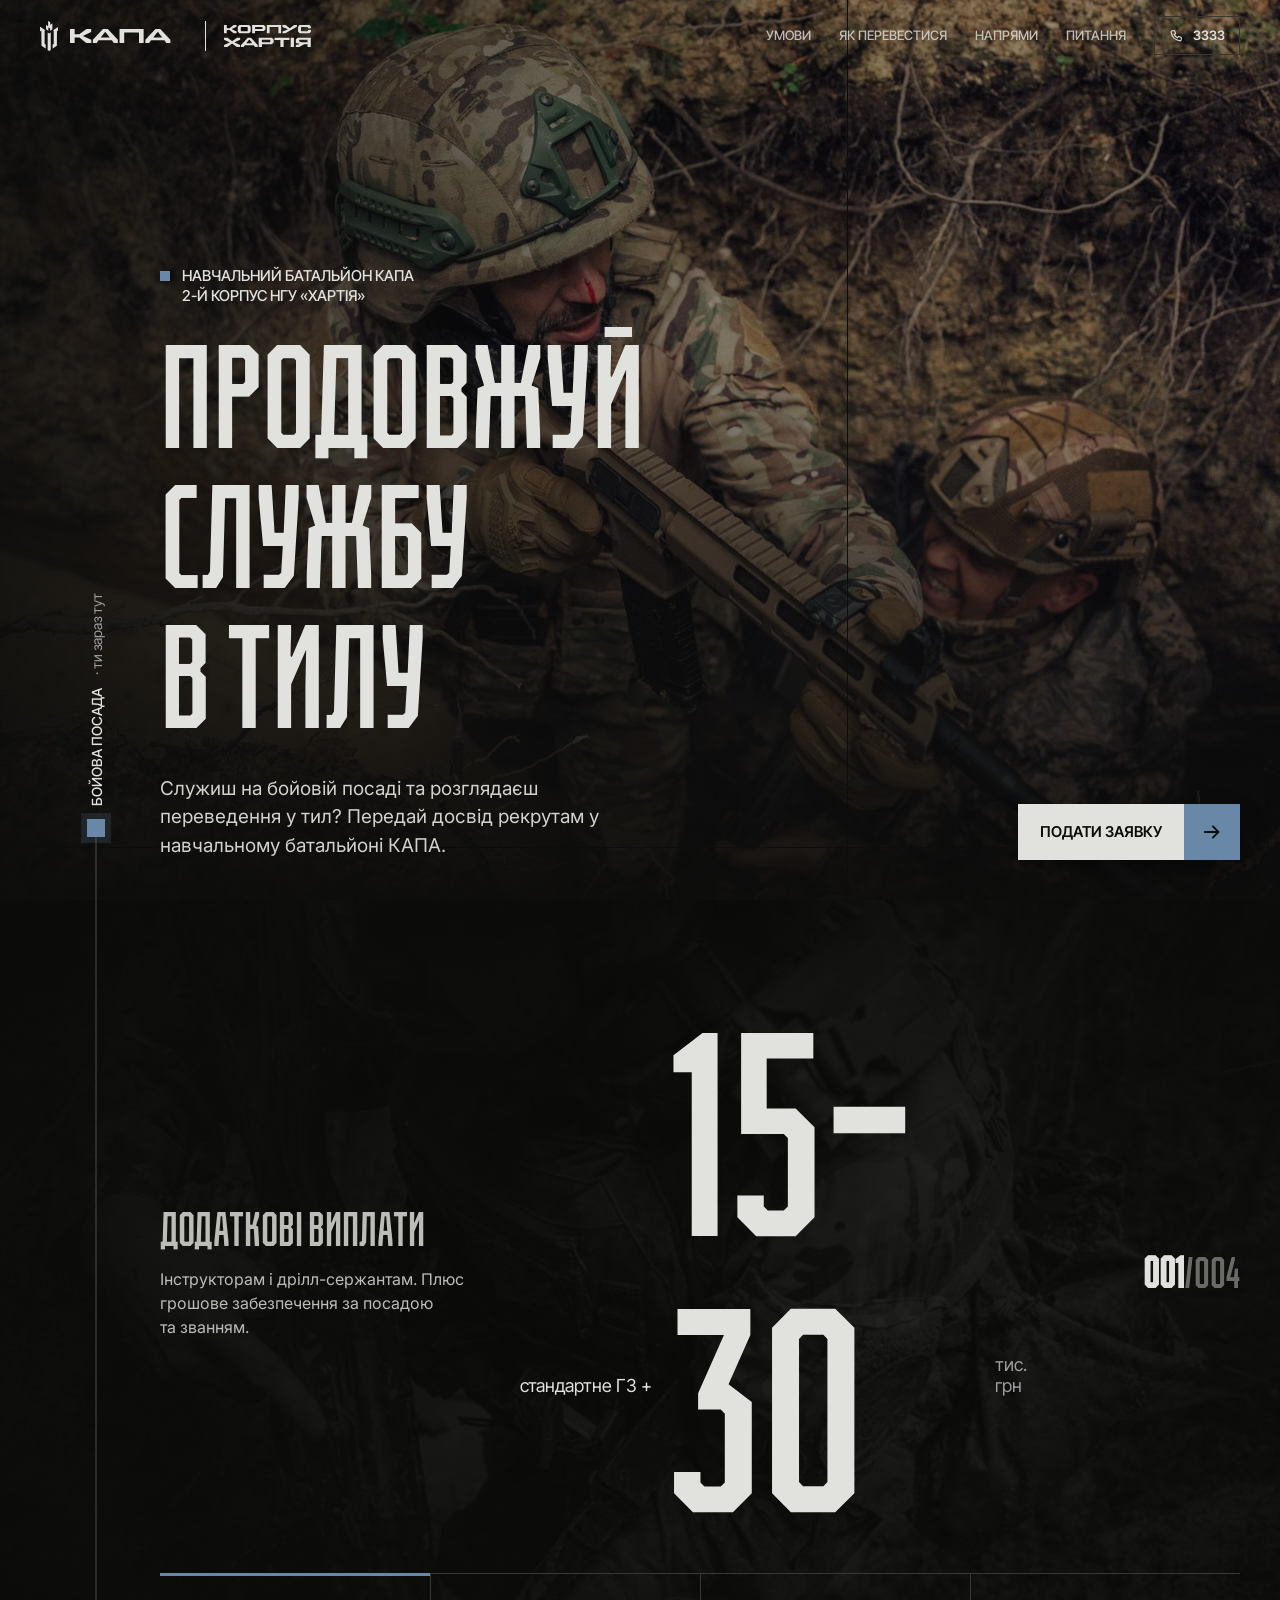
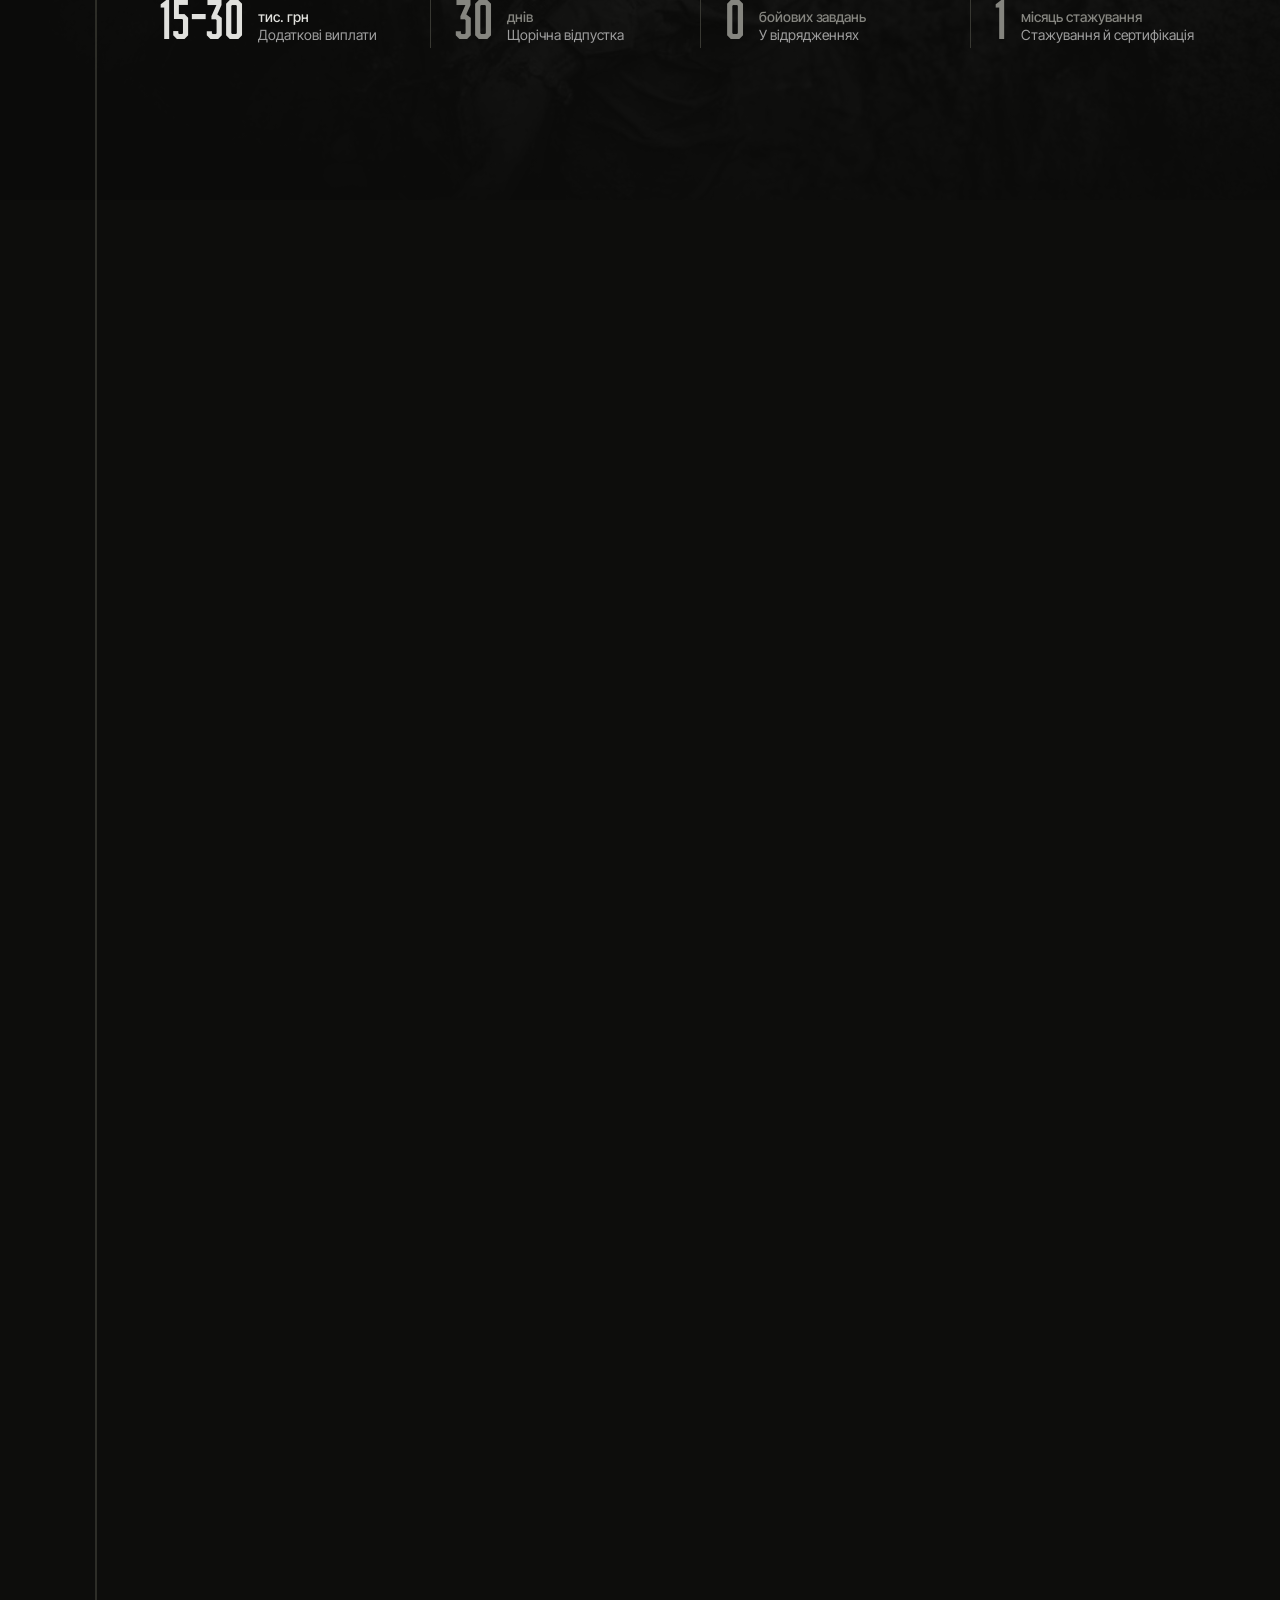
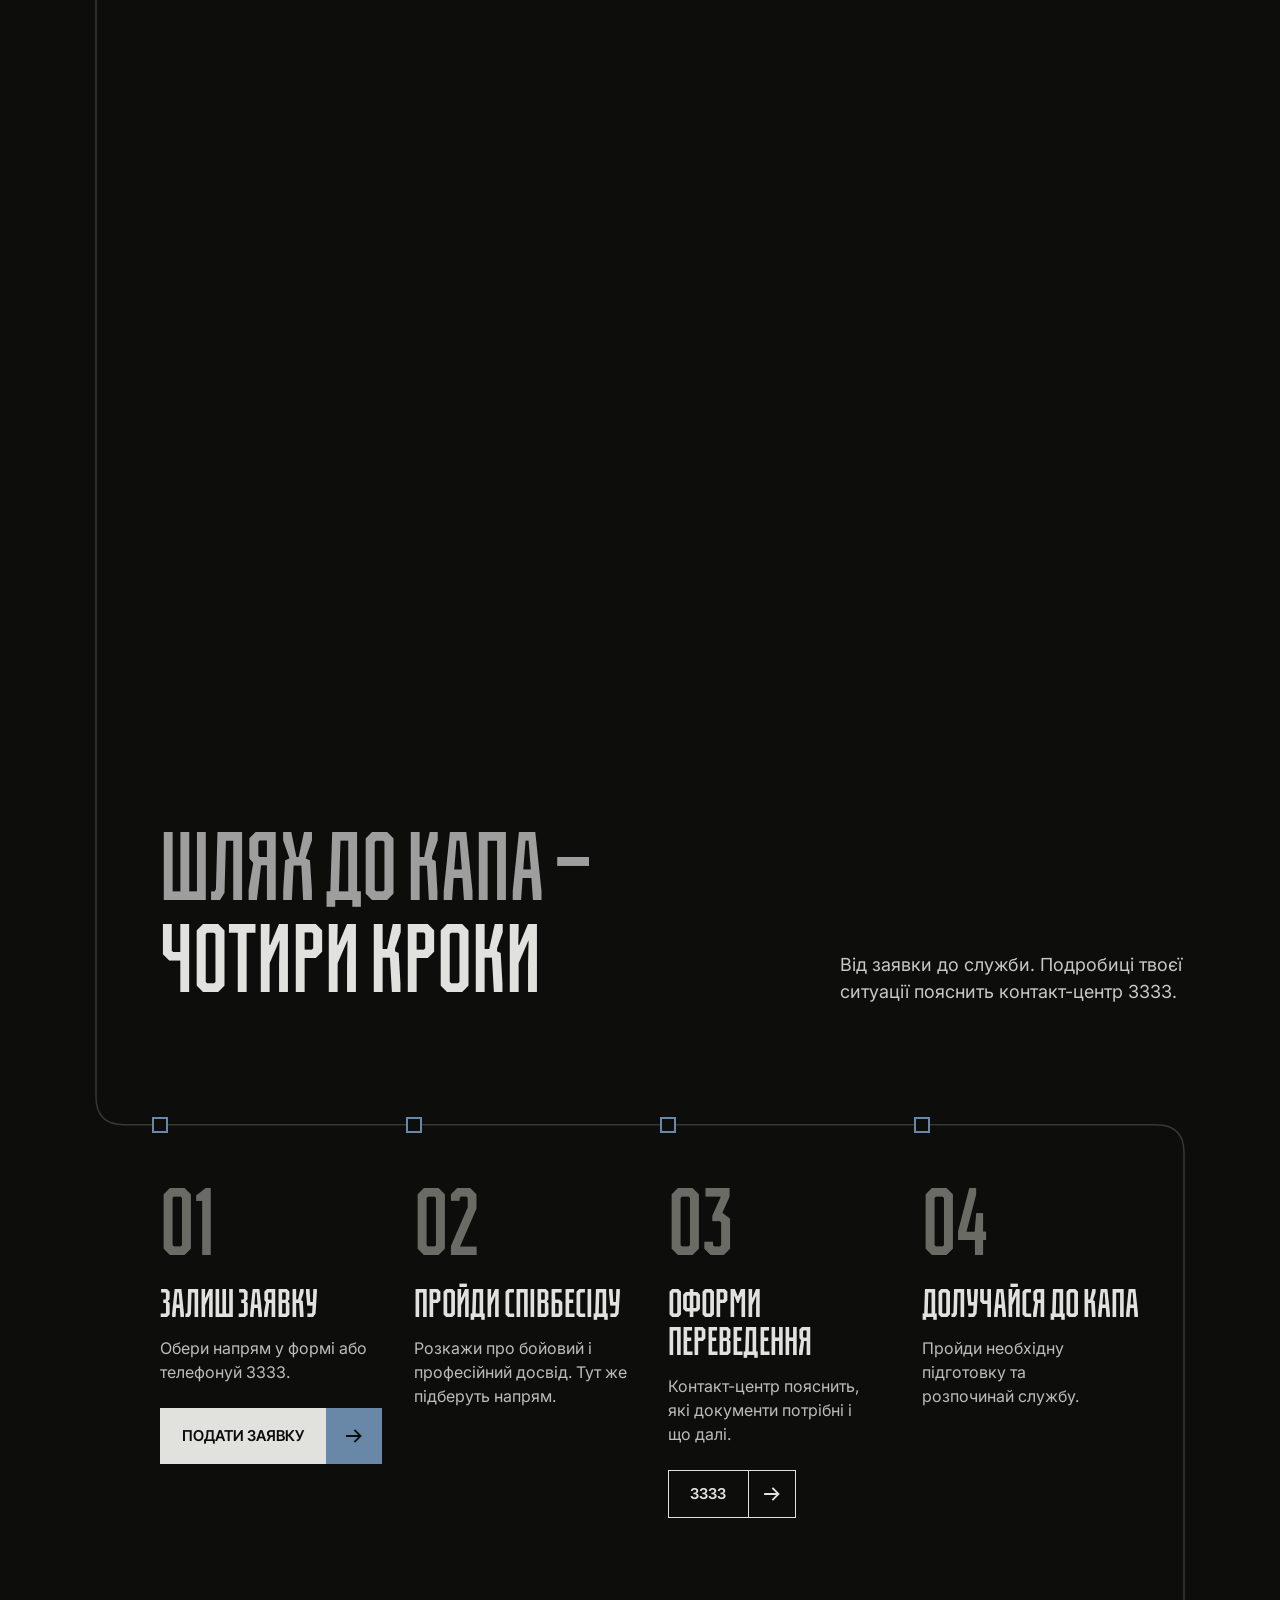
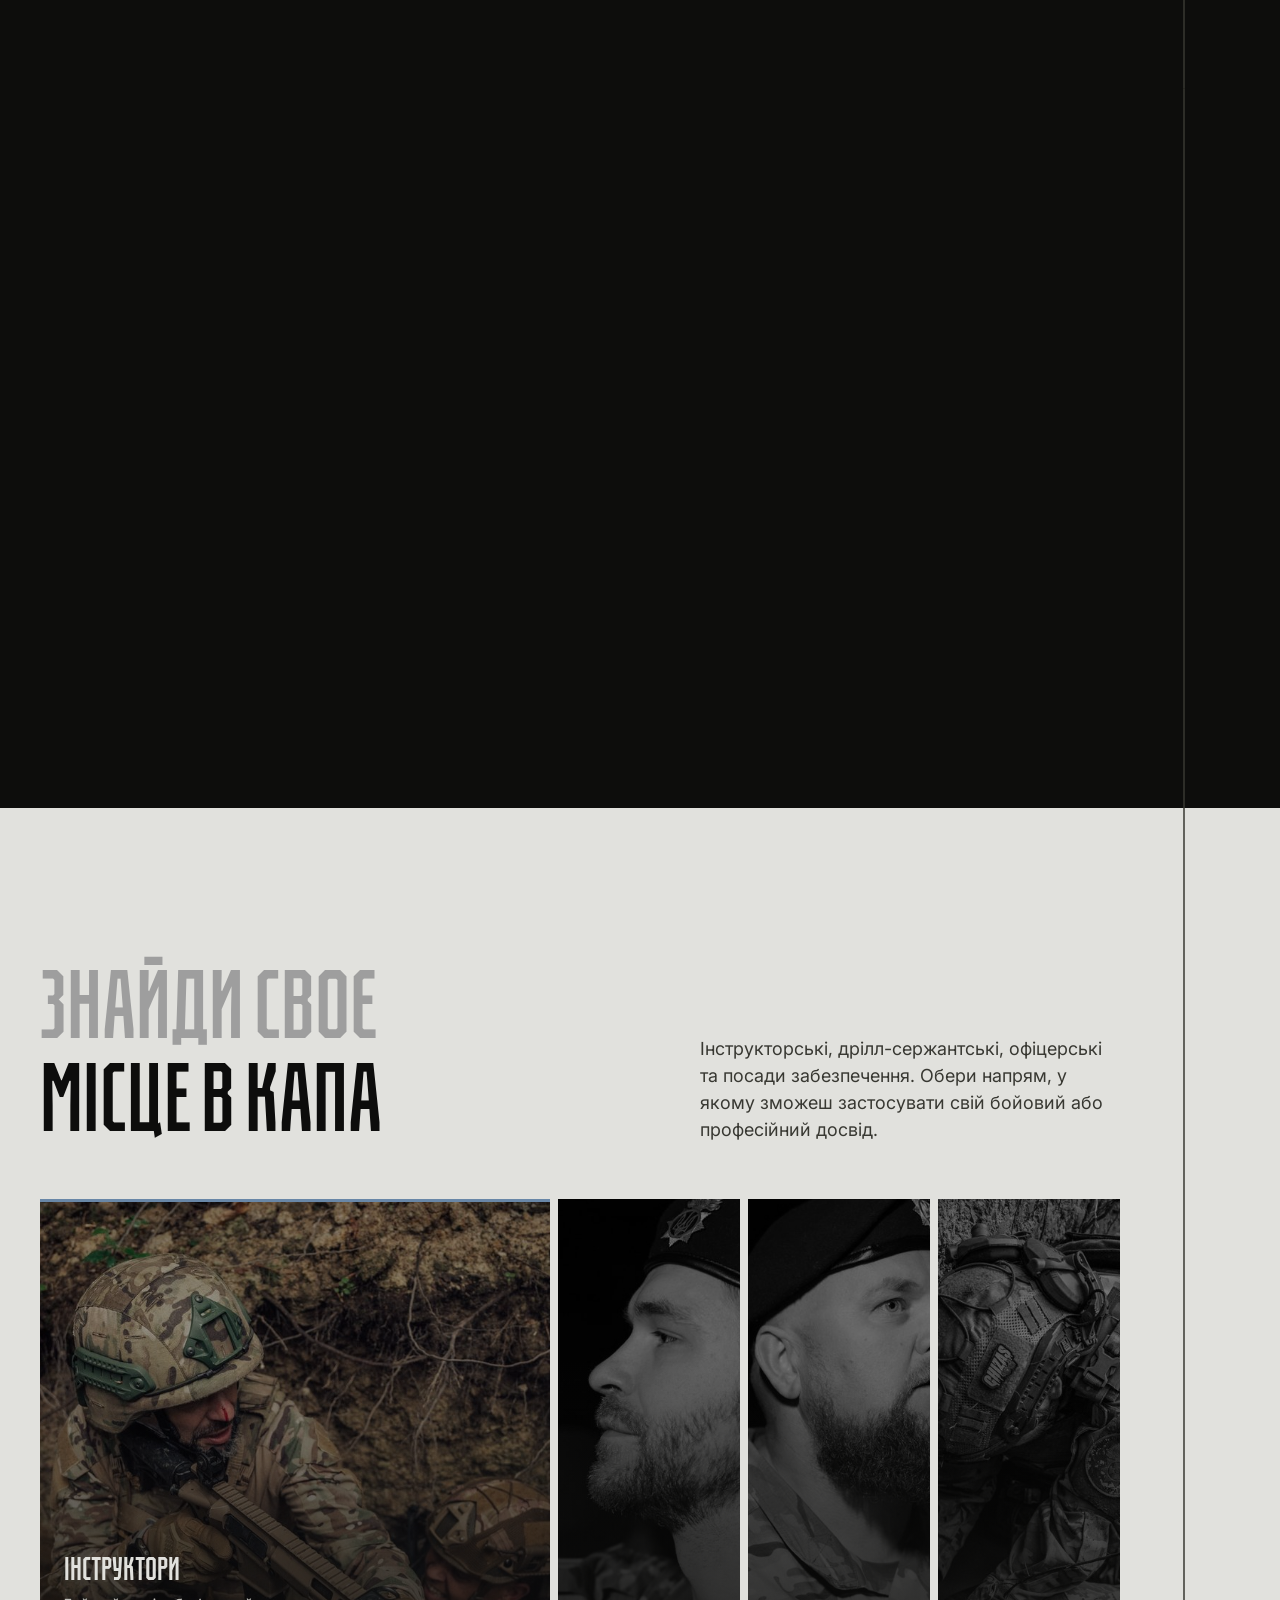
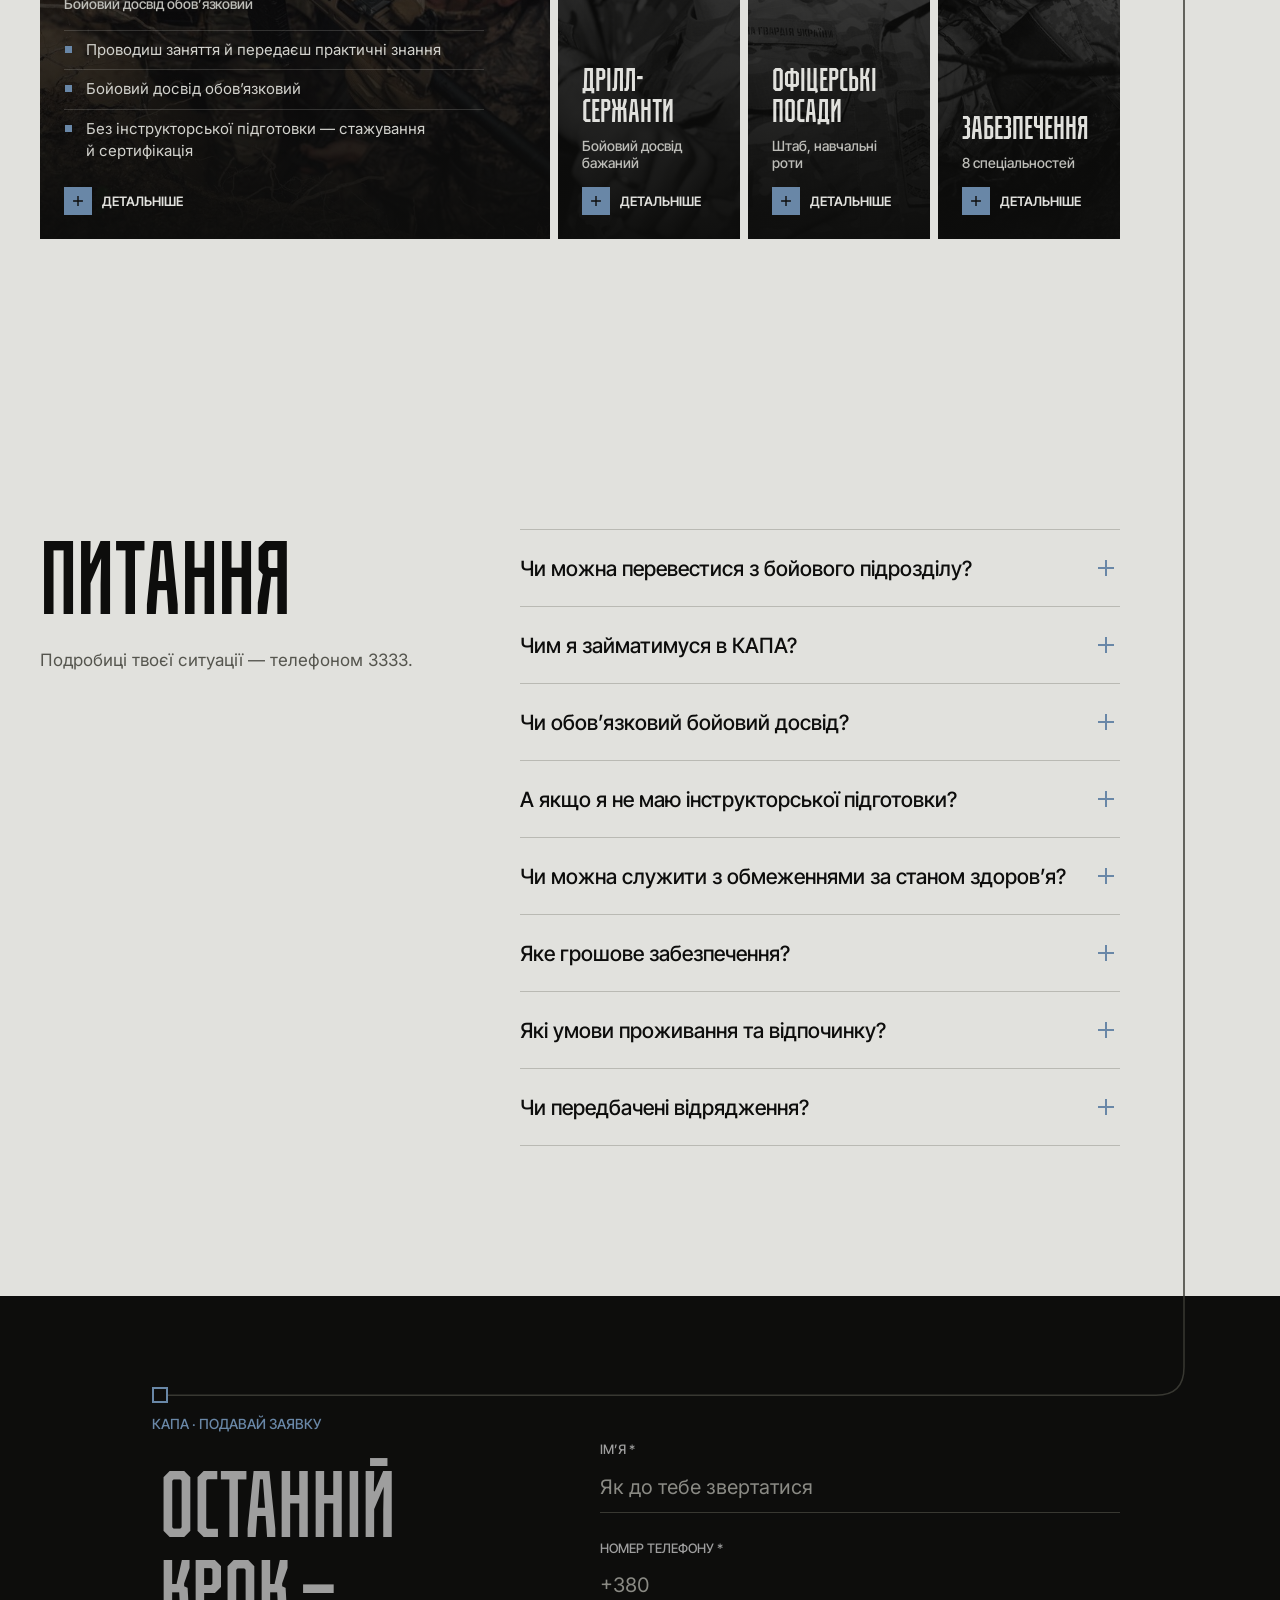
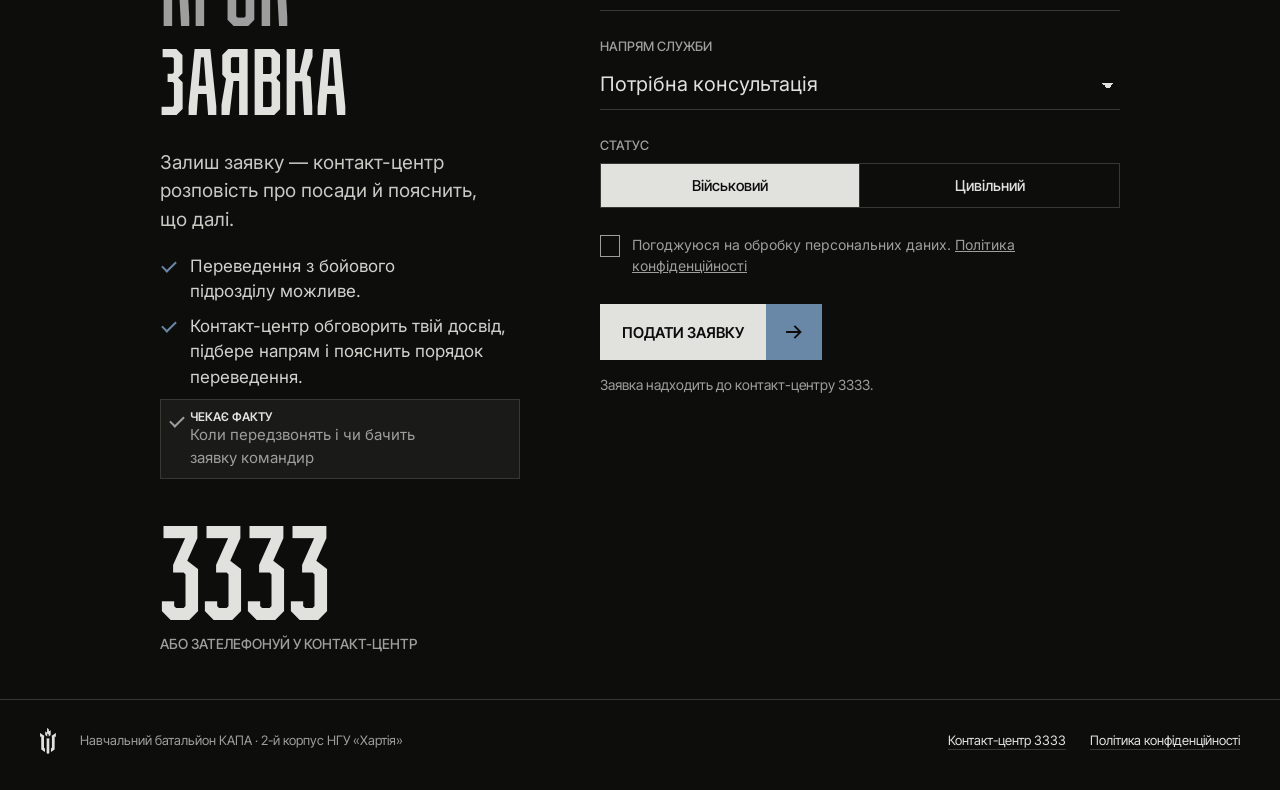
<file: mobile.html>
<!doctype html>
<html lang="uk">
<head>
<meta charset="utf-8">
<meta name="viewport" content="width=device-width,initial-scale=1,viewport-fit=cover">
<script>if(document.documentElement.clientWidth>=1100)location.replace("./"+location.search+location.hash)</script>
<title>Служба в тилу — навчальний батальйон КАПА</title>
<meta name="description" content="Служиш на бойовій посаді та розглядаєш переведення у тил? Передай досвід рекрутам у навчальному батальйоні КАПА. Заявка або контакт-центр 3333.">
<meta name="robots" content="noindex,nofollow">
<meta name="theme-color" content="#0D0D0C">
<meta property="og:type" content="website">
<meta property="og:locale" content="uk_UA">
<meta property="og:title" content="Служба в тилу — навчальний батальйон КАПА">
<meta property="og:description" content="Служиш на бойовій посаді та розглядаєш переведення у тил? Передай досвід рекрутам у навчальному батальйоні КАПА. Заявка або контакт-центр 3333.">
<meta property="og:image" content="a/og.jpg">
<link rel="icon" href="a/favicon.svg" type="image/svg+xml">
<link rel="icon" href="a/favicon-32.png" sizes="32x32" type="image/png">
<link rel="apple-touch-icon" href="a/apple-touch-icon.png">
<link rel="preload" href="a/khartia-cond-medium.woff2" as="font" type="font/woff2" crossorigin>
<link rel="preload" href="a/hero-wide.jpg" as="image">
<style>
@font-face{font-family:"Khartia_023 Cond";src:url("a/khartia-cond-medium.woff2") format("woff2");font-weight:500;font-style:normal;font-display:swap}
@font-face{font-family:"Inter Tight";src:url("a/inter-tight.woff2") format("woff2");font-weight:100 900;font-style:normal;font-display:swap}
@font-face{font-family:"Inter";src:url("a/inter.woff2") format("woff2");font-weight:100 900;font-style:normal;font-display:swap}
body{margin:0;background:#0D0D0C}
a{color:inherit}a:hover{opacity:.85}
.kh{font-family:"Khartia_023 Cond","Arial Narrow",sans-serif;font-weight:500;line-height:0.95;letter-spacing:0;text-transform:uppercase;margin:0}
.it{font-family:"Inter Tight",Arial,sans-serif;letter-spacing:0}
.in{font-family:Inter,Arial,sans-serif;letter-spacing:0}
.lb{font-family:"Inter Tight",Arial,sans-serif;letter-spacing:0;font-size:12px;line-height:1.3;font-weight:500;text-transform:uppercase;font-variant-numeric:tabular-nums}
.btn{display:flex;align-items:center;justify-content:space-between;gap:24px;box-sizing:border-box;text-decoration:none;font-family:"Inter Tight",Arial,sans-serif;font-weight:500;letter-spacing:0;border:0;cursor:pointer}
.btn:focus-visible,a:focus-visible{outline:2px solid #6987A7;outline-offset:2px}
::selection{background:#E1E1DD;color:#0D0D0C}input,select{caret-color:#E1E1DD}input::placeholder{color:#8A8A85}input:focus-visible,select:focus-visible{outline:none;border-bottom-color:#E1E1DD!important;box-shadow:0 1px 0 #E1E1DD}a{text-underline-offset:3px}nav a{padding:14px 0}.btn:hover{filter:brightness(1.08)}a.row:hover{background:#151514}summary::-webkit-details-marker{display:none}

html{scroll-behavior:smooth;background:#0D0D0C;-webkit-text-size-adjust:100%}
body{color:#E1E1DD;-webkit-font-smoothing:antialiased;-moz-osx-font-smoothing:grayscale}
@media (prefers-reduced-motion:reduce){html{scroll-behavior:auto}}
.skip{position:absolute;left:16px;top:-80px;z-index:60;background:#E1E1DD;color:#0D0D0C;padding:12px 16px;font:500 14px "Inter Tight",Arial,sans-serif;text-decoration:none}
.skip:focus{top:16px}
.tg{display:flex;justify-content:flex-end}.tg .i-minus{display:none}details[open] .tg .i-plus{display:none}details[open] .tg .i-minus{display:block}
summary:focus-visible{outline:2px solid #6987A7;outline-offset:2px}
.btn{transition:filter .15s ease-out,background-color .15s ease-out}
button.btn:focus-visible{outline:2px solid #6987A7;outline-offset:2px}
.seg label{display:flex;align-items:center;justify-content:center;gap:10px;height:52px;font-size:16px;cursor:pointer;color:#E1E1DD}
.seg label:has(input:checked){background:#E1E1DD;color:#0D0D0C}
.seg input{accent-color:#0D0D0C;margin:0}
.seg label:has(input:focus-visible){outline:2px solid #6987A7;outline-offset:-4px}
input[type=checkbox]:focus-visible{outline:2px solid #6987A7;outline-offset:2px}
.err{margin:8px 0 0;font-size:15px;line-height:1.4;color:#F0656B}
.fld.bad input:not([type=checkbox]){border-bottom-color:#D71920!important}
.fstat{border:1px solid #D71920;padding:16px 18px;font-size:16px;line-height:1.5}
.fstat a{color:#E1E1DD}
.hp{position:absolute;left:-9999px;width:1px;height:1px;opacity:0}
#f-submit[aria-busy=true]{opacity:.7;cursor:progress}
select option{background:#0D0D0C;color:#E1E1DD}
.dlg{padding:0;border:0;background:transparent;color:#E1E1DD;max-width:none;max-height:none;overflow:visible}
.dlg::backdrop{background:rgba(13,13,12,.9)}
.dbox{background:#0D0D0C;display:grid;box-sizing:border-box}
.dimg{position:relative;margin:0;overflow:hidden}
.dimg img{position:absolute;inset:0;width:100%;height:100%;object-fit:cover;filter:saturate(.6) brightness(.8)}
.dimg figcaption{position:absolute;left:24px;bottom:20px}
.dtx{display:flex;flex-direction:column;gap:28px;min-width:0}
.dx{width:48px;height:48px;justify-content:center;background:transparent;border:1px solid #383832;color:#E1E1DD}
.dh{font-size:112px}
.dl{margin:0;font-size:28px;font-weight:300;line-height:1.3}
.dd{margin:0;border-top:1px solid #383832}
.dlr{display:grid;grid-template-columns:180px minmax(0,1fr);padding:18px 0;border-bottom:1px solid #383832}
.dlr dd{margin:0;font-size:17px;line-height:1.5}
.dbt{margin-top:auto;display:grid;grid-template-columns:1fr 1fr;gap:8px}

.dlg{width:100%;height:100%;margin:0;overflow-y:auto;overscroll-behavior:contain}
.dbox{width:100%;min-height:100%;grid-template-rows:260px auto}
.dtx{padding:20px 20px 28px;gap:20px}
.dh{font-size:60px}.dl{font-size:24px}
.dlr{grid-template-columns:1fr;gap:6px;padding:14px 0}.dlr dd{font-size:16px}
.dbt{grid-template-columns:1fr;margin-top:8px}
.dimg figcaption{left:20px;bottom:14px}
</style>
</head>
<body>
<a class="skip" href="#form">До форми заявки</a>
<div id="top" class="root" style="width:390px;background:#0D0D0C;color:#E1E1DD">
<section class="hero" style="position:relative;height:780px;overflow:hidden">
<img src="a/hero-wide.jpg" alt="Інструктор КАПА показує рекрутові дії в окопі" style="position:absolute;inset:0;width:100%;height:100%;object-fit:cover;object-position:42% 50%;filter:saturate(.55) brightness(.6)">
<div aria-hidden="true" style="position:absolute;inset:0;background:linear-gradient(0deg,rgba(13,13,12,.95) 0%,rgba(13,13,12,.2) 60%,rgba(13,13,12,.5) 100%)"></div>
<header style="position:relative;display:flex;align-items:center;justify-content:space-between;padding:16px 20px">
<a href="#top" aria-label="Навчальний батальйон КАПА" style="display:flex;align-items:center;gap:12px;text-decoration:none"><svg viewBox="214.06 250.73 444.88 718.13" aria-hidden="true" style="height:40px;width:25px;display:block"><g fill="#E1E1DD"><path d="M 401.41 934.99 L 401.51 530.94 C 401.51 529.54 403.07 528.70 404.24 529.47 L 436.33 550.64 C 436.90 551.03 437.65 551.03 438.23 550.67 L 470.97 530.12 C 472.14 529.39 473.67 530.23 473.67 531.62 L 473.28 934.30 C 473.28 934.88 472.99 935.43 472.51 935.76 L 437.78 959.21 C 437.19 959.61 436.41 959.61 435.81 959.21 L 402.18 936.44 C 401.70 936.12 401.41 935.57 401.41 934.99 "></path><path d="M 518.06 810.57 L 542.21 794.41 C 542.69 794.08 542.99 793.53 542.99 792.94 L 542.99 485.35 C 542.99 484.38 542.21 483.59 541.24 483.58 L 520.80 483.46 C 519.07 483.44 518.40 481.20 519.83 480.23 L 647.55 394.17 C 648.71 393.39 650.29 394.23 650.29 395.64 L 650.28 501.83 C 650.28 503.26 648.68 504.09 647.51 503.27 L 618.88 483.27 L 618.88 484.94 L 616.67 837.66 C 616.66 838.24 616.37 838.78 615.89 839.10 L 520.07 903.83 C 518.90 904.62 517.32 903.78 517.32 902.37 L 517.28 812.03 C 517.28 811.44 517.57 810.89 518.06 810.57 "></path><path d="M 257.04 838.36 C 256.56 838.04 256.26 837.50 256.26 836.92 L 254.04 482.54 L 252.68 483.5 L 226.76 501.83 C 225.60 502.64 224 501.83 223.98 500.41 L 222.70 394.96 C 222.68 393.54 224.27 392.68 225.44 393.48 L 353.10 479.5 C 354.53 480.46 353.85 482.71 352.12 482.72 L 331.69 482.85 C 330.73 482.85 329.94 483.64 329.94 484.60 L 329.94 792.21 C 329.94 792.79 330.24 793.34 330.73 793.67 L 354.87 809.83 C 355.36 810.16 355.65 810.71 355.65 811.29 L 355.61 901.63 C 355.60 903.04 354.03 903.88 352.86 903.09 Z M 257.04 838.36 "></path><path d="M 455.75 431.32 L 421.14 407.97 C 419.98 407.19 418.41 408.01 418.40 409.42 L 417.92 483.93 C 417.91 485.34 416.34 486.17 415.18 485.38 L 364.00 450.90 C 363.52 450.58 363.23 450.03 363.23 449.44 L 363.23 352.90 C 363.23 351.49 364.81 350.65 365.98 351.44 L 410.01 381.31 C 411.17 382.10 412.76 381.26 412.76 379.85 L 412.76 261.44 C 412.76 260.03 414.33 259.19 415.50 259.98 L 460.17 290.03 C 460.66 290.36 460.95 290.91 460.95 291.5 L 460.95 346.58 C 460.95 347.99 462.53 348.83 463.69 348.04 L 508.07 318.14 C 509.23 317.35 510.81 318.19 510.81 319.60 L 510.81 449.46 C 510.81 450.03 510.52 450.58 510.04 450.91 L 459.16 485.73 C 457.99 486.53 456.40 485.69 456.41 484.28 L 456.53 432.78 C 456.53 432.19 456.24 431.65 455.75 431.32 "></path></g></svg><svg viewBox="159.76 80.89 553.47 77.2" style="height:11px;width:79px;display:block" aria-hidden="true"><g fill="#E1E1DD"><path d="M 329.60 127.10 L 351.40 98.12 L 356.73 98.12 L 378.50 127.10 L 329.57 127.10 Z M 367.98 80.89 L 341.49 80.89 L 285.73 140.85 L 285.73 157.48 L 306.60 157.48 L 317.16 143.50 L 390.80 143.50 L 401.35 157.48 L 423.59 157.48 L 423.59 140.85 Z"></path><path d="M 619.24 127.10 L 641.04 98.12 L 646.36 98.12 L 668.13 127.10 L 619.21 127.10 Z M 657.62 80.89 L 631.12 80.89 L 575.37 140.85 L 575.37 157.48 L 596.24 157.48 L 606.79 143.50 L 680.43 143.50 L 690.99 157.48 L 713.23 157.48 L 713.23 140.85 Z"></path><path d="M 233.16 118.08 L 276.53 97.42 L 276.53 80.89 L 250.86 80.89 L 210.81 109.84 L 185.43 109.84 L 185.43 80.94 L 159.76 80.94 L 159.76 157.42 L 185.43 157.42 L 185.43 128.17 L 211.77 128.17 L 249.83 157.48 L 277.20 157.48 L 277.20 140.23 L 233.16 120.94 Z"></path><path d="M 433.09 81.50 L 433.09 158.03 L 458.67 158.03 L 458.67 99.91 L 540.27 99.91 L 540.27 158.09 L 565.85 158.09 L 565.85 81.50 Z"></path></g></svg></a>
<a class="btn" href="tel:3333" style="height:44px;padding:0 14px;border:1px solid #E1E1DD;color:#E1E1DD;font-size:15px">3333<svg aria-hidden="true" viewBox="0 0 24 24" width="20" height="20" style="flex:none;display:block" fill="none" stroke="currentColor" stroke-width="1.6" stroke-linecap="square"><path d="M7 17 17 7M8 7h9v9"></path></svg></a></header>
<div class="lb" aria-hidden="true" style="position:relative;padding:4px 20px;color:#9E9E9E">// служба в тилу · кадр 01 / 04</div>
<div style="position:absolute;left:20px;right:20px;bottom:24px">

<h1 class="kh" style="font-size:84px">Продовжуй службу в&nbsp;тилу</h1>
<p class="in" style="margin:16px 0 20px;font-size:16px;line-height:1.5">Служиш на бойовій посаді та розглядаєш переведення у тил? Передай досвід рекрутам у КАПА.</p>
<a class="btn" href="#form" style="height:56px;padding:0 20px;background:#E1E1DD;color:#0D0D0C;font-size:17px">подати заявку<svg aria-hidden="true" viewBox="0 0 24 24" width="20" height="20" style="flex:none;display:block" fill="none" stroke="currentColor" stroke-width="1.6" stroke-linecap="square"><path d="M4 12h15M13 6l6 6-6 6"></path></svg></a></div></section>
<section style="padding:60px 20px 40px"><h2 style="position:absolute;width:1px;height:1px;overflow:hidden;clip-path:inset(50%)">Ідея</h2><p class="in" style="margin:40px 0 0 0px;font-size:24px;font-weight:300;line-height:1.3"><sup class="it" style="font-size:12px;font-weight:500;margin-right:4px">¹</sup>Ти захищаєш країну. Здобув досвід.</p><p class="in" style="margin:40px 0 0 40px;font-size:24px;font-weight:300;line-height:1.3"><sup class="it" style="font-size:12px;font-weight:500;margin-right:4px">²</sup>Передай його рекрутам в тилу. Долучайся до навчального батальйону КАПА.</p><p class="in" style="margin:40px 0 0 0px;font-size:24px;font-weight:300;line-height:1.3"><sup class="it" style="font-size:12px;font-weight:500;margin-right:4px">³</sup>Твої навички потрібні для підготовки військових та забезпечення навчального процесу.</p></section>
<section id="steps" style="padding:60px 20px"><h2 class="kh" style="font-size:60px">Як перевестися до КАПА</h2><p class="in" style="margin:16px 0 0;font-size:16px;line-height:1.5;color:#9E9E9E">Чотири кроки від заявки до служби.</p><div style="margin-top:24px;border-top:1px solid #E1E1DD"></div><div style="padding:24px 0;border-bottom:1px solid #383832"><span class="lb" style="color:#9E9E9E">крок 01</span><h3 class="kh" style="font-size:40px;margin-top:12px">Залиш заявку</h3><p class="in" style="margin:8px 0 0;font-size:16px;line-height:1.5">Обери напрям або телефонуй 3333.</p></div><div style="padding:24px 0;border-bottom:1px solid #383832"><span class="lb" style="color:#9E9E9E">крок 02</span><h3 class="kh" style="font-size:40px;margin-top:12px">Пройди співбесіду</h3><p class="in" style="margin:8px 0 0;font-size:16px;line-height:1.5">Розкажи про бойовий і професійний досвід.</p></div><div style="padding:24px 0;border-bottom:1px solid #383832"><span class="lb" style="color:#9E9E9E">крок 03</span><h3 class="kh" style="font-size:40px;margin-top:12px">Оформи переведення</h3><p class="in" style="margin:8px 0 0;font-size:16px;line-height:1.5">Дізнайся у контакт-центрі про документи та подальші кроки.</p></div><div style="padding:24px 0;border-bottom:1px solid #383832"><span class="lb" style="color:#9E9E9E">крок 04</span><h3 class="kh" style="font-size:40px;margin-top:12px">Долучайся до КАПА</h3><p class="in" style="margin:8px 0 0;font-size:16px;line-height:1.5">Пройди необхідну підготовку та розпочинай службу.</p></div><a class="btn" href="#form" style="margin-top:28px;height:56px;padding:0 20px;background:#E1E1DD;color:#0D0D0C;font-size:16px">подати заявку на переведення<svg aria-hidden="true" viewBox="0 0 24 24" width="20" height="20" style="flex:none;display:block" fill="none" stroke="currentColor" stroke-width="1.6" stroke-linecap="square"><path d="M4 12h15M13 6l6 6-6 6"></path></svg></a></section>
<figure style="position:relative;margin:0;height:300px;overflow:hidden"><img src="a/okop.jpg" alt="Військовий КАПА зі зброєю в окопі під час навчання" style="position:absolute;inset:0;width:100%;height:100%;object-fit:cover;filter:saturate(.55) brightness(.7)"><figcaption class="lb" style="position:absolute;left:20px;bottom:14px">кадр 02 / 04</figcaption></figure>
<section id="dirs" style="padding:80px 20px 60px"><h2 class="kh" style="font-size:60px">Знайди своє місце в КАПА</h2><div style="margin-top:28px;border-top:1px solid #383832"><a class="row" href="#d-instr" data-dlg="d-instr" aria-haspopup="dialog" style="display:grid;grid-template-columns:minmax(0,1fr) 96px;gap:16px;align-items:center;padding:20px 0;border-bottom:1px solid #383832;text-decoration:none;color:#E1E1DD"><span><span class="lb" style="color:#9E9E9E">01 · Бойовий досвід обовʼязковий</span><span class="kh" style="display:block;font-size:40px;margin-top:10px">Інструктори</span><span class="in" style="display:block;font-size:15px;margin-top:8px">Передавай досвід. Готуй інших.</span></span><img src="a/dir-instruktory.jpg" alt="Інструктор показує рекрутові дії в окопі" style="width:96px;height:120px;object-fit:cover;filter:saturate(.6)"></a><a class="row" href="#d-drill" data-dlg="d-drill" aria-haspopup="dialog" style="display:grid;grid-template-columns:minmax(0,1fr) 96px;gap:16px;align-items:center;padding:20px 0;border-bottom:1px solid #383832;text-decoration:none;color:#E1E1DD"><span><span class="lb" style="color:#9E9E9E">02 · Бойовий досвід бажаний</span><span class="kh" style="display:block;font-size:40px;margin-top:10px">Дрілл-сержанти</span><span class="in" style="display:block;font-size:15px;margin-top:8px">Допомагай ставати військовими.</span></span><img src="a/dir-drill.jpg" alt="Сержант КАПА на шикуванні" style="width:96px;height:120px;object-fit:cover;filter:saturate(.6)"></a><a class="row" href="#d-ofic" data-dlg="d-ofic" aria-haspopup="dialog" style="display:grid;grid-template-columns:minmax(0,1fr) 96px;gap:16px;align-items:center;padding:20px 0;border-bottom:1px solid #383832;text-decoration:none;color:#E1E1DD"><span><span class="lb" style="color:#9E9E9E">03 · Штаб, навчальні роти</span><span class="kh" style="display:block;font-size:40px;margin-top:10px">Офіцерські посади</span><span class="in" style="display:block;font-size:15px;margin-top:8px">Організовуй підготовку.</span></span><img src="a/dir-oficery.jpg" alt="Військовий КАПА в береті" style="width:96px;height:120px;object-fit:cover;filter:saturate(.6)"></a><a class="row" href="#d-zab" data-dlg="d-zab" aria-haspopup="dialog" style="display:grid;grid-template-columns:minmax(0,1fr) 96px;gap:16px;align-items:center;padding:20px 0;border-bottom:1px solid #383832;text-decoration:none;color:#E1E1DD"><span><span class="lb" style="color:#9E9E9E">04 · Технічні й побутові фахи</span><span class="kh" style="display:block;font-size:40px;margin-top:10px">Забезпечення</span><span class="in" style="display:block;font-size:15px;margin-top:8px">Створюй умови для навчання.</span></span><img src="a/dir-zabezpechennia.jpg" alt="Заняття з тактичної медицини в окопі" style="width:96px;height:120px;object-fit:cover;filter:saturate(.6)"></a></div></section>
<section style="padding:60px 20px"><h2 class="kh" style="font-size:60px">Напрями забезпечення</h2><p class="in" style="margin:16px 0 0;font-size:16px;line-height:1.5;color:#9E9E9E">Відповідний напрям допоможуть визначити під час співбесіди.</p><ul style="list-style:none;margin:24px 0 0;padding:0;border-top:1px solid #383832"><li style="display:flex;gap:14px;padding:16px 0;border-bottom:1px solid #383832"><span class="lb" style="color:#9E9E9E;width:28px;flex:none;padding-top:4px">01</span><span class="in" style="font-size:18px;line-height:1.35">OPFOR — імітація дій противника в навчаннях</span></li><li style="display:flex;gap:14px;padding:16px 0;border-bottom:1px solid #383832"><span class="lb" style="color:#9E9E9E;width:28px;flex:none;padding-top:4px">02</span><span class="in" style="font-size:18px;line-height:1.35">Обслуговування стрільбищ</span></li><li style="display:flex;gap:14px;padding:16px 0;border-bottom:1px solid #383832"><span class="lb" style="color:#9E9E9E;width:28px;flex:none;padding-top:4px">03</span><span class="in" style="font-size:18px;line-height:1.35">Механіки-водії та обслуговування бронетехніки</span></li><li style="display:flex;gap:14px;padding:16px 0;border-bottom:1px solid #383832"><span class="lb" style="color:#9E9E9E;width:28px;flex:none;padding-top:4px">04</span><span class="in" style="font-size:18px;line-height:1.35">Будівельні спеціальності</span></li><li style="display:flex;gap:14px;padding:16px 0;border-bottom:1px solid #383832"><span class="lb" style="color:#9E9E9E;width:28px;flex:none;padding-top:4px">05</span><span class="in" style="font-size:18px;line-height:1.35">Водії різних категорій</span></li><li style="display:flex;gap:14px;padding:16px 0;border-bottom:1px solid #383832"><span class="lb" style="color:#9E9E9E;width:28px;flex:none;padding-top:4px">06</span><span class="in" style="font-size:18px;line-height:1.35">Охорона обʼєктів</span></li><li style="display:flex;gap:14px;padding:16px 0;border-bottom:1px solid #383832"><span class="lb" style="color:#9E9E9E;width:28px;flex:none;padding-top:4px">07</span><span class="in" style="font-size:18px;line-height:1.35">Харчування та побутове забезпечення</span></li><li style="display:flex;gap:14px;padding:16px 0;border-bottom:1px solid #383832"><span class="lb" style="color:#9E9E9E;width:28px;flex:none;padding-top:4px">08</span><span class="in" style="font-size:18px;line-height:1.35">Інші спеціальності для роботи батальйону</span></li></ul></section>
<section id="form" style="padding:80px 20px;border-top:1px solid #383832"><h2 class="kh" style="font-size:60px">Хочеш перевестися до&nbsp;КАПА?</h2>
<a href="tel:3333" style="display:block;margin:28px 0 8px;text-decoration:none"><span class="kh" style="font-size:150px;line-height:.8;display:block">3333</span><span class="lb" style="color:#9E9E9E;display:block;margin-top:10px">Контакт-центр · натисни, щоб зателефонувати</span></a>
<form id="lead" novalidate aria-label="Заявка на переведення" style="display:flex;flex-direction:column;gap:24px;margin-top:40px">
<div class="fstat in" id="f-server" role="alert" hidden></div>
<div class="fld"><label class="lb" for="f-name" style="display:block;margin-bottom:6px;color:#9E9E9E">Імʼя *</label><input id="f-name" name="name" type="text" placeholder="Як до тебе звертатися" autocomplete="name" required aria-describedby="e-name" style="width:100%;height:56px;box-sizing:border-box;padding:0;background:transparent;border:0;border-bottom:1px solid #9E9E9E;border-radius:0;color:#E1E1DD;font:400 17px Inter,Arial,sans-serif"><p class="err in" id="e-name" hidden></p></div>
<div class="fld"><label class="lb" for="f-phone" style="display:block;margin-bottom:6px;color:#9E9E9E">Номер телефону *</label><input id="f-phone" name="phone" type="tel" placeholder="+380" autocomplete="tel" inputmode="tel" required aria-describedby="e-phone" style="width:100%;height:56px;box-sizing:border-box;padding:0;background:transparent;border:0;border-bottom:1px solid #9E9E9E;border-radius:0;color:#E1E1DD;font:400 17px Inter,Arial,sans-serif"><p class="err in" id="e-phone" hidden></p></div>
<div class="fld"><label class="lb" for="f-email" style="display:block;margin-bottom:6px;color:#9E9E9E">Електронна пошта</label><input id="f-email" name="email" type="email" placeholder="" autocomplete="email" aria-describedby="e-email" style="width:100%;height:56px;box-sizing:border-box;padding:0;background:transparent;border:0;border-bottom:1px solid #9E9E9E;border-radius:0;color:#E1E1DD;font:400 17px Inter,Arial,sans-serif"><p class="err in" id="e-email" hidden></p></div>
<div class="fld"><label class="lb" for="f-dir" style="display:block;margin-bottom:6px;color:#9E9E9E">Напрям служби</label><div style="position:relative"><select id="f-dir" name="direction" style="width:100%;height:56px;box-sizing:border-box;padding:0;background:transparent;border:0;border-bottom:1px solid #9E9E9E;border-radius:0;color:#E1E1DD;font:400 17px Inter,Arial,sans-serif;background:#0D0D0C;appearance:none;-webkit-appearance:none;padding-right:32px;cursor:pointer"><option>Інструктори</option><option>Дрілл-сержанти</option><option>Офіцерські посади</option><option>Забезпечення</option><option>Потрібна консультація</option></select><svg aria-hidden="true" viewBox="0 0 24 24" width="20" height="20" style="position:absolute;right:0;top:18px;pointer-events:none" fill="none" stroke="#E1E1DD" stroke-width="1.6" stroke-linecap="square"><path d="M6 9l6 6 6-6"></path></svg></div></div>
<fieldset style="border:0;margin:0;padding:0;min-width:0"><legend class="lb" style="color:#9E9E9E;margin-bottom:10px;padding:0">Статус</legend><div class="seg" style="display:grid;grid-template-columns:1fr 1fr;border:1px solid #9E9E9E"><label class="it"><input type="radio" name="status" value="Військовий" checked>Військовий</label><label class="it"><input type="radio" name="status" value="Цивільний">Цивільний</label></div></fieldset>
<div class="fld"><label class="in" style="display:flex;gap:14px;align-items:flex-start;font-size:14px;line-height:1.45;cursor:pointer"><input id="f-consent" name="consent" type="checkbox" aria-describedby="e-consent" style="accent-color:#E1E1DD;width:20px;height:20px;margin:1px 0 0;flex:none"><span>Погоджуюся на обробку персональних даних. <a href="privacy.html">Політика конфіденційності</a></span></label><p class="err in" id="e-consent" hidden></p></div>
<input type="text" name="company" tabindex="-1" autocomplete="off" aria-hidden="true" class="hp">
<button class="btn" id="f-submit" type="submit" style="height:56px;padding:0 20px;background:#E1E1DD;color:#0D0D0C;font-size:17px"><span class="bt">подати заявку</span><svg aria-hidden="true" viewBox="0 0 24 24" width="20" height="20" style="flex:none;display:block" fill="none" stroke="currentColor" stroke-width="1.6" stroke-linecap="square"><path d="M4 12h15M13 6l6 6-6 6"></path></svg></button>
<p class="lb" style="margin:0;color:#9E9E9E">Заявка надходить до контакт-центру 3333.</p>
</form>
<div id="lead-ok" tabindex="-1" hidden style="padding-top:0px;margin-top:40px"><h3 class="kh" style="font-size:56px">Дякуємо за&nbsp;заявку!</h3><p class="in" style="margin:24px 0 0;font-size:17px;line-height:1.5;max-width:520px">Твою заявку до навчального батальйону КАПА передано до контакт-центру. Команда звʼяжеться з тобою.</p><p class="in" style="margin:16px 0 0;font-size:15px;color:#9E9E9E">Маєш питання? Телефонуй <a href="tel:3333">3333</a>.</p><a class="btn" href="#top" style="margin-top:40px;height:56px;padding:0 22px;border:1px solid #E1E1DD;color:#E1E1DD;font-size:17px;max-width:400px">повернутися нагору<svg aria-hidden="true" viewBox="0 0 24 24" width="20" height="20" style="flex:none;display:block" fill="none" stroke="currentColor" stroke-width="1.6" stroke-linecap="square"><path d="M12 20V5M6 11l6-6 6 6"></path></svg></a></div></section>
<section style="padding:60px 20px;border-top:1px solid #383832"><h2 class="kh" style="font-size:60px">Додаткові питання</h2><div style="margin-top:24px;border-top:1px solid #383832"><details open style="border-bottom:1px solid #383832"><summary style="list-style:none;display:grid;grid-template-columns:minmax(0,1fr) 28px;align-items:center;gap:12px;padding:18px 0;min-height:44px;cursor:pointer"><span class="in" style="font-size:17px;line-height:1.35">Чи можна перевестися з бойового підрозділу?</span><span class="tg"><svg class="i-plus" aria-hidden="true" viewBox="0 0 24 24" width="22" height="22" style="flex:none;display:block" fill="none" stroke="currentColor" stroke-width="1.6" stroke-linecap="square"><path d="M12 5v14M5 12h14"></path></svg><svg class="i-minus" aria-hidden="true" viewBox="0 0 24 24" width="22" height="22" style="flex:none;display:block" fill="none" stroke="currentColor" stroke-width="1.6" stroke-linecap="square"><path d="M5 12h14"></path></svg></span></summary><p class="in" style="margin:0 0 18px;font-size:15px;line-height:1.55;color:#D9D9D9">Так. Залиш заявку або телефонуй 3333 — обговоримо твій досвід, підберемо напрям і пояснимо порядок переведення.</p></details><details style="border-bottom:1px solid #383832"><summary style="list-style:none;display:grid;grid-template-columns:minmax(0,1fr) 28px;align-items:center;gap:12px;padding:18px 0;min-height:44px;cursor:pointer"><span class="in" style="font-size:17px;line-height:1.35">Чим я займатимуся в КАПА?</span><span class="tg"><svg class="i-plus" aria-hidden="true" viewBox="0 0 24 24" width="22" height="22" style="flex:none;display:block" fill="none" stroke="currentColor" stroke-width="1.6" stroke-linecap="square"><path d="M12 5v14M5 12h14"></path></svg><svg class="i-minus" aria-hidden="true" viewBox="0 0 24 24" width="22" height="22" style="flex:none;display:block" fill="none" stroke="currentColor" stroke-width="1.6" stroke-linecap="square"><path d="M5 12h14"></path></svg></span></summary><p class="in" style="margin:0 0 18px;font-size:15px;line-height:1.55;color:#D9D9D9">Навчатимеш військових, допомагатимеш рекрутам адаптуватися до служби або забезпечуватимеш роботу навчального батальйону — залежно від посади.</p></details><details style="border-bottom:1px solid #383832"><summary style="list-style:none;display:grid;grid-template-columns:minmax(0,1fr) 28px;align-items:center;gap:12px;padding:18px 0;min-height:44px;cursor:pointer"><span class="in" style="font-size:17px;line-height:1.35">Чи обовʼязковий бойовий досвід?</span><span class="tg"><svg class="i-plus" aria-hidden="true" viewBox="0 0 24 24" width="22" height="22" style="flex:none;display:block" fill="none" stroke="currentColor" stroke-width="1.6" stroke-linecap="square"><path d="M12 5v14M5 12h14"></path></svg><svg class="i-minus" aria-hidden="true" viewBox="0 0 24 24" width="22" height="22" style="flex:none;display:block" fill="none" stroke="currentColor" stroke-width="1.6" stroke-linecap="square"><path d="M5 12h14"></path></svg></span></summary><p class="in" style="margin:0 0 18px;font-size:15px;line-height:1.55;color:#D9D9D9">Для інструкторів — так. Для дрілл-сержантів він бажаний, але не обовʼязковий. Також є посади для фахівців технічних і забезпечувальних напрямів.</p></details><details style="border-bottom:1px solid #383832"><summary style="list-style:none;display:grid;grid-template-columns:minmax(0,1fr) 28px;align-items:center;gap:12px;padding:18px 0;min-height:44px;cursor:pointer"><span class="in" style="font-size:17px;line-height:1.35">А якщо я не маю інструкторської підготовки?</span><span class="tg"><svg class="i-plus" aria-hidden="true" viewBox="0 0 24 24" width="22" height="22" style="flex:none;display:block" fill="none" stroke="currentColor" stroke-width="1.6" stroke-linecap="square"><path d="M12 5v14M5 12h14"></path></svg><svg class="i-minus" aria-hidden="true" viewBox="0 0 24 24" width="22" height="22" style="flex:none;display:block" fill="none" stroke="currentColor" stroke-width="1.6" stroke-linecap="square"><path d="M5 12h14"></path></svg></span></summary><p class="in" style="margin:0 0 18px;font-size:15px;line-height:1.55;color:#D9D9D9">Передбачені стажування з досвідченим інструктором або дрілл-сержантом, необхідна підготовка та сертифікація.</p></details><details style="border-bottom:1px solid #383832"><summary style="list-style:none;display:grid;grid-template-columns:minmax(0,1fr) 28px;align-items:center;gap:12px;padding:18px 0;min-height:44px;cursor:pointer"><span class="in" style="font-size:17px;line-height:1.35">Чи можна служити з обмеженнями за станом здоровʼя?</span><span class="tg"><svg class="i-plus" aria-hidden="true" viewBox="0 0 24 24" width="22" height="22" style="flex:none;display:block" fill="none" stroke="currentColor" stroke-width="1.6" stroke-linecap="square"><path d="M12 5v14M5 12h14"></path></svg><svg class="i-minus" aria-hidden="true" viewBox="0 0 24 24" width="22" height="22" style="flex:none;display:block" fill="none" stroke="currentColor" stroke-width="1.6" stroke-linecap="square"><path d="M5 12h14"></path></svg></span></summary><p class="in" style="margin:0 0 18px;font-size:15px;line-height:1.55;color:#D9D9D9">Так. Відповідний напрям допоможуть визначити під час співбесіди, залежно від висновку ВЛК та вимог посади.</p></details><details style="border-bottom:1px solid #383832"><summary style="list-style:none;display:grid;grid-template-columns:minmax(0,1fr) 28px;align-items:center;gap:12px;padding:18px 0;min-height:44px;cursor:pointer"><span class="in" style="font-size:17px;line-height:1.35">Яке грошове забезпечення?</span><span class="tg"><svg class="i-plus" aria-hidden="true" viewBox="0 0 24 24" width="22" height="22" style="flex:none;display:block" fill="none" stroke="currentColor" stroke-width="1.6" stroke-linecap="square"><path d="M12 5v14M5 12h14"></path></svg><svg class="i-minus" aria-hidden="true" viewBox="0 0 24 24" width="22" height="22" style="flex:none;display:block" fill="none" stroke="currentColor" stroke-width="1.6" stroke-linecap="square"><path d="M5 12h14"></path></svg></span></summary><p class="in" style="margin:0 0 18px;font-size:15px;line-height:1.55;color:#D9D9D9">Відповідно до посади та звання. Для інструкторів і дрілл-сержантів передбачені додаткові виплати від 15&nbsp;000 до 30&nbsp;000 грн.</p></details><details style="border-bottom:1px solid #383832"><summary style="list-style:none;display:grid;grid-template-columns:minmax(0,1fr) 28px;align-items:center;gap:12px;padding:18px 0;min-height:44px;cursor:pointer"><span class="in" style="font-size:17px;line-height:1.35">Які умови проживання та відпочинку?</span><span class="tg"><svg class="i-plus" aria-hidden="true" viewBox="0 0 24 24" width="22" height="22" style="flex:none;display:block" fill="none" stroke="currentColor" stroke-width="1.6" stroke-linecap="square"><path d="M12 5v14M5 12h14"></path></svg><svg class="i-minus" aria-hidden="true" viewBox="0 0 24 24" width="22" height="22" style="flex:none;display:block" fill="none" stroke="currentColor" stroke-width="1.6" stroke-linecap="square"><path d="M5 12h14"></path></svg></span></summary><p class="in" style="margin:0 0 18px;font-size:15px;line-height:1.55;color:#D9D9D9">Під час підготовки інструктори й дрілл-сержанти проживають разом із рекрутами. Вихідні надаються з урахуванням навчального процесу. Щорічна основна відпустка — до 30 календарних днів.</p></details><details style="border-bottom:1px solid #383832"><summary style="list-style:none;display:grid;grid-template-columns:minmax(0,1fr) 28px;align-items:center;gap:12px;padding:18px 0;min-height:44px;cursor:pointer"><span class="in" style="font-size:17px;line-height:1.35">Чи передбачені відрядження?</span><span class="tg"><svg class="i-plus" aria-hidden="true" viewBox="0 0 24 24" width="22" height="22" style="flex:none;display:block" fill="none" stroke="currentColor" stroke-width="1.6" stroke-linecap="square"><path d="M12 5v14M5 12h14"></path></svg><svg class="i-minus" aria-hidden="true" viewBox="0 0 24 24" width="22" height="22" style="flex:none;display:block" fill="none" stroke="currentColor" stroke-width="1.6" stroke-linecap="square"><path d="M5 12h14"></path></svg></span></summary><p class="in" style="margin:0 0 18px;font-size:15px;line-height:1.55;color:#D9D9D9">Так, для проведення занять та обміну досвідом у районах виконання завдань бригади. Такі відрядження не передбачають безпосереднього виконання бойових завдань.</p></details></div></section>
<section style="padding:80px 20px 0;border-top:1px solid #383832"><h2 class="kh" style="font-size:64px">Твій досвід потрібен. Продовжуй службу в&nbsp;КАПА.</h2>
<div style="display:flex;flex-direction:column;gap:8px;margin-top:28px"><a class="btn" href="#form" style="height:56px;padding:0 20px;background:#E1E1DD;color:#0D0D0C;font-size:17px">подати заявку<svg aria-hidden="true" viewBox="0 0 24 24" width="20" height="20" style="flex:none;display:block" fill="none" stroke="currentColor" stroke-width="1.6" stroke-linecap="square"><path d="M4 12h15M13 6l6 6-6 6"></path></svg></a><a class="btn" href="tel:3333" style="height:56px;padding:0 20px;border:1px solid #E1E1DD;color:#E1E1DD;font-size:17px">зателефонувати 3333<svg aria-hidden="true" viewBox="0 0 24 24" width="20" height="20" style="flex:none;display:block" fill="none" stroke="currentColor" stroke-width="1.6" stroke-linecap="square"><path d="M7 17 17 7M8 7h9v9"></path></svg></a></div>
<div style="display:flex;align-items:flex-end;gap:20px;margin-top:64px"><svg viewBox="214.06 250.73 444.88 718.13" aria-hidden="true" style="height:120px;width:74px;display:block;flex:none"><g fill="#E1E1DD"><path d="M 401.41 934.99 L 401.51 530.94 C 401.51 529.54 403.07 528.70 404.24 529.47 L 436.33 550.64 C 436.90 551.03 437.65 551.03 438.23 550.67 L 470.97 530.12 C 472.14 529.39 473.67 530.23 473.67 531.62 L 473.28 934.30 C 473.28 934.88 472.99 935.43 472.51 935.76 L 437.78 959.21 C 437.19 959.61 436.41 959.61 435.81 959.21 L 402.18 936.44 C 401.70 936.12 401.41 935.57 401.41 934.99 "></path><path d="M 518.06 810.57 L 542.21 794.41 C 542.69 794.08 542.99 793.53 542.99 792.94 L 542.99 485.35 C 542.99 484.38 542.21 483.59 541.24 483.58 L 520.80 483.46 C 519.07 483.44 518.40 481.20 519.83 480.23 L 647.55 394.17 C 648.71 393.39 650.29 394.23 650.29 395.64 L 650.28 501.83 C 650.28 503.26 648.68 504.09 647.51 503.27 L 618.88 483.27 L 618.88 484.94 L 616.67 837.66 C 616.66 838.24 616.37 838.78 615.89 839.10 L 520.07 903.83 C 518.90 904.62 517.32 903.78 517.32 902.37 L 517.28 812.03 C 517.28 811.44 517.57 810.89 518.06 810.57 "></path><path d="M 257.04 838.36 C 256.56 838.04 256.26 837.50 256.26 836.92 L 254.04 482.54 L 252.68 483.5 L 226.76 501.83 C 225.60 502.64 224 501.83 223.98 500.41 L 222.70 394.96 C 222.68 393.54 224.27 392.68 225.44 393.48 L 353.10 479.5 C 354.53 480.46 353.85 482.71 352.12 482.72 L 331.69 482.85 C 330.73 482.85 329.94 483.64 329.94 484.60 L 329.94 792.21 C 329.94 792.79 330.24 793.34 330.73 793.67 L 354.87 809.83 C 355.36 810.16 355.65 810.71 355.65 811.29 L 355.61 901.63 C 355.60 903.04 354.03 903.88 352.86 903.09 Z M 257.04 838.36 "></path><path d="M 455.75 431.32 L 421.14 407.97 C 419.98 407.19 418.41 408.01 418.40 409.42 L 417.92 483.93 C 417.91 485.34 416.34 486.17 415.18 485.38 L 364.00 450.90 C 363.52 450.58 363.23 450.03 363.23 449.44 L 363.23 352.90 C 363.23 351.49 364.81 350.65 365.98 351.44 L 410.01 381.31 C 411.17 382.10 412.76 381.26 412.76 379.85 L 412.76 261.44 C 412.76 260.03 414.33 259.19 415.50 259.98 L 460.17 290.03 C 460.66 290.36 460.95 290.91 460.95 291.5 L 460.95 346.58 C 460.95 347.99 462.53 348.83 463.69 348.04 L 508.07 318.14 C 509.23 317.35 510.81 318.19 510.81 319.60 L 510.81 449.46 C 510.81 450.03 510.52 450.58 510.04 450.91 L 459.16 485.73 C 457.99 486.53 456.40 485.69 456.41 484.28 L 456.53 432.78 C 456.53 432.19 456.24 431.65 455.75 431.32 "></path></g></svg><div style="flex:1"><svg viewBox="159.76 80.89 553.47 77.2" style="height:36px;width:100%;display:block" aria-hidden="true"><g fill="#E1E1DD"><path d="M 329.60 127.10 L 351.40 98.12 L 356.73 98.12 L 378.50 127.10 L 329.57 127.10 Z M 367.98 80.89 L 341.49 80.89 L 285.73 140.85 L 285.73 157.48 L 306.60 157.48 L 317.16 143.50 L 390.80 143.50 L 401.35 157.48 L 423.59 157.48 L 423.59 140.85 Z"></path><path d="M 619.24 127.10 L 641.04 98.12 L 646.36 98.12 L 668.13 127.10 L 619.21 127.10 Z M 657.62 80.89 L 631.12 80.89 L 575.37 140.85 L 575.37 157.48 L 596.24 157.48 L 606.79 143.50 L 680.43 143.50 L 690.99 157.48 L 713.23 157.48 L 713.23 140.85 Z"></path><path d="M 233.16 118.08 L 276.53 97.42 L 276.53 80.89 L 250.86 80.89 L 210.81 109.84 L 185.43 109.84 L 185.43 80.94 L 159.76 80.94 L 159.76 157.42 L 185.43 157.42 L 185.43 128.17 L 211.77 128.17 L 249.83 157.48 L 277.20 157.48 L 277.20 140.23 L 233.16 120.94 Z"></path><path d="M 433.09 81.50 L 433.09 158.03 L 458.67 158.03 L 458.67 99.91 L 540.27 99.91 L 540.27 158.09 L 565.85 158.09 L 565.85 81.50 Z"></path></g></svg></div></div>
<footer class="lb" style="margin-top:28px;padding:18px 0 28px;border-top:1px solid #383832;display:flex;flex-direction:column;gap:10px;color:#9E9E9E"><span>Навчальний батальйон КАПА · 2-й корпус НГУ «Хартія»</span><a href="tel:3333" style="text-decoration:none">Контакт-центр: 3333</a><a href="privacy.html" style="text-decoration:none">Політика конфіденційності</a></footer></section>
</div>
<dialog class="dlg" id="d-instr" aria-labelledby="t-instr">
<div class="dbox"><figure class="dimg"><img src="a/modal-instruktory.jpg" alt="Інструктор КАПА в окопі під час заняття" loading="lazy"><figcaption class="lb">кадр · тактична підготовка</figcaption></figure>
<div class="dtx"><div style="display:flex;justify-content:space-between;align-items:center"><span class="lb" style="color:#9E9E9E">Напрям 01 / 04</span><button class="btn dx" type="button" aria-label="Закрити" data-close><svg aria-hidden="true" viewBox="0 0 24 24" width="22" height="22" style="flex:none;display:block" fill="none" stroke="currentColor" stroke-width="1.6" stroke-linecap="square"><path d="M6 6l12 12M18 6 6 18"></path></svg></button></div>
<h2 id="t-instr" class="kh dh">Інструктори</h2><p class="in dl">Передавай досвід. Готуй інших.</p><dl class="dd"><div class="dlr"><dt class="lb" style="color:#9E9E9E">Завдання</dt><dd class="in">Проводити заняття з військовослужбовцями та передавати практичні знання. Основна діяльність батальйону — базова загальновійськова підготовка.</dd></div><div class="dlr"><dt class="lb" style="color:#9E9E9E">Вимоги</dt><dd class="in">Бойовий досвід обовʼязковий. Для тактичної та вогневої підготовки стан здоровʼя має дозволяти заняття в бронежилеті та шоломі.</dd></div><div class="dlr"><dt class="lb" style="color:#9E9E9E">Підготовка</dt><dd class="in">З відповідним досвідом можливе призначення на посаду. Без інструкторської підготовки — стажування другим номером у досвідченого інструктора, підготовка й сертифікація.</dd></div></dl><div class="dbt"><button class="btn" type="button" data-apply="Інструктори" style="height:56px;padding:0 22px;background:#E1E1DD;color:#0D0D0C;font-size:17px">подати заявку<svg aria-hidden="true" viewBox="0 0 24 24" width="20" height="20" style="flex:none;display:block" fill="none" stroke="currentColor" stroke-width="1.6" stroke-linecap="square"><path d="M4 12h15M13 6l6 6-6 6"></path></svg></button><a class="btn" href="tel:3333" style="height:56px;padding:0 22px;border:1px solid #E1E1DD;color:#E1E1DD;font-size:17px">деталі — 3333<svg aria-hidden="true" viewBox="0 0 24 24" width="20" height="20" style="flex:none;display:block" fill="none" stroke="currentColor" stroke-width="1.6" stroke-linecap="square"><path d="M7 17 17 7M8 7h9v9"></path></svg></a></div></div></div></dialog><dialog class="dlg" id="d-drill" aria-labelledby="t-drill">
<div class="dbox"><figure class="dimg"><img src="a/dir-drill.jpg" alt="Сержант КАПА на шикуванні" loading="lazy"><figcaption class="lb">кадр · шикування</figcaption></figure>
<div class="dtx"><div style="display:flex;justify-content:space-between;align-items:center"><span class="lb" style="color:#9E9E9E">Напрям 02 / 04</span><button class="btn dx" type="button" aria-label="Закрити" data-close><svg aria-hidden="true" viewBox="0 0 24 24" width="22" height="22" style="flex:none;display:block" fill="none" stroke="currentColor" stroke-width="1.6" stroke-linecap="square"><path d="M6 6l12 12M18 6 6 18"></path></svg></button></div>
<h2 id="t-drill" class="kh dh">Дрілл-сержанти</h2><p class="in dl">Допомагай ставати військовими.</p><dl class="dd"><div class="dlr"><dt class="lb" style="color:#9E9E9E">Завдання</dt><dd class="in">Супровід рекрутів, допомога в адаптації до служби, підтримка дисципліни та організація підготовки.</dd></div><div class="dlr"><dt class="lb" style="color:#9E9E9E">Вимоги</dt><dd class="in">Бойовий досвід бажаний, але не обовʼязковий.</dd></div><div class="dlr"><dt class="lb" style="color:#9E9E9E">Підготовка</dt><dd class="in">З відповідним досвідом можливе призначення на посаду. Без підготовки — стажування другим номером у досвідченого дрілл-сержанта, підготовка й сертифікація.</dd></div></dl><div class="dbt"><button class="btn" type="button" data-apply="Дрілл-сержанти" style="height:56px;padding:0 22px;background:#E1E1DD;color:#0D0D0C;font-size:17px">подати заявку<svg aria-hidden="true" viewBox="0 0 24 24" width="20" height="20" style="flex:none;display:block" fill="none" stroke="currentColor" stroke-width="1.6" stroke-linecap="square"><path d="M4 12h15M13 6l6 6-6 6"></path></svg></button><a class="btn" href="tel:3333" style="height:56px;padding:0 22px;border:1px solid #E1E1DD;color:#E1E1DD;font-size:17px">деталі — 3333<svg aria-hidden="true" viewBox="0 0 24 24" width="20" height="20" style="flex:none;display:block" fill="none" stroke="currentColor" stroke-width="1.6" stroke-linecap="square"><path d="M7 17 17 7M8 7h9v9"></path></svg></a></div></div></div></dialog><dialog class="dlg" id="d-ofic" aria-labelledby="t-ofic">
<div class="dbox"><figure class="dimg"><img src="a/dir-oficery.jpg" alt="Військовий КАПА в береті" loading="lazy"><figcaption class="lb">кадр · командний склад</figcaption></figure>
<div class="dtx"><div style="display:flex;justify-content:space-between;align-items:center"><span class="lb" style="color:#9E9E9E">Напрям 03 / 04</span><button class="btn dx" type="button" aria-label="Закрити" data-close><svg aria-hidden="true" viewBox="0 0 24 24" width="22" height="22" style="flex:none;display:block" fill="none" stroke="currentColor" stroke-width="1.6" stroke-linecap="square"><path d="M6 6l12 12M18 6 6 18"></path></svg></button></div>
<h2 id="t-ofic" class="kh dh">Офіцерські посади</h2><p class="in dl">Організовуй підготовку.</p><dl class="dd"><div class="dlr"><dt class="lb" style="color:#9E9E9E">Де служити</dt><dd class="in">Штабні секції, навчальні роти, підрозділи матеріально-технічного забезпечення та забезпечення навчального процесу.</dd></div><div class="dlr"><dt class="lb" style="color:#9E9E9E">Деталі посади</dt><dd class="in">Про конкретну посаду розповідають під час розмови з контакт-центром 3333.</dd></div></dl><div class="dbt"><button class="btn" type="button" data-apply="Офіцерські посади" style="height:56px;padding:0 22px;background:#E1E1DD;color:#0D0D0C;font-size:17px">подати заявку<svg aria-hidden="true" viewBox="0 0 24 24" width="20" height="20" style="flex:none;display:block" fill="none" stroke="currentColor" stroke-width="1.6" stroke-linecap="square"><path d="M4 12h15M13 6l6 6-6 6"></path></svg></button><a class="btn" href="tel:3333" style="height:56px;padding:0 22px;border:1px solid #E1E1DD;color:#E1E1DD;font-size:17px">деталі — 3333<svg aria-hidden="true" viewBox="0 0 24 24" width="20" height="20" style="flex:none;display:block" fill="none" stroke="currentColor" stroke-width="1.6" stroke-linecap="square"><path d="M7 17 17 7M8 7h9v9"></path></svg></a></div></div></div></dialog><dialog class="dlg" id="d-zab" aria-labelledby="t-zab">
<div class="dbox"><figure class="dimg"><img src="a/dir-zabezpechennia.jpg" alt="Заняття з тактичної медицини в окопі" loading="lazy"><figcaption class="lb">кадр · забезпечення навчання</figcaption></figure>
<div class="dtx"><div style="display:flex;justify-content:space-between;align-items:center"><span class="lb" style="color:#9E9E9E">Напрям 04 / 04</span><button class="btn dx" type="button" aria-label="Закрити" data-close><svg aria-hidden="true" viewBox="0 0 24 24" width="22" height="22" style="flex:none;display:block" fill="none" stroke="currentColor" stroke-width="1.6" stroke-linecap="square"><path d="M6 6l12 12M18 6 6 18"></path></svg></button></div>
<h2 id="t-zab" class="kh dh">Забезпечення</h2><p class="in dl">Створюй умови для навчання.</p><dl class="dd"><div class="dlr"><dt class="lb" style="color:#9E9E9E">Завдання</dt><dd class="in">Застосовуй професійні навички для технічного, матеріального й організаційного забезпечення батальйону.</dd></div><div class="dlr"><dt class="lb" style="color:#9E9E9E">Спеціальності</dt><dd class="in">OPFOR, стрільбища, механіки-водії й бронетехніка, будівництво, водії різних категорій, охорона, харчування й побут та інші.</dd></div><div class="dlr"><dt class="lb" style="color:#9E9E9E">Як обрати</dt><dd class="in">Відповідний напрям допоможуть визначити під час співбесіди.</dd></div></dl><div class="dbt"><button class="btn" type="button" data-apply="Забезпечення" style="height:56px;padding:0 22px;background:#E1E1DD;color:#0D0D0C;font-size:17px">подати заявку<svg aria-hidden="true" viewBox="0 0 24 24" width="20" height="20" style="flex:none;display:block" fill="none" stroke="currentColor" stroke-width="1.6" stroke-linecap="square"><path d="M4 12h15M13 6l6 6-6 6"></path></svg></button><a class="btn" href="tel:3333" style="height:56px;padding:0 22px;border:1px solid #E1E1DD;color:#E1E1DD;font-size:17px">деталі — 3333<svg aria-hidden="true" viewBox="0 0 24 24" width="20" height="20" style="flex:none;display:block" fill="none" stroke="currentColor" stroke-width="1.6" stroke-linecap="square"><path d="M7 17 17 7M8 7h9v9"></path></svg></a></div></div></div></dialog>
<script>var KAPA={w:390,min:320,max:1099,mob:true};(function(){
var root=document.getElementById('top'),hero=document.querySelector('.hero'),z=1;
var H0=hero?parseFloat(hero.style.height):0;
function fit(){
  var w=document.documentElement.clientWidth;
  z=KAPA.mob?Math.min(w/KAPA.w,2):Math.min(w/KAPA.w,KAPA.max/KAPA.w);
  if(!KAPA.mob&&w<KAPA.min)z=KAPA.min/KAPA.w;
  root.style.zoom=z;
  root.style.marginLeft=KAPA.mob&&w>KAPA.w*z+1?((w-KAPA.w*z)/2/z)+'px':'';
  if(hero){var h=innerHeight/z;hero.style.height=Math.round(Math.max(KAPA.mob?480:720,Math.min(h,KAPA.mob?860:H0+100)))+'px'}
  document.querySelectorAll('.dlg').forEach(function(d){
    var dz=KAPA.mob?z:Math.min(z,(innerHeight-40)/780);d.style.zoom=dz;
    if(KAPA.mob){d.style.width=(w/dz)+'px';d.style.height=(innerHeight/dz)+'px'}
  });
}
fit();addEventListener('resize',fit);

// вікна напрямів
var opener=null;
function openD(id){var d=document.getElementById(id);if(!d||!d.showModal)return false;opener=document.activeElement;d.showModal();document.documentElement.style.overflow='hidden';return true}
document.querySelectorAll('[data-dlg]').forEach(function(a){a.addEventListener('click',function(e){if(openD(a.getAttribute('data-dlg')))e.preventDefault()})});
document.querySelectorAll('.dlg').forEach(function(d){
  d.addEventListener('close',function(){document.documentElement.style.overflow='';if(opener&&opener.focus)opener.focus()});
  d.addEventListener('click',function(e){if(e.target===d)d.close()});
  d.querySelector('[data-close]').addEventListener('click',function(){d.close()});
  d.querySelector('[data-apply]').addEventListener('click',function(){
    var v=this.getAttribute('data-apply');sel.value=v;save();opener=null;d.close();
    var f=document.getElementById('form');f.scrollIntoView({behavior:matchMedia('(prefers-reduced-motion:reduce)').matches?'auto':'smooth'});
    setTimeout(function(){document.getElementById('f-name').focus({preventScroll:true})},400);
  });
});

// форма
var form=document.getElementById('lead'),ok=document.getElementById('lead-ok'),srv=document.getElementById('f-server'),
    btn=document.getElementById('f-submit'),bt=btn.querySelector('.bt'),sel=document.getElementById('f-dir'),KEY='kapa-lead';
var F={name:form.elements.name,phone:form.elements.phone,email:form.elements.email,consent:form.elements.consent};
function digits(s){return (s||'').replace(/\D/g,'')}
function setErr(k,msg){var box=F[k].closest('.fld'),p=document.getElementById('e-'+k);
  if(msg){box.classList.add('bad');p.textContent=msg;p.hidden=false;F[k].setAttribute('aria-invalid','true')}
  else{box.classList.remove('bad');p.hidden=true;F[k].removeAttribute('aria-invalid')}}
function check(k){
  var v=F[k].value.trim(),m='';
  if(k==='name'&&v.length<2)m='Вкажи імʼя, щоб ми знали, як звертатися.';
  if(k==='phone'){var d=digits(v);if(!d.length)m='Вкажи номер телефону, щоб контакт-центр міг передзвонити.';else if(d.length!==12)m='Номер неповний: потрібно 12 цифр після +.'}
  if(k==='email'&&v&&!/^[^\s@]+@[^\s@]+\.[^\s@]+$/.test(v))m='Перевір адресу пошти: бракує @ або домену.';
  if(k==='consent'&&!F.consent.checked)m='Потрібна згода на обробку персональних даних.';
  setErr(k,m);return !m}
F.phone.addEventListener('focus',function(){if(!this.value)this.value='+380'});
F.phone.addEventListener('input',function(){var d=digits(this.value).slice(0,12);this.value=d?'+'+d:''});
['name','phone','email'].forEach(function(k){F[k].addEventListener('blur',function(){if(F[k].value&&!(k==='phone'&&F[k].value==='+380'))check(k)});
  F[k].addEventListener('input',function(){if(F[k].closest('.fld').classList.contains('bad'))check(k);save()})});
F.consent.addEventListener('change',function(){check('consent')});
sel.addEventListener('change',save);
function data(){return {name:F.name.value.trim(),phone:'+'+digits(F.phone.value),email:F.email.value.trim(),direction:sel.value,
  status:(form.querySelector('input[name=status]:checked')||{}).value,consent:F.consent.checked,company:form.elements.company.value,page:KAPA.mob?'mobile':'desktop'}}
function save(){try{var d=data();delete d.consent;delete d.company;sessionStorage.setItem(KEY,JSON.stringify(d))}catch(e){}}
try{var s=JSON.parse(sessionStorage.getItem(KEY)||'null');if(s){F.name.value=s.name||'';F.phone.value=s.phone&&s.phone!=='+'?s.phone:'';F.email.value=s.email||'';if(s.direction)sel.value=s.direction;
  var r=form.querySelector('input[name=status][value="'+s.status+'"]');if(r)r.checked=true}}catch(e){}
form.addEventListener('change',function(e){if(e.target.name==='status')save()});
form.addEventListener('submit',function(e){
  e.preventDefault();if(btn.getAttribute('aria-busy')==='true')return;
  var good=['name','phone','email','consent'].map(check),first=['name','phone','email','consent'].filter(function(k,i){return !good[i]})[0];
  if(first){F[first].focus();return}
  srv.hidden=true;btn.setAttribute('aria-busy','true');bt.textContent='надсилаємо заявку…';
  fetch('/api/lead',{method:'POST',headers:{'Content-Type':'application/json'},body:JSON.stringify(data())})
  .then(function(r){if(!r.ok)throw new Error(r.status);
    try{sessionStorage.removeItem(KEY)}catch(e){}
    form.hidden=true;ok.hidden=false;ok.focus()})
  .catch(function(){srv.innerHTML='Не вдалося надіслати заявку. Твої дані збережено — спробуй ще раз або телефонуй <a href="tel:3333">3333</a>.';srv.hidden=false;bt.textContent='надіслати ще раз';save();srv.scrollIntoView({block:'center'})})
  .then(function(){btn.removeAttribute('aria-busy')});
});
})();
</script>
</body>
</html>
</file>
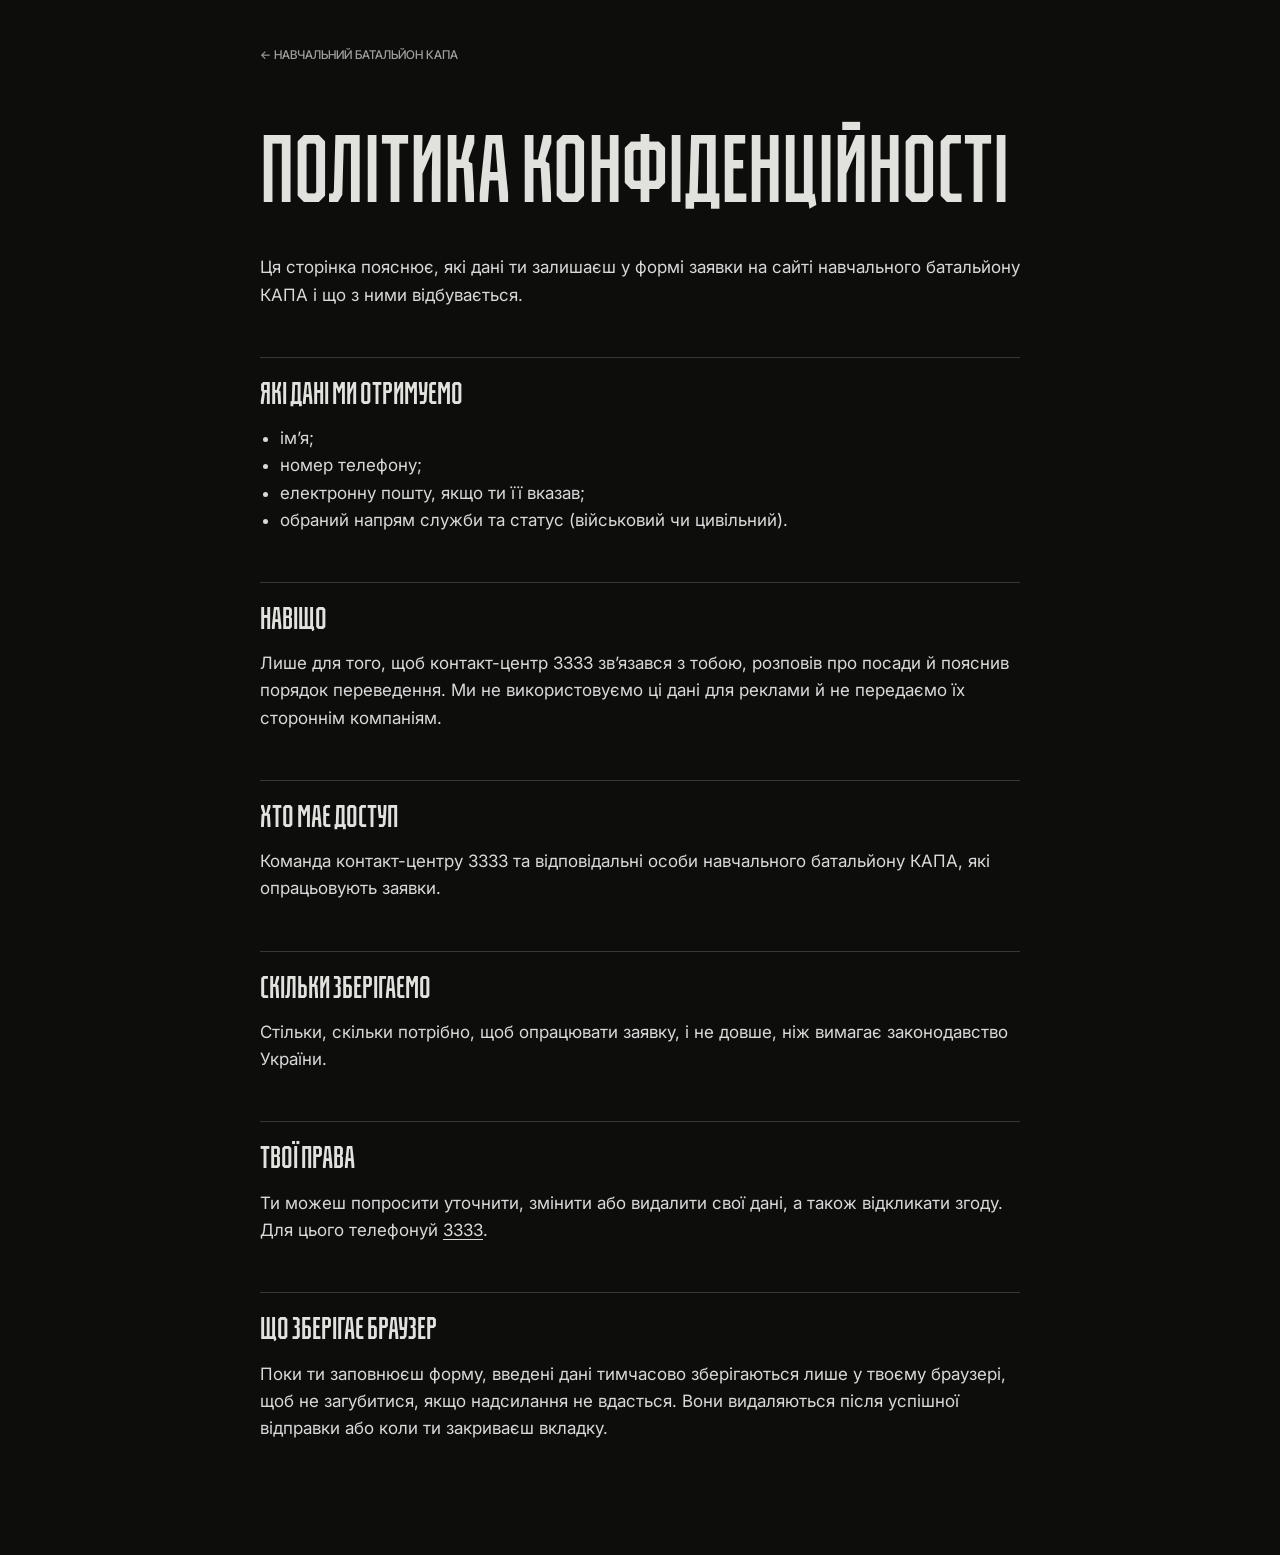
<file: privacy.html>
<!doctype html>
<html lang="uk">
<head>
<meta charset="utf-8">
<meta name="viewport" content="width=device-width,initial-scale=1">
<title>Політика конфіденційності — навчальний батальйон КАПА</title>
<meta name="robots" content="noindex,nofollow">
<meta name="theme-color" content="#0D0D0C">
<link rel="icon" href="a/favicon.svg" type="image/svg+xml">
<!-- ЧЕРНЕТКА: текст має погодити батальйон / юрист до публікації. Див. HANDOFF.md -->
<style>
@font-face{font-family:"Khartia_023 Cond";src:url(a/khartia-cond-medium.woff2) format("woff2");font-weight:500;font-display:swap}
@font-face{font-family:"Inter Tight";src:url(a/inter-tight.woff2) format("woff2");font-weight:100 900;font-display:swap}
@font-face{font-family:"Inter";src:url(a/inter.woff2) format("woff2");font-weight:100 900;font-display:swap}
html{background:#0D0D0C}
body{margin:0;background:#0D0D0C;color:#E1E1DD;font:400 17px/1.6 Inter,Arial,sans-serif;-webkit-font-smoothing:antialiased}
::selection{background:#E1E1DD;color:#0D0D0C}
a{color:inherit;text-underline-offset:3px}a:focus-visible{outline:2px solid #6987A7;outline-offset:2px}
.w{max-width:760px;margin:0 auto;padding:40px 20px 96px}
.lb{font:500 12px/1.3 "Inter Tight",Arial,sans-serif;text-transform:uppercase;color:#9E9E9E;text-decoration:none}
h1,h2{font-family:"Khartia_023 Cond","Arial Narrow",sans-serif;font-weight:500;text-transform:uppercase;line-height:.95;letter-spacing:0;margin:0}
h1{font-size:clamp(48px,9vw,96px);margin:56px 0 40px}
h2{font-size:32px;margin:48px 0 14px;padding-top:20px;border-top:1px solid #383832}
p,li{color:#D9D9D9}ul{padding-left:20px}
</style>
</head>
<body><div class="w">
<a class="lb" href="./">← Навчальний батальйон КАПА</a>
<h1>Політика конфіденційності</h1>
<p>Ця сторінка пояснює, які дані ти залишаєш у формі заявки на сайті навчального батальйону КАПА і що з ними відбувається.</p>
<h2>Які дані ми отримуємо</h2>
<ul><li>імʼя;</li><li>номер телефону;</li><li>електронну пошту, якщо ти її вказав;</li><li>обраний напрям служби та статус (військовий чи цивільний).</li></ul>
<h2>Навіщо</h2>
<p>Лише для того, щоб контакт-центр 3333 звʼязався з тобою, розповів про посади й пояснив порядок переведення. Ми не використовуємо ці дані для реклами й не передаємо їх стороннім компаніям.</p>
<h2>Хто має доступ</h2>
<p>Команда контакт-центру 3333 та відповідальні особи навчального батальйону КАПА, які опрацьовують заявки.</p>
<h2>Скільки зберігаємо</h2>
<p>Стільки, скільки потрібно, щоб опрацювати заявку, і не довше, ніж вимагає законодавство України.</p>
<h2>Твої права</h2>
<p>Ти можеш попросити уточнити, змінити або видалити свої дані, а також відкликати згоду. Для цього телефонуй <a href="tel:3333">3333</a>.</p>
<h2>Що зберігає браузер</h2>
<p>Поки ти заповнюєш форму, введені дані тимчасово зберігаються лише у твоєму браузері, щоб не загубитися, якщо надсилання не вдасться. Вони видаляються після успішної відправки або коли ти закриваєш вкладку.</p>
</div></body>
</html>
</file>
<file: base.css>
@font-face{font-family:"Khartia";src:url(a/khartia-cond-medium.woff2) format("woff2");font-weight:500;font-display:swap}
@font-face{font-family:"Inter Tight";src:url(a/inter-tight.woff2) format("woff2");font-weight:100 900;font-display:swap}
@font-face{font-family:"Inter";src:url(a/inter.woff2) format("woff2");font-weight:100 900;font-display:swap}
:root{
  --ink:#0D0D0C; --paper:#E1E1DD; --line:#383832; --mute:#9E9E9E; --kapa:#6987A7;
  --kapa-d:#4F6C8B; --g:40px; --ease:cubic-bezier(.16,1,.3,1);
  color-scheme:dark;
}
*{box-sizing:border-box}
html{background:var(--ink);scroll-behavior:auto}
body{margin:0;background:var(--ink);color:var(--paper);font-family:"Inter",system-ui,sans-serif;font-size:17px;line-height:1.5;-webkit-font-smoothing:antialiased;text-rendering:optimizeLegibility;overflow-x:clip}
::selection{background:var(--kapa);color:var(--ink)}
input,textarea{caret-color:var(--kapa)}
html{scrollbar-color:var(--line) var(--ink)}
img{display:block;max-width:100%}
a{color:inherit}
:focus-visible{outline:2px solid var(--kapa);outline-offset:3px}
.kh{font-family:"Khartia",sans-serif;font-weight:500;text-transform:uppercase;letter-spacing:0;line-height:.95;margin:0}
.it{font-family:"Inter Tight",sans-serif}
.lb{font-family:"Inter Tight",sans-serif;font-size:14px;line-height:1.3;font-weight:500;text-transform:uppercase;letter-spacing:0}
.mute{color:var(--mute)}
.wrap{padding-inline:var(--g)}
.sr{position:absolute;width:1px;height:1px;overflow:hidden;clip:rect(0 0 0 0)}
.sign{height:100%;width:auto;display:block}
.word{height:14px;width:auto;display:block}

/* шапка */
.hd{position:fixed;inset:0 0 auto;z-index:40;display:flex;align-items:center;gap:28px;height:72px;padding:0 var(--g);transition:background .4s var(--ease),border-color .4s;border-bottom:1px solid transparent}
.hd.is-solid{background:rgba(13,13,12,.92);backdrop-filter:blur(10px);border-color:var(--line)}
.hd .brand{display:flex;align-items:center;gap:12px;text-decoration:none;color:var(--paper)}
.hd .brand .sign{height:30px}
.hd .unit{font-family:"Inter Tight";font-size:12px;line-height:1.25;text-transform:uppercase;font-weight:500;color:var(--mute)}
.hd nav{margin-left:auto;display:flex;gap:28px}
.hd nav a{font-family:"Inter Tight";font-size:13px;text-transform:uppercase;font-weight:500;text-decoration:none;color:var(--paper);opacity:.8;transition:opacity .2s}
.hd nav a:hover{opacity:1}
.hd .tel{font-family:"Inter Tight";font-size:13px;font-weight:600;text-decoration:none;border:1px solid var(--line);padding:9px 14px;display:flex;gap:10px;align-items:center;transition:border-color .2s}
.hd .tel:hover{border-color:var(--paper)}
.hd.on-light:not(.is-solid) .brand,.hd.on-light:not(.is-solid) nav a,.hd.on-light:not(.is-solid) .tel{color:var(--ink)}

/* кнопка-дія */
.btn{--h:56px;display:inline-flex;align-items:stretch;height:var(--h);text-decoration:none;font-family:"Inter Tight";font-weight:600;font-size:15px;text-transform:uppercase;color:var(--ink);background:var(--paper);border:0;padding:0;cursor:pointer;transition:transform .3s var(--ease)}
.btn span{display:flex;align-items:center;padding:0 22px}
.btn i{width:var(--h);display:grid;place-items:center;background:var(--kapa);color:var(--ink);transition:background .25s}
.btn i svg{width:20px;height:20px;transition:transform .35s var(--ease)}
.btn:hover i svg{transform:translateX(4px)}
.btn:hover i{background:#7d9aba}
.btn.dark{background:var(--ink);color:var(--paper)}
.btn.ghost{background:transparent;color:inherit;box-shadow:inset 0 0 0 1px currentColor}
.btn.ghost i{background:transparent;color:inherit;box-shadow:inset 1px 0 0 currentColor}

/* прилипла заявка: те саме місце, що в герої */
.cta{position:fixed;right:var(--g);bottom:40px;z-index:50;transition:opacity .45s var(--ease),transform .45s var(--ease)}
.cta .btn{box-shadow:0 10px 30px -10px rgba(0,0,0,.6)}
.cta.is-off{opacity:0;transform:translateY(16px);pointer-events:none}

/* плейсхолдер під майбутнє фото */
.ph{position:relative;background:#1A1A18;box-shadow:inset 0 0 0 1px var(--line);display:flex;align-items:flex-end;overflow:hidden;color:var(--mute)}
.ph::before{content:"";position:absolute;inset:0;background:linear-gradient(135deg,transparent 49.6%,var(--line) 49.6%,var(--line) 50.4%,transparent 50.4%),linear-gradient(45deg,transparent 49.6%,var(--line) 49.6%,var(--line) 50.4%,transparent 50.4%);opacity:.5}
.ph p{position:relative;margin:0;padding:16px 18px;font-family:"Inter Tight";font-size:13px;line-height:1.35;background:#1A1A18;box-shadow:inset 0 1px 0 var(--line),inset -1px 0 0 var(--line)}
.ph p b{display:block;color:var(--paper);font-weight:600;text-transform:uppercase;font-size:12px;margin-bottom:2px}
.ph.light{background:#D2D2CD;color:#55554e;box-shadow:inset 0 0 0 1px #B9B9B3}
.ph.light::before{background:linear-gradient(135deg,transparent 49.6%,#B9B9B3 49.6%,#B9B9B3 50.4%,transparent 50.4%),linear-gradient(45deg,transparent 49.6%,#B9B9B3 49.6%,#B9B9B3 50.4%,transparent 50.4%)}
.ph.light p{background:#D2D2CD;box-shadow:inset 0 1px 0 #B9B9B3,inset -1px 0 0 #B9B9B3}
.ph.light p b{color:var(--ink)}

/* форма */
.fld{display:block;position:relative;margin:0 0 26px}
.fld label{display:block;font-family:"Inter Tight";font-size:13px;text-transform:uppercase;font-weight:500;color:var(--mute);margin-bottom:6px}
.fld input,.fld select{width:100%;background:transparent;border:0;border-bottom:1px solid var(--line);color:inherit;font:400 20px/1.3 "Inter";padding:8px 0 12px;border-radius:0;transition:border-color .2s;-webkit-appearance:none;appearance:none}
.fld select{background-image:linear-gradient(45deg,transparent 50%,currentColor 50%),linear-gradient(-45deg,transparent 50%,currentColor 50%);background-size:6px 6px;background-position:calc(100% - 12px) 50%,calc(100% - 6px) 50%;background-repeat:no-repeat}
.fld select option{background:var(--ink);color:var(--paper)}
.fld input:hover,.fld select:hover{border-color:var(--mute)}
.fld input:focus,.fld select:focus{outline:0;border-color:var(--kapa);box-shadow:0 1px 0 var(--kapa)}
.fld input,.fld select{scroll-margin-top:120px}
.chk input:focus-visible{outline:2px solid var(--kapa);outline-offset:3px}
.chk.err input{border-color:#E0565C}
.fld input::placeholder{color:#8a8a84}
.fld.err input{border-color:#D71920}
.fld .em{display:none;font-family:"Inter Tight";font-size:13px;color:#E0565C;margin-top:6px}
.fld.err .em{display:block}
.chk{display:flex;gap:12px;align-items:flex-start;font-size:14px;color:var(--mute);margin:6px 0 28px;cursor:pointer}
.chk input{appearance:none;-webkit-appearance:none;flex:none;width:20px;height:20px;margin:1px 0 0;border:1px solid var(--mute);display:grid;place-items:center;cursor:pointer}
.chk input:checked{background:var(--kapa);border-color:var(--kapa)}
.chk input:checked::after{content:"";width:10px;height:5px;border:2px solid var(--ink);border-top:0;border-right:0;transform:translateY(-1px) rotate(-45deg)}
.seg{display:flex;gap:0;margin-top:8px}
.seg label{flex:1;margin:0;cursor:pointer}
.seg input{position:absolute;opacity:0;width:1px;height:1px}
.seg span{display:block;text-align:center;padding:12px 0;border:1px solid var(--line);font:500 15px "Inter Tight";color:var(--paper);text-transform:none;transition:background .2s,color .2s}
.seg label+label span{border-left:0}
.seg input:checked+span{background:var(--paper);color:var(--ink)}
.seg input:focus-visible+span{outline:2px solid var(--kapa);outline-offset:2px}
.done{display:none}
form.is-sent .fields{display:none}
form.is-sent .done{display:block}
.btn[aria-busy=true] span{opacity:.6}

/* питання */
.faq details{border-top:1px solid var(--line)}
.faq details:last-child{border-bottom:1px solid var(--line)}
.faq summary{list-style:none;cursor:pointer;display:grid;grid-template-columns:1fr 28px;gap:24px;align-items:center;padding:24px 0;font:500 21px/1.3 "Inter Tight";transition:color .2s}
.faq summary::-webkit-details-marker{display:none}
.faq summary:hover{color:#fff}
.faq summary i{width:28px;height:28px;position:relative}
.faq summary i::before,.faq summary i::after{content:"";position:absolute;left:6px;right:6px;top:13px;height:2px;background:var(--kapa);transition:transform .35s var(--ease)}
.faq summary i::after{transform:rotate(90deg)}
.faq details[open] summary i::after{transform:rotate(0)}
.faq details p{margin:0 0 26px;max-width:62ch;color:#BDBDB8;font-size:17px}

/* підвал */
.ft{display:flex;align-items:center;gap:24px;padding:28px var(--g) 36px;border-top:1px solid var(--line);font-family:"Inter Tight";font-size:13px;color:var(--mute)}
.ft .sign{height:26px;color:var(--paper)}
.ft a{color:var(--paper);text-decoration-color:var(--line);text-underline-offset:4px}
.ft .r{margin-left:auto;display:flex;gap:24px}

/* поява: стан за замовчуванням видимий, рух лише коли дозволено */
.mo .rv{opacity:0;transform:translateY(28px);transition:opacity .9s var(--ease),transform 1.1s var(--ease)}
.mo .rv.is-in{opacity:1;transform:none}
.mo .rv-d1{transition-delay:.08s}.mo .rv-d2{transition-delay:.16s}.mo .rv-d3{transition-delay:.24s}
.ln{display:block}
.mo .ln{overflow:hidden;display:block}
.mo .ln>span{display:block;transform:translateY(105%);transition:transform 1.1s var(--ease)}
.mo .is-in .ln>span,.mo .ln.is-in>span{transform:none}
.mo .is-in .ln:nth-child(2)>span{transition-delay:.08s}
.mo .is-in .ln:nth-child(3)>span{transition-delay:.16s}

/* мітка варіанта для показу */
.vtag{position:fixed;right:var(--g);top:84px;z-index:45;font:500 12px "Inter Tight";text-transform:uppercase;color:var(--mute);background:rgba(13,13,12,.85);padding:8px 10px;transition:opacity .3s;box-shadow:inset 0 0 0 1px var(--line);display:flex;gap:12px}
.vtag a{color:var(--paper)}

@media (max-width:720px){
  :root{--g:18px}
  body{font-size:16px}
  .hd{height:60px;gap:14px}
  .hd nav,.hd .unit{display:none}
  .hd .tel{margin-left:auto}
  .cta{left:var(--g);right:var(--g);bottom:16px}
  .cta .btn{width:100%;justify-content:space-between}
  .vtag{display:none}
  .faq summary{font-size:18px}
  .ft{flex-wrap:wrap}
  .ft .r{margin-left:0}
}
</file>
